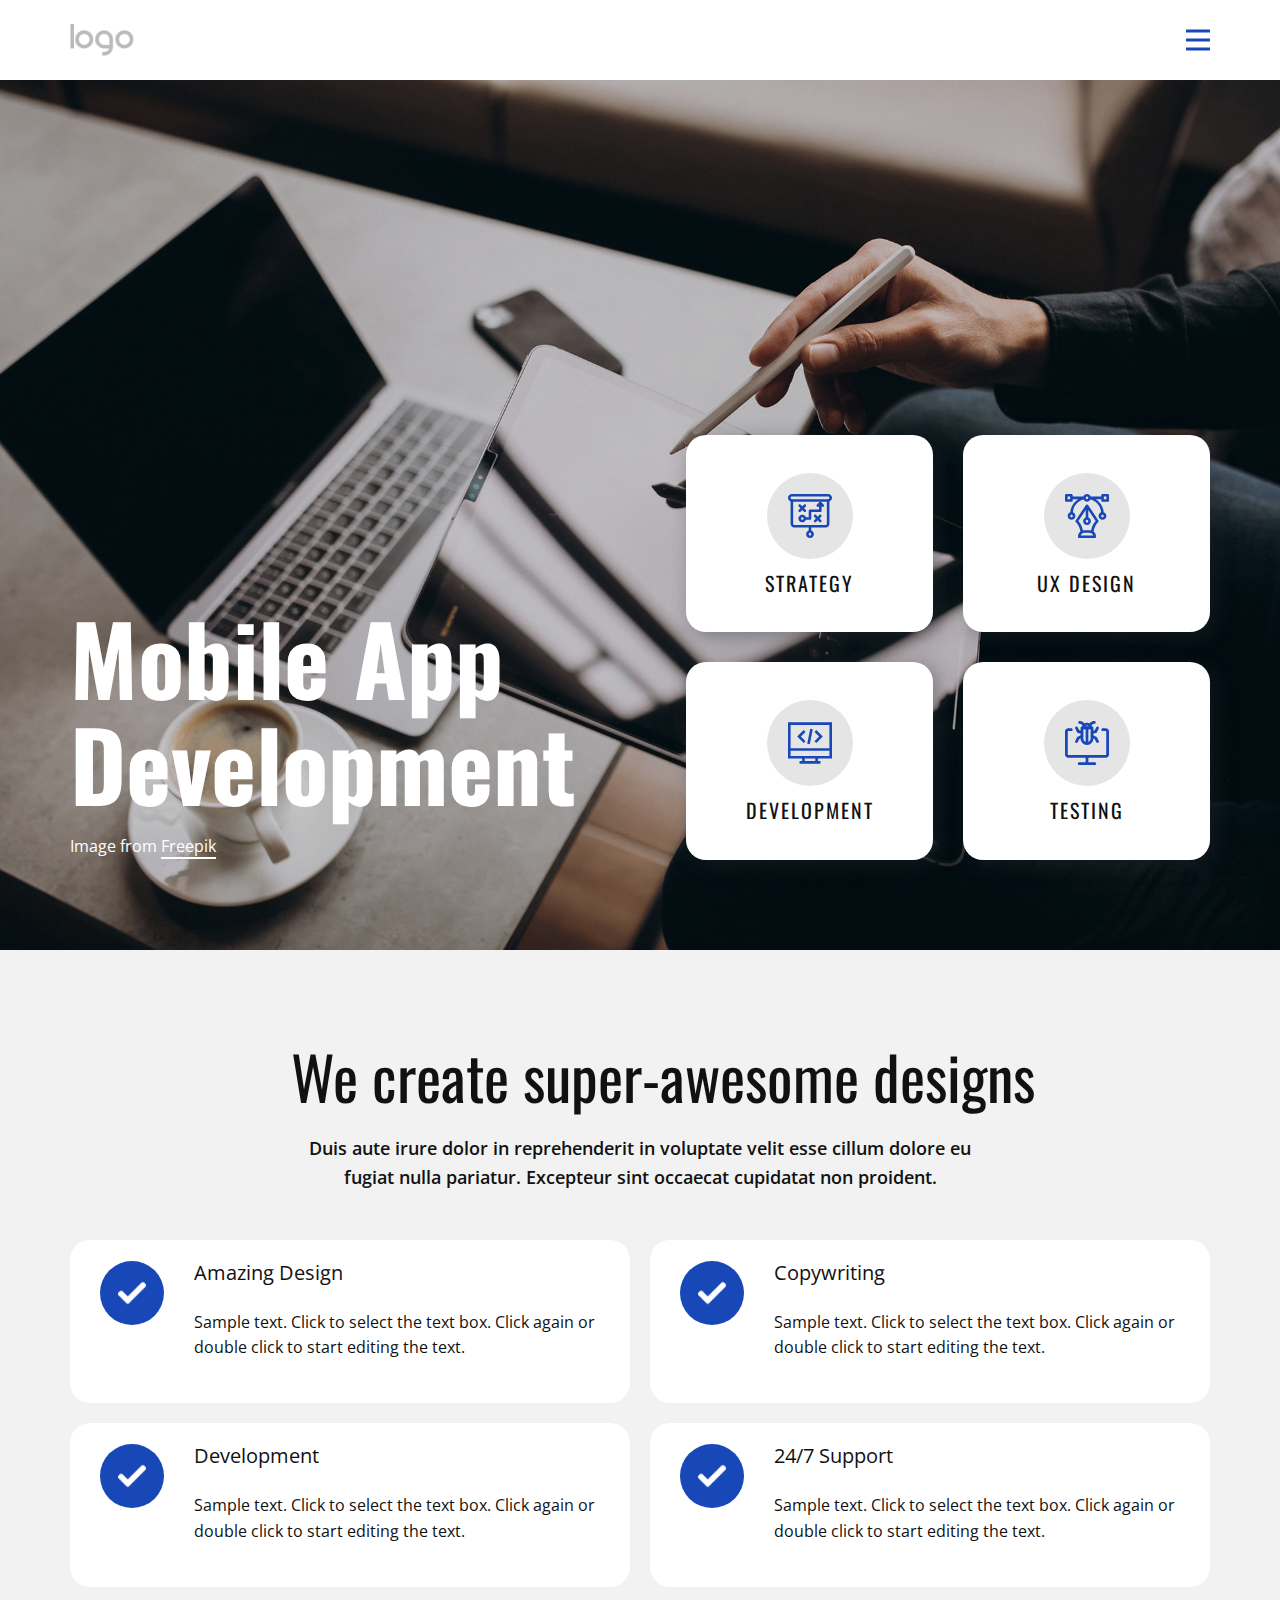
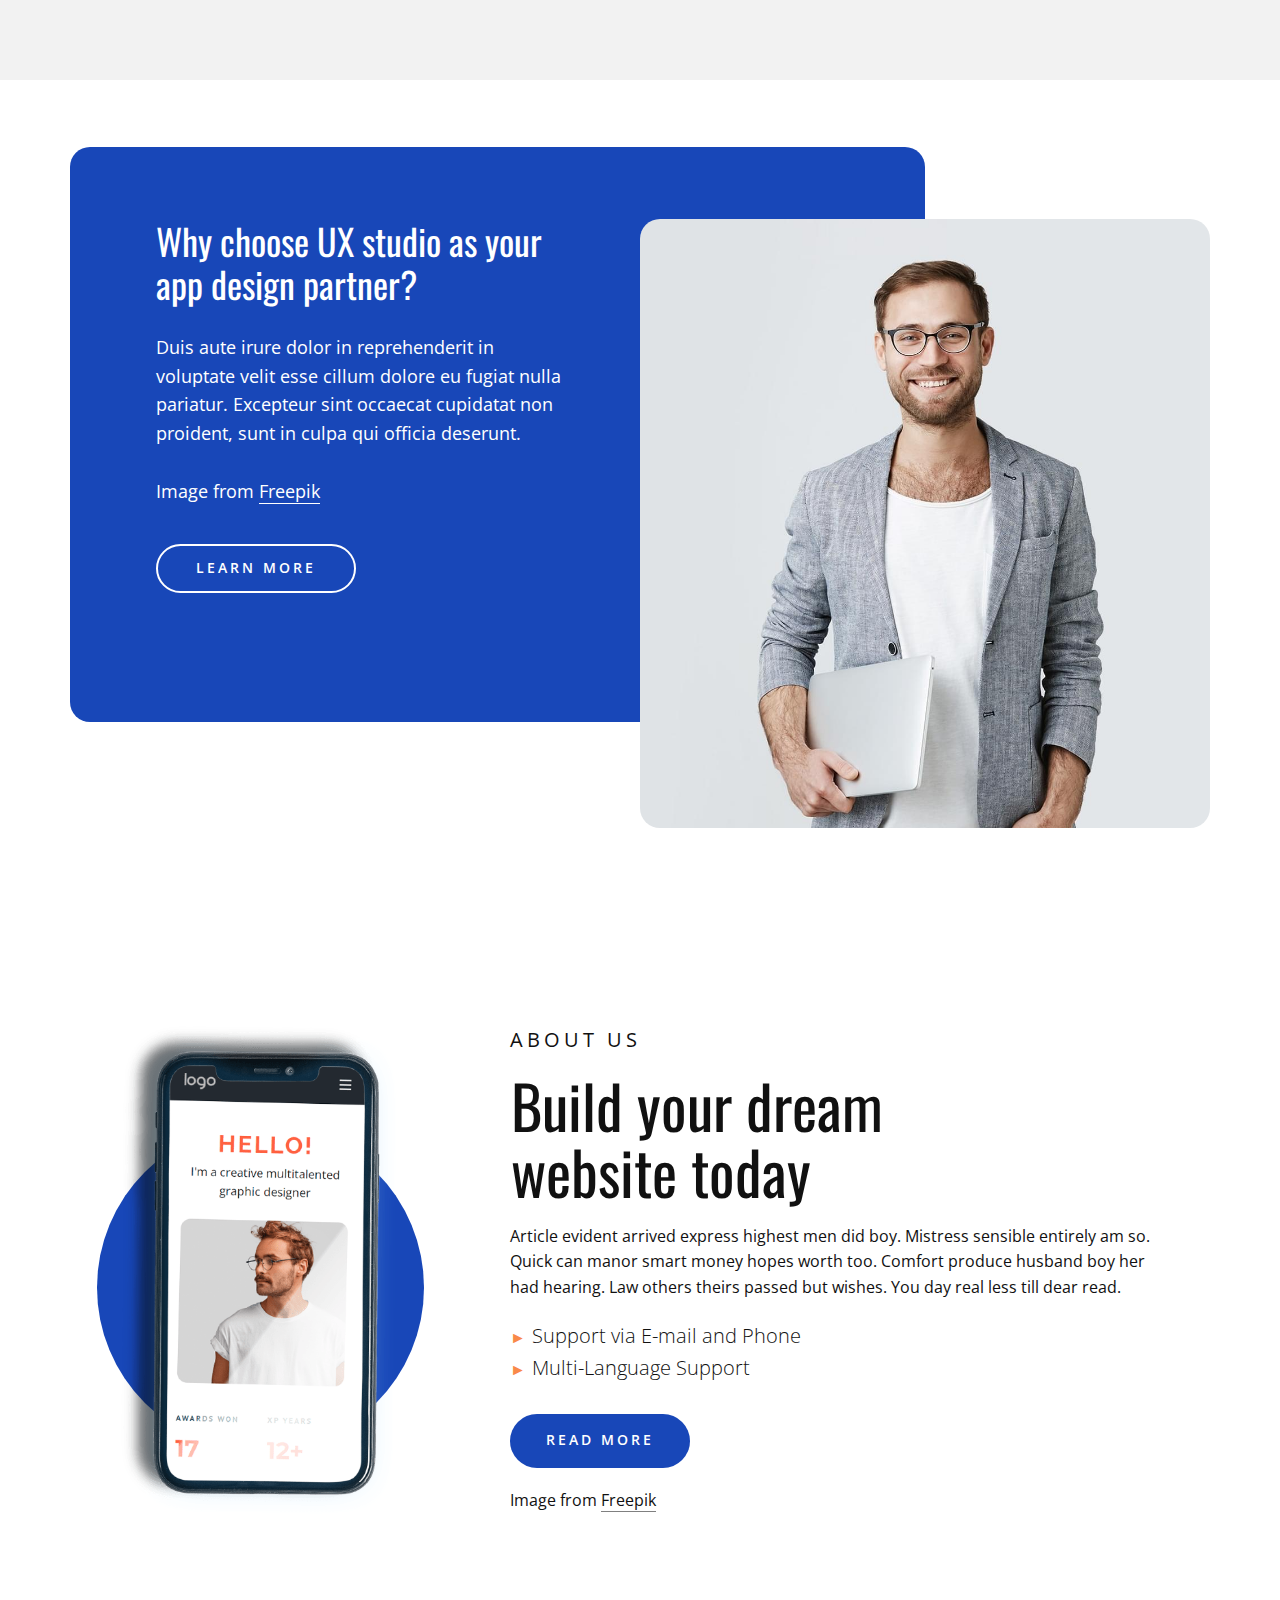
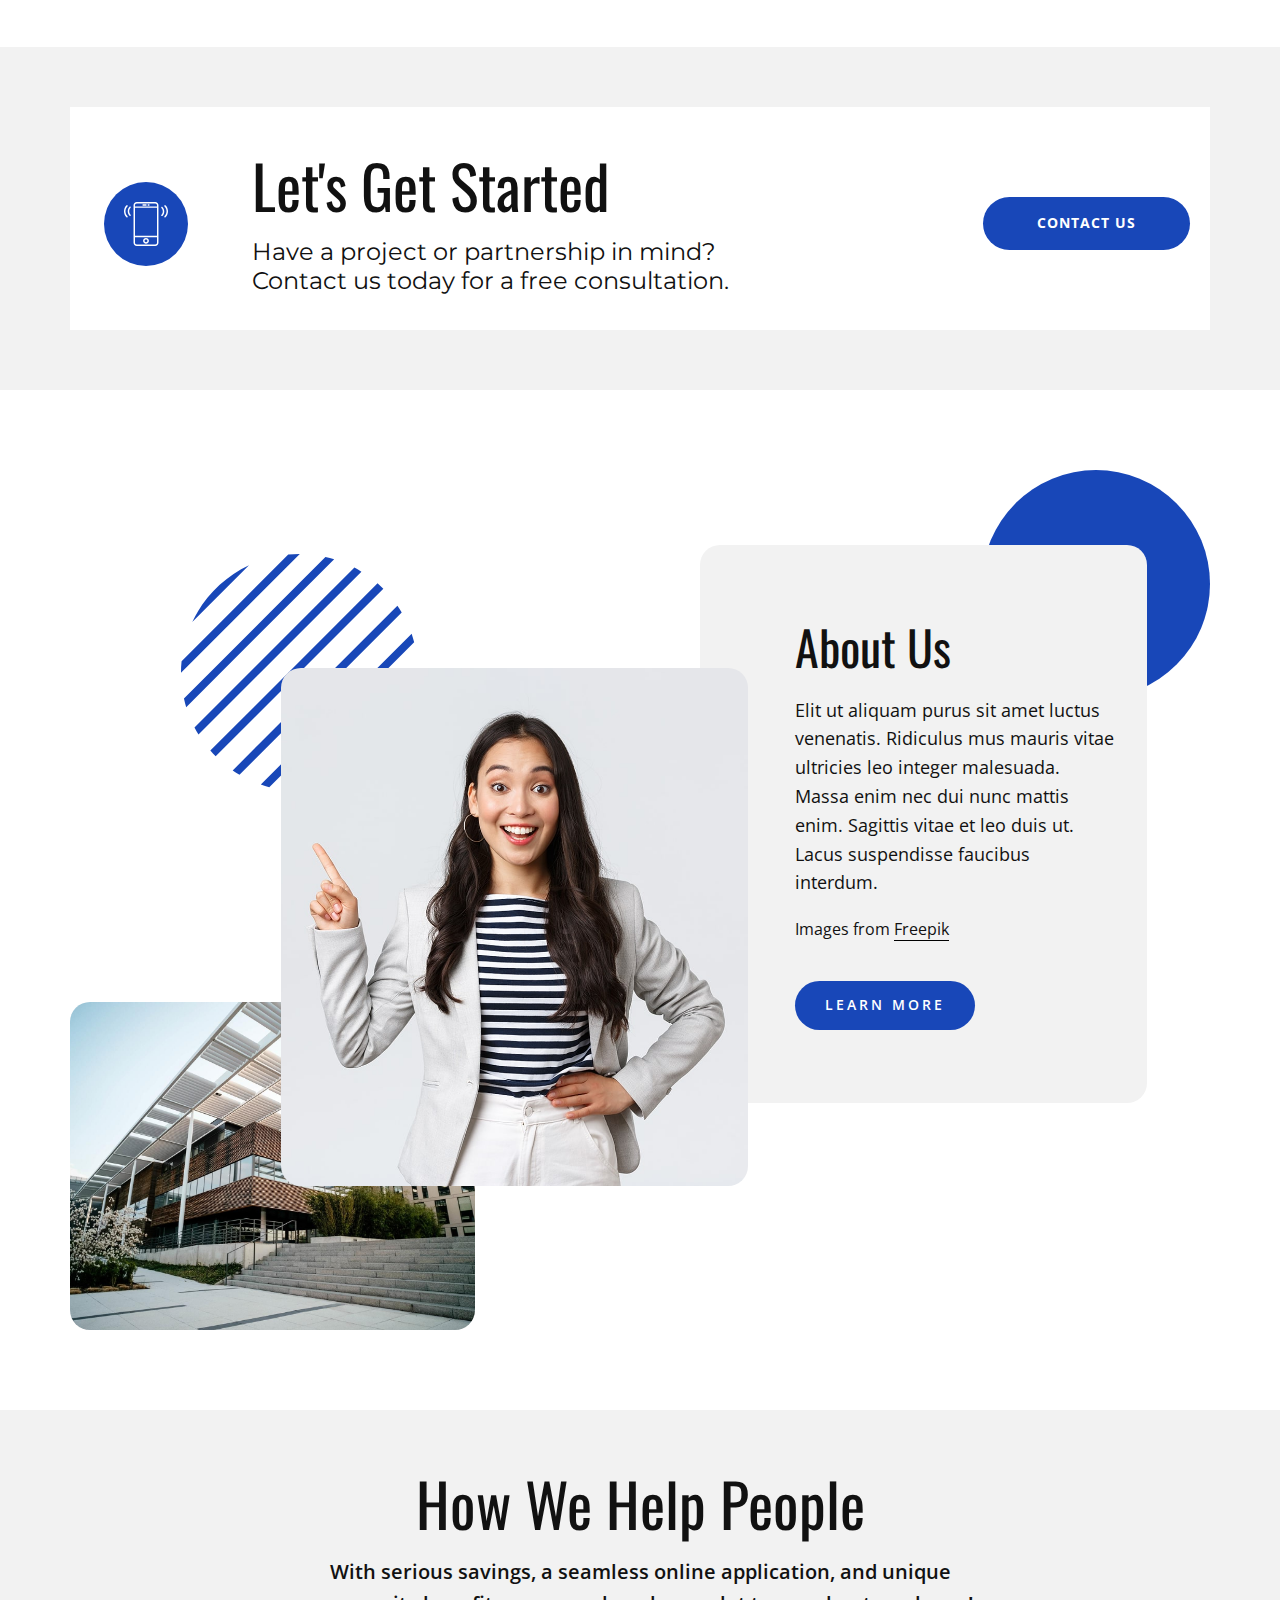
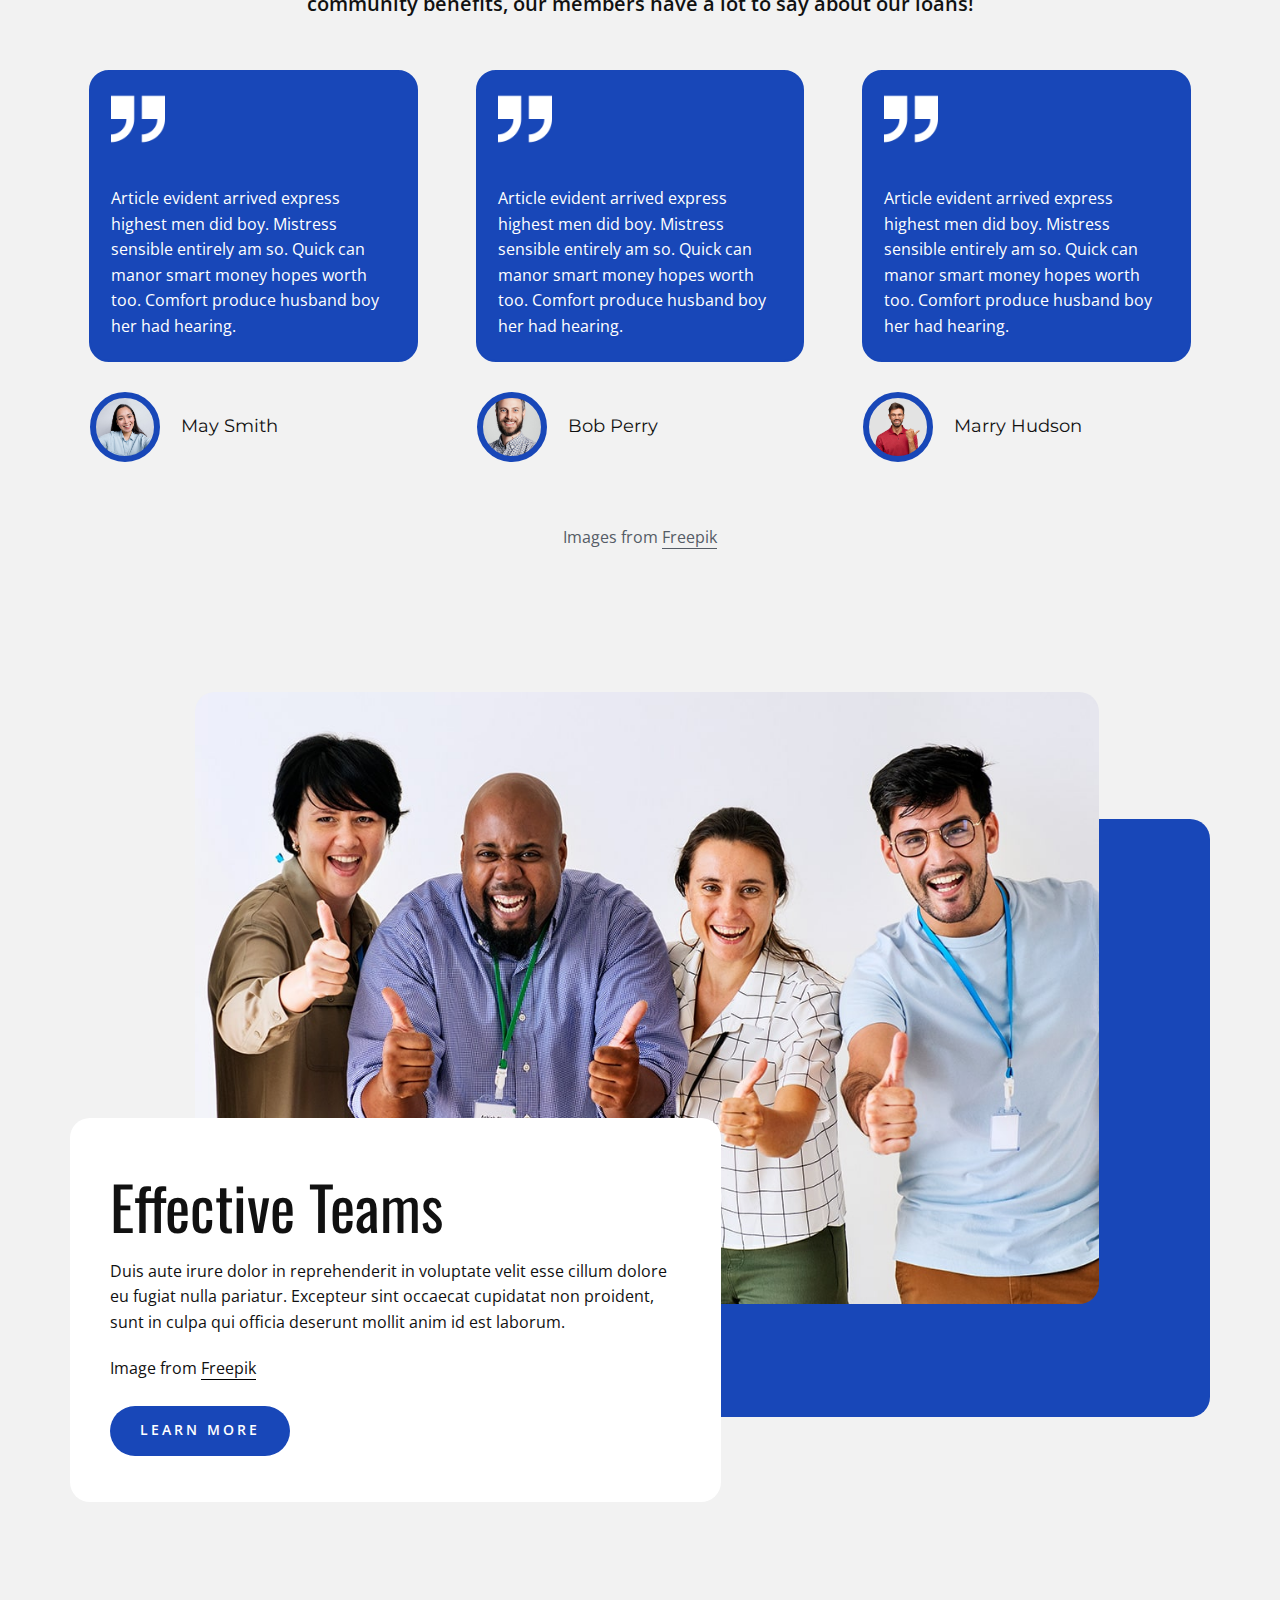
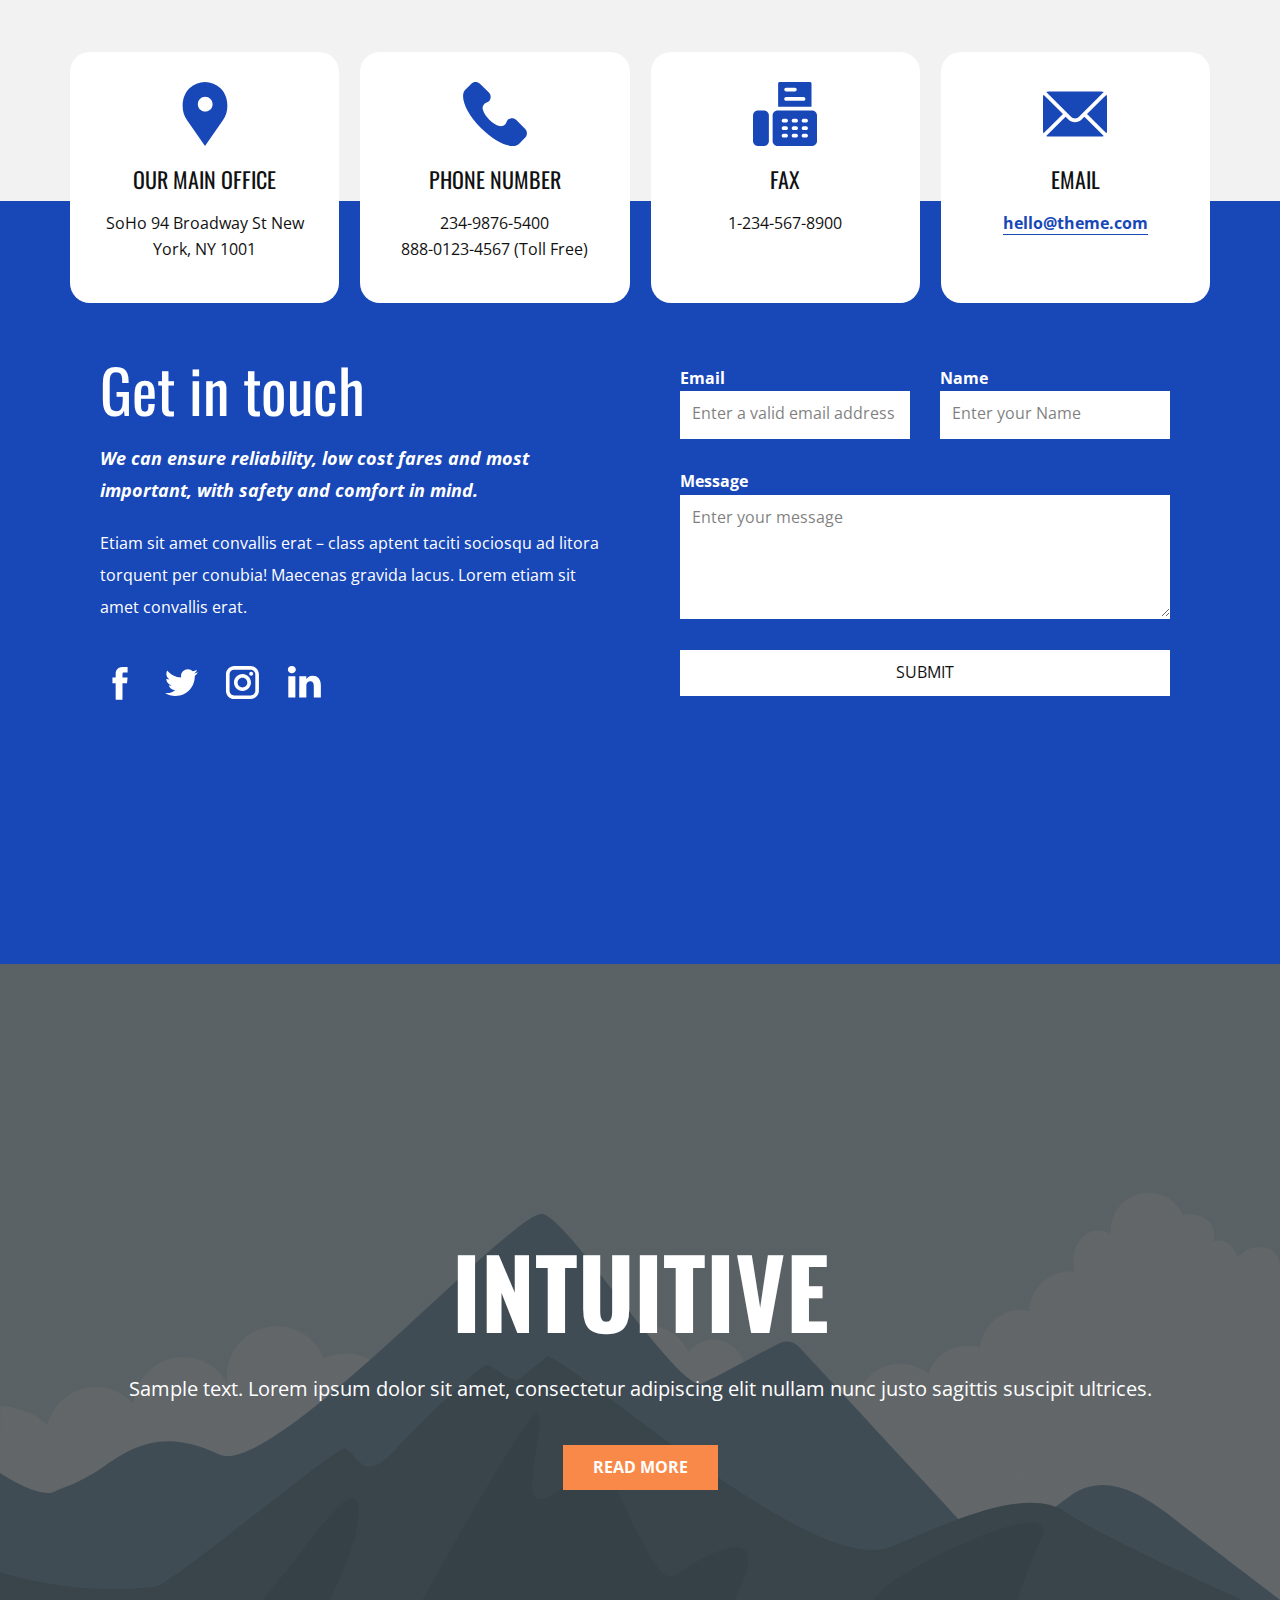
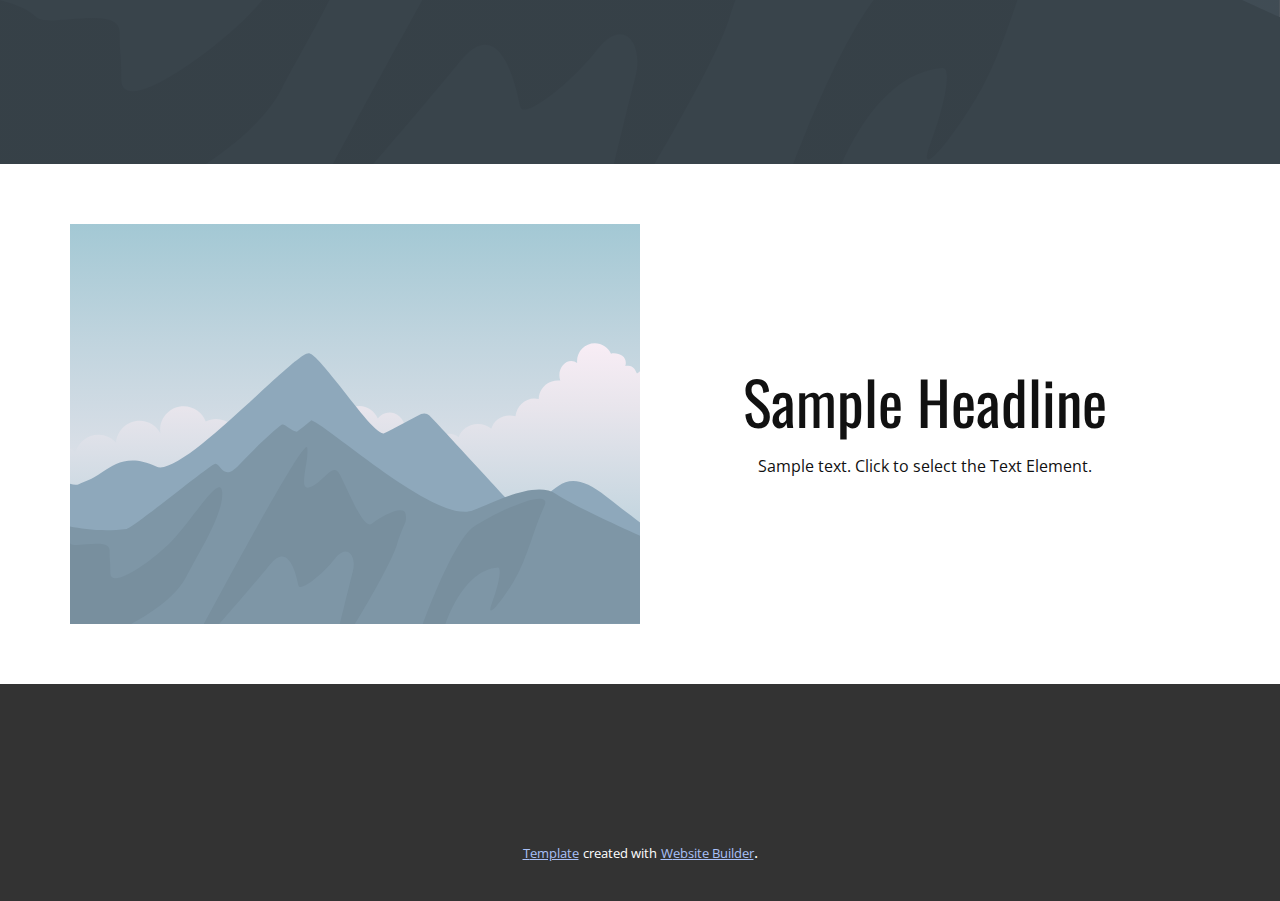
<file: frontend/html/WebSite5271632/index.html>
<!DOCTYPE html>
<html style="font-size: 16px;" lang="en"><head>
    <meta name="viewport" content="width=device-width, initial-scale=1.0">
    <meta charset="utf-8">
    <meta name="keywords" content="Mobile App Development">
    <meta name="description" content="">
    <title>home 1</title>
    <link rel="stylesheet" href="nicepage.css" media="screen">
<link rel="stylesheet" href="home-1.css" media="screen">
    <script class="u-script" type="text/javascript" src="jquery-1.9.1.min.js" defer=""></script>
    <script class="u-script" type="text/javascript" src="nicepage.js" defer=""></script>
    <meta name="generator" content="Nicepage 5.12.9, nicepage.com">
    <meta name="referrer" content="origin">
    <link id="u-theme-google-font" rel="stylesheet" href="https://fonts.googleapis.com/css?family=Oswald:200,300,400,500,600,700|Open+Sans:300,300i,400,400i,500,500i,600,600i,700,700i,800,800i">
    <link id="u-page-google-font" rel="stylesheet" href="https://fonts.googleapis.com/css?family=Oswald:200,300,400,500,600,700|Montserrat:100,100i,200,200i,300,300i,400,400i,500,500i,600,600i,700,700i,800,800i,900,900i">
    
    
    
    
    
    
    
    
    
    
    
    
    <script type="application/ld+json">{
		"@context": "http://schema.org",
		"@type": "Organization",
		"name": "",
		"url": "/",
		"logo": "images/default-logo.png"
}</script>
    <meta name="theme-color" content="#1847b8">
    <meta property="og:title" content="home 1">
    <meta property="og:type" content="website">
    <link rel="canonical" href="/">
  <meta data-intl-tel-input-cdn-path="intlTelInput/"></head>
  <body data-home-page="https://website5271632.nicepage.io/home-1.html?version=c1f52ab0-ce0e-4ed8-a999-59a5ec759a90" data-home-page-title="home 1" class="u-body u-xl-mode" data-lang="en"><header class="u-clearfix u-header u-header" id="sec-8ac9"><div class="u-clearfix u-sheet u-valign-middle u-sheet-1">
        <a href="https://nicepage.com" class="u-image u-logo u-image-1">
          <img src="images/default-logo.png" class="u-logo-image u-logo-image-1">
        </a>
        <nav class="u-menu u-menu-hamburger u-offcanvas u-menu-1" data-responsive-from="XL">
          <div class="menu-collapse" style="font-size: 1rem; letter-spacing: 0px; font-weight: 700; text-transform: uppercase;">
            <a class="u-button-style u-custom-border u-custom-border-color u-custom-borders u-custom-left-right-menu-spacing u-custom-padding-bottom u-custom-text-active-color u-custom-text-color u-custom-text-hover-color u-custom-top-bottom-menu-spacing u-nav-link u-text-active-palette-1-base u-text-hover-palette-2-base u-text-palette-1-base" href="#">
              <svg class="u-svg-link" viewBox="0 0 24 24"><use xlink:href="#menu-hamburger"></use></svg>
              <svg class="u-svg-content" version="1.1" id="menu-hamburger" viewBox="0 0 16 16" x="0px" y="0px" xmlns:xlink="http://www.w3.org/1999/xlink" xmlns="http://www.w3.org/2000/svg"><g><rect y="1" width="16" height="2"></rect><rect y="7" width="16" height="2"></rect><rect y="13" width="16" height="2"></rect>
</g></svg>
            </a>
          </div>
          <div class="u-custom-menu u-nav-container">
            <ul class="u-nav u-spacing-20 u-unstyled u-nav-1"><li class="u-nav-item"><a class="u-button-style u-nav-link u-text-active-palette-1-base u-text-grey-90 u-text-hover-palette-1-base" href="#" style="padding: 10px;">home</a>
</li></ul>
          </div>
          <div class="u-custom-menu u-nav-container-collapse">
            <div class="u-black u-container-style u-inner-container-layout u-opacity u-opacity-95 u-sidenav">
              <div class="u-inner-container-layout u-sidenav-overflow">
                <div class="u-menu-close"></div>
                <ul class="u-align-center u-nav u-popupmenu-items u-unstyled u-nav-2"><li class="u-nav-item"><a class="u-button-style u-nav-link" href="#">home</a>
</li></ul>
              </div>
            </div>
            <div class="u-black u-menu-overlay u-opacity u-opacity-70"></div>
          </div>
        </nav>
      </div></header> 
    <section class="u-align-right u-clearfix u-image u-shading u-section-1" id="sec-2e45">
      <div class="u-clearfix u-sheet u-sheet-1">
        <h1 class="u-align-left u-custom-font u-font-oswald u-text u-text-body-alt-color u-text-1">Mobile App Development</h1>
        <p class="u-align-left u-text u-text-body-alt-color u-text-2">Image from <a href="https://www.freepik.com/photos/business" class="u-border-2 u-border-no-left u-border-no-right u-border-no-top u-border-white u-btn u-button-link u-button-style u-none u-text-body-alt-color u-btn-1">Freepik</a>
        </p>
        <div class="u-list u-list-1">
          <div class="u-repeater u-repeater-1">
            <div class="u-align-center u-container-style u-list-item u-radius-20 u-repeater-item u-shape-round u-video-cover u-white u-list-item-1">
              <div class="u-container-layout u-similar-container u-valign-middle u-container-layout-1"><span class="u-grey-10 u-icon u-icon-circle u-text-palette-1-base u-icon-1"><svg class="u-svg-link" preserveAspectRatio="xMidYMin slice" viewBox="0 0 512 512" style=""><use xlink:href="#svg-d293"></use></svg><svg class="u-svg-content" viewBox="0 0 512 512" x="0px" y="0px" id="svg-d293" style="enable-background:new 0 0 512 512;"><g><g><path d="M386.607,304.394L367.213,285l19.393-19.393c5.859-5.858,5.859-15.356,0-21.214c-5.857-5.858-15.355-5.858-21.213,0    L346,263.787l-19.394-19.394c-5.857-5.858-15.355-5.858-21.213,0c-5.858,5.858-5.858,15.355,0,21.213L324.787,285l-19.393,19.393    c-5.858,5.858-5.858,15.355,0,21.213c5.857,5.857,15.355,5.858,21.213,0L346,306.213l19.394,19.394    c5.857,5.857,15.355,5.858,21.213,0C392.465,319.749,392.465,310.252,386.607,304.394z"></path>
</g>
</g><g><g><path d="M206.607,184.394L187.213,165l19.393-19.393c5.858-5.858,5.858-15.355,0-21.213c-5.857-5.858-15.355-5.858-21.213,0    L166,143.787l-19.394-19.394c-5.857-5.858-15.355-5.858-21.213,0c-5.858,5.858-5.858,15.355,0,21.213L144.787,165l-19.393,19.393    c-5.859,5.858-5.859,15.356,0,21.214c5.857,5.857,15.355,5.858,21.213,0L166,186.213l19.394,19.394    c5.857,5.857,15.355,5.858,21.213,0C212.465,199.749,212.465,190.252,206.607,184.394z"></path>
</g>
</g><g><g><path d="M416.606,124.394l-30-30c-0.029-0.029-0.06-0.052-0.089-0.081c-5.916-5.822-15.373-5.668-21.124,0.081l-30,30    c-5.858,5.858-5.858,15.355,0,21.213c5.857,5.858,15.355,5.858,21.213,0l4.394-4.394V180H256c-8.284,0-15,6.716-15,15v75h-32.58    c-6.192-17.459-22.865-30-42.42-30c-24.813,0-45,20.187-45,45s20.187,45,45,45c19.555,0,36.228-12.541,42.42-30H256    c8.284,0,15-6.716,15-15v-75h105c8.284,0,15-6.716,15-15v-53.787l4.394,4.394C398.322,148.535,402.161,150,406,150    s7.678-1.465,10.606-4.393C422.464,139.749,422.464,130.252,416.606,124.394z M166,300c-8.271,0-15-6.729-15-15s6.729-15,15-15    s15,6.729,15,15S174.271,300,166,300z"></path>
</g>
</g><g><g><path d="M467,0H45C20.187,0,0,20.187,0,45c0,19.555,12.541,36.228,30,42.42V345c0,24.813,20.187,45,45,45h166v34.58    c-17.459,6.192-30,22.865-30,42.42c0,24.813,20.187,45,45,45s45-20.187,45-45c0-19.555-12.541-36.228-30-42.42V390h166    c24.813,0,45-20.187,45-45V87.42c17.459-6.192,30-22.865,30-42.42C512,20.187,491.813,0,467,0z M256,482c-8.271,0-15-6.729-15-15    s6.729-15,15-15s15,6.729,15,15S264.271,482,256,482z M452,345c0,8.271-6.729,15-15,15H75c-8.271,0-15-6.729-15-15V90h392V345z     M467,60H45c-8.271,0-15-6.729-15-15s6.729-15,15-15h422c8.271,0,15,6.729,15,15S475.271,60,467,60z"></path>
</g>
</g></svg></span>
                <h4 class="u-text u-text-3">strategy</h4>
              </div>
            </div>
            <div class="u-align-center u-container-style u-list-item u-radius-20 u-repeater-item u-shape-round u-video-cover u-white u-list-item-2">
              <div class="u-container-layout u-similar-container u-valign-middle u-container-layout-2"><span class="u-grey-10 u-icon u-icon-circle u-text-palette-1-base u-icon-2"><svg class="u-svg-link" preserveAspectRatio="xMidYMin slice" viewBox="0 0 512 512" style=""><use xlink:href="#svg-ddc0"></use></svg><svg class="u-svg-content" viewBox="0 0 512 512" x="0px" y="0px" id="svg-ddc0" style="enable-background:new 0 0 512 512;"><g><g><path d="M497,0h-60c-8.284,0-15,6.716-15,15v15H298.42C292.228,12.542,275.555,0,256,0s-36.228,12.542-42.42,30H90V15    c0-8.284-6.716-15-15-15H15C6.716,0,0,6.716,0,15v60c0,8.284,6.716,15,15,15h60c8.284,0,15-6.716,15-15V59.8h62.377    c-54.116,34.274-87.012,92.175-90.969,153.642C43.738,219.518,31,236.294,31,256c0,24.813,20.187,45,45,45s45-20.187,45-45    c0-19.38-12.315-35.938-29.53-42.26c5.326-70.647,56.198-131.494,124.226-148.758C223.07,79.794,238.361,90,256,90    c17.639,0,32.93-10.206,40.304-25.017c68.029,17.264,118.9,78.111,124.226,148.758C403.315,220.062,391,236.62,391,256    c0,24.813,20.187,45,45,45s45-20.187,45-45c0-19.706-12.738-36.482-30.408-42.558C446.627,151.852,413.633,94.207,359.623,60H422    v15c0,8.284,6.716,15,15,15h60c8.284,0,15-6.716,15-15V15C512,6.716,505.284,0,497,0z M60,60H30V30h30V60z M76,271    c-8.271,0-15-6.729-15-15s6.729-15,15-15s15,6.729,15,15S84.271,271,76,271z M256,60c-8.271,0-15-6.729-15-15s6.729-15,15-15    s15,6.729,15,15S264.271,60,256,60z M436,241c8.271,0,15,6.729,15,15s-6.729,15-15,15s-15-6.729-15-15S427.729,241,436,241z     M482,60h-30V30h30V60z"></path>
</g>
</g><g><g><path d="M388.48,307.679l-120-179.999c-0.004-0.006-0.009-0.012-0.013-0.019c-0.043-0.064-0.09-0.125-0.134-0.188    c-0.206-0.299-0.423-0.587-0.649-0.868c-6.321-7.854-18.357-7.324-24.017,0.868c-0.044,0.063-0.091,0.124-0.134,0.188    c-0.004,0.007-0.009,0.012-0.013,0.019l-120,180c-3.967,5.949-3.182,13.871,1.874,18.927    c29.927,29.927,48.975,69.047,54.164,110.901c-2.329,1.883-4.578,3.899-6.71,6.081C158.759,458.001,151,476.97,151,497    c0,8.284,6.716,15,15,15h180c8.284,0,15-6.716,15-15c0-20.03-7.759-38.999-21.847-53.412c-2.133-2.182-4.381-4.198-6.711-6.081    c5.188-41.856,24.236-80.976,54.163-110.9C391.662,321.551,392.447,313.628,388.48,307.679z M256,301c8.271,0,15,6.729,15,15    s-6.729,15-15,15s-15-6.729-15-15S247.729,301,256,301z M183.558,482c6.241-17.833,23.159-31,42.442-31h60    c19.283,0,36.201,13.167,42.442,31H183.558z M304.245,423.283C298.345,421.777,292.229,421,286,421h-60    c-6.229,0-12.345,0.777-18.245,2.284c-7.02-40.429-25.251-78.221-52.65-108.899L241,185.542v88.039    c-17.459,6.192-30,22.865-30,42.42c0,24.813,20.187,45,45,45s45-20.187,45-45c0-19.555-12.541-36.228-30-42.42v-88.039    l85.896,128.843C329.496,345.06,311.264,382.853,304.245,423.283z"></path>
</g>
</g></svg></span>
                <h4 class="u-text u-text-4">ux Design</h4>
              </div>
            </div>
            <div class="u-align-center u-container-style u-list-item u-radius-20 u-repeater-item u-shape-round u-video-cover u-white u-list-item-3">
              <div class="u-container-layout u-similar-container u-valign-middle u-container-layout-3"><span class="u-grey-10 u-icon u-icon-circle u-text-palette-1-base u-icon-3"><svg class="u-svg-link" preserveAspectRatio="xMidYMin slice" viewBox="0 0 512 512" style=""><use xlink:href="#svg-ce99"></use></svg><svg class="u-svg-content" viewBox="0 0 512 512" x="0px" y="0px" id="svg-ce99" style="enable-background:new 0 0 512 512;"><g><g><path d="M0,15.845v420.259h164.332v30.049h-30.036v30.001h243.407v-30.001h-30.036v-30.049H512V15.845H0z M317.665,466.153    H194.334v-30.049h123.332V466.153z M481.999,406.103H30.001v-60.075h451.997V406.103z M481.999,316.027H30.001V45.847h451.997    V316.027z"></path>
</g>
</g><g><g><polygon points="203.943,126.712 182.729,105.498 107.29,180.937 182.729,256.375 203.943,235.161 149.718,180.937   "></polygon>
</g>
</g><g><g><polygon points="329.271,105.498 308.057,126.712 362.282,180.937 308.057,235.161 329.271,256.375 404.709,180.937   "></polygon>
</g>
</g><g><g><rect x="166.742" y="165.947" transform="matrix(0.1951 -0.9808 0.9808 0.1951 28.5815 396.7237)" width="178.511" height="30.002"></rect>
</g>
</g></svg></span>
                <h4 class="u-text u-text-5">development</h4>
              </div>
            </div>
            <div class="u-align-center u-container-style u-list-item u-radius-20 u-repeater-item u-shape-round u-video-cover u-white u-list-item-4">
              <div class="u-container-layout u-similar-container u-valign-middle u-container-layout-4"><span class="u-grey-10 u-icon u-icon-circle u-text-palette-1-base u-icon-4"><svg class="u-svg-link" preserveAspectRatio="xMidYMin slice" viewBox="0 0 24 24" style=""><use xlink:href="#svg-4417"></use></svg><svg class="u-svg-content" viewBox="0 0 24 24" id="svg-4417"><path d="m22.25 20h-20.5c-.965 0-1.75-.785-1.75-1.75v-12.5c0-.965.785-1.75 1.75-1.75h1.68c.414 0 .75.336.75.75s-.336.75-.75.75h-1.68c-.136 0-.25.114-.25.25v12.5c0 .136.114.25.25.25h20.5c.136 0 .25-.114.25-.25v-12.5c0-.136-.114-.25-.25-.25h-1.68c-.414 0-.75-.336-.75-.75s.336-.75.75-.75h1.68c.965 0 1.75.785 1.75 1.75v12.5c0 .965-.785 1.75-1.75 1.75z"></path><path d="m16.25 24h-8.5c-.414 0-.75-.336-.75-.75s.336-.75.75-.75h8.5c.414 0 .75.336.75.75s-.336.75-.75.75z"></path><path d="m12 24c-.414 0-.75-.336-.75-.75v-4c0-.414.336-.75.75-.75s.75.336.75.75v4c0 .414-.336.75-.75.75z"></path><path d="m14 4.5h-4c-.414 0-.75-.336-.75-.75 0-1.517 1.233-2.75 2.75-2.75s2.75 1.233 2.75 2.75c0 .414-.336.75-.75.75zm-3-1.5h2c-.229-.304-.591-.5-1-.5s-.771.196-1 .5z"></path><path d="m13.601 3.3c-.069 0-.139-.01-.208-.029-.398-.115-.628-.53-.513-.929.397-1.379 1.68-2.342 3.12-2.342.414 0 .75.336.75.75s-.336.75-.75.75c-.775 0-1.466.518-1.679 1.258-.095.328-.395.542-.72.542z"></path><path d="m10.399 3.3c-.326 0-.625-.214-.72-.542-.213-.74-.904-1.258-1.679-1.258-.414 0-.75-.336-.75-.75s.336-.75.75-.75c1.44 0 2.723.963 3.121 2.342.115.398-.115.813-.513.929-.07.019-.14.029-.209.029z"></path><path d="m14.75 7c-.336 0-.642-.228-.727-.568-.101-.401.144-.809.545-.909l1.666-.416.846-1.691c.186-.371.636-.521 1.006-.336.371.186.521.636.335 1.006l-1 2c-.098.196-.276.34-.489.393l-2 .5c-.061.014-.122.021-.182.021z"></path><path d="m17.75 12c-.275 0-.54-.151-.671-.415l-.886-1.771-1.771-.858c-.373-.181-.528-.629-.348-1.002s.629-.527 1.002-.348l2 .97c.149.072.27.191.344.34l1 2c.185.37.035.82-.335 1.006-.107.053-.222.078-.335.078z"></path><path d="m9.25 7c-.06 0-.121-.007-.182-.022l-2-.5c-.213-.053-.391-.197-.489-.393l-1-2c-.185-.37-.035-.82.335-1.006.372-.185.821-.035 1.006.336l.846 1.691 1.666.416c.402.101.646.508.545.909-.084.341-.391.569-.727.569z"></path><path d="m6.25 12c-.113 0-.227-.025-.335-.079-.371-.186-.521-.636-.335-1.006l1-2c.074-.148.195-.268.344-.34l2-.97c.372-.178.821-.025 1.001.348.181.373.025.821-.348 1.002l-1.77.858-.886 1.771c-.131.265-.397.416-.671.416z"></path><path d="m12 13c-1.93 0-3.5-1.57-3.5-3.5v-5.75c0-.414.336-.75.75-.75h5.5c.414 0 .75.336.75.75v5.75c0 1.93-1.57 3.5-3.5 3.5zm-2-8.5v5c0 1.103.897 2 2 2s2-.897 2-2v-5z"></path><path d="m12 13c-.414 0-.75-.336-.75-.75v-8.5c0-.414.336-.75.75-.75s.75.336.75.75v8.5c0 .414-.336.75-.75.75z"></path></svg></span>
                <h4 class="u-text u-text-6">testing</h4>
              </div>
            </div>
          </div>
        </div>
      </div>
    </section>
    <section class="u-align-center-lg u-align-center-md u-align-center-xl u-align-left-sm u-align-left-xs u-clearfix u-grey-5 u-section-2" id="carousel_e8ef">
      <div class="u-clearfix u-sheet u-valign-middle u-sheet-1">
        <h2 class="u-text u-text-1"> We create super-awesome designs</h2>
        <p class="u-text u-text-2"> Duis aute irure dolor in reprehenderit in voluptate velit esse cillum dolore eu fugiat nulla pariatur. Excepteur sint occaecat cupidatat non proident. </p>
        <div class="u-expanded-width u-list u-list-1">
          <div class="u-repeater u-repeater-1">
            <div class="u-align-left u-container-style u-list-item u-radius-20 u-repeater-item u-shape-round u-white u-list-item-1">
              <div class="u-container-layout u-similar-container u-container-layout-1"><span class="u-file-icon u-icon u-icon-circle u-palette-1-base u-text-white u-icon-1"><img src="images/1828743-b773816f.png" alt=""></span>
                <h5 class="u-custom-font u-text u-text-font u-text-3">Amazing Design</h5>
                <p class="u-text u-text-4">Sample text. Click to select the text box. Click again or double click to start editing the text.</p>
              </div>
            </div>
            <div class="u-align-left u-container-style u-list-item u-radius-20 u-repeater-item u-shape-round u-white u-list-item-2">
              <div class="u-container-layout u-similar-container u-container-layout-2"><span class="u-file-icon u-icon u-icon-circle u-palette-1-base u-text-white u-icon-2"><img src="images/1828743-b773816f.png" alt=""></span>
                <h5 class="u-custom-font u-text u-text-font u-text-5">Copywriting</h5>
                <p class="u-text u-text-6">Sample text. Click to select the text box. Click again or double click to start editing the text.</p>
              </div>
            </div>
            <div class="u-align-left u-container-style u-list-item u-radius-20 u-repeater-item u-shape-round u-white u-list-item-3">
              <div class="u-container-layout u-similar-container u-container-layout-3"><span class="u-file-icon u-icon u-icon-circle u-palette-1-base u-text-white u-icon-3"><img src="images/1828743-b773816f.png" alt=""></span>
                <h5 class="u-custom-font u-text u-text-font u-text-7">Development</h5>
                <p class="u-text u-text-8">Sample text. Click to select the text box. Click again or double click to start editing the text.</p>
              </div>
            </div>
            <div class="u-align-left u-container-style u-list-item u-radius-20 u-repeater-item u-shape-round u-white u-list-item-4">
              <div class="u-container-layout u-similar-container u-container-layout-4"><span class="u-file-icon u-icon u-icon-circle u-palette-1-base u-text-white u-icon-4"><img src="images/1828743-b773816f.png" alt=""></span>
                <h5 class="u-custom-font u-text u-text-font u-text-9">24/7 Support</h5>
                <p class="u-text u-text-10">Sample text. Click to select the text box. Click again or double click to start editing the text.</p>
              </div>
            </div>
          </div>
        </div>
      </div>
    </section>
    <section class="u-clearfix u-section-3" id="carousel_e34a">
      <div class="u-clearfix u-sheet u-valign-middle-md u-valign-middle-sm u-valign-middle-xl u-valign-middle-xs u-sheet-1">
        <div class="u-expanded-width-md u-expanded-width-sm u-expanded-width-xs u-palette-1-base u-radius-20 u-shape u-shape-round u-shape-1"></div>
        <img class="u-image u-image-round u-radius-20 u-image-1" src="images/vvv.jpg" data-image-width="1139" data-image-height="1080">
        <div class="u-container-style u-group u-group-1">
          <div class="u-container-layout u-valign-top u-container-layout-1">
            <h3 class="u-text u-text-body-alt-color u-text-default u-text-1"> Why choose UX studio as your app design partner?&nbsp;<br>
            </h3>
            <p class="u-text u-text-body-alt-color u-text-2">Duis aute irure dolor in reprehenderit in voluptate velit esse cillum dolore eu fugiat nulla pariatur. Excepteur sint occaecat cupidatat non proident, sunt in culpa qui officia deserunt.<br>
              <br>Image from <a href="https://www.freepik.com/photos/woman" class="u-border-1 u-border-no-left u-border-no-right u-border-no-top u-border-white u-btn u-button-link u-button-style u-none u-text-body-alt-color u-btn-1">Freepik</a>
            </p>
            <a href="https://nicepage.com/c/team-html-templates" class="u-active-white u-border-2 u-border-white u-btn u-btn-round u-button-style u-hover-white u-none u-radius-50 u-btn-2">learn more</a>
          </div>
        </div>
      </div>
    </section>
    <section class="u-clearfix u-section-4" id="carousel_fd61">
      <div class="u-clearfix u-sheet u-valign-middle u-sheet-1">
        <div class="u-clearfix u-expanded-width u-layout-wrap u-layout-wrap-1">
          <div class="u-layout">
            <div class="u-layout-row">
              <div class="u-align-center u-container-style u-layout-cell u-size-20-lg u-size-20-xl u-size-28-md u-size-28-sm u-size-28-xs u-layout-cell-1">
                <div class="u-container-layout u-valign-middle-lg u-valign-middle-md u-valign-middle-sm u-valign-middle-xl u-container-layout-1">
                  <div class="u-expanded-width-xs u-palette-1-base u-preserve-proportions u-shape u-shape-circle u-shape-1">
                    <div class="u-preserve-proportions-child" style="padding-top: 100%;"></div>
                  </div>
                  <img class="u-image u-image-contain u-image-round u-radius-30 u-image-1" src="images/phone-2-min.png" alt="" data-image-width="406" data-image-height="718">
                </div>
              </div>
              <div class="u-align-left u-container-style u-layout-cell u-size-32-md u-size-32-sm u-size-32-xs u-size-40-lg u-size-40-xl u-layout-cell-2">
                <div class="u-container-layout u-valign-middle u-container-layout-2">
                  <h5 class="u-custom-font u-text u-text-font u-text-1">about us</h5>
                  <h2 class="u-text u-text-2"> Build your dream website today</h2>
                  <p class="u-text u-text-3"> Article evident arrived express highest men did boy. Mistress sensible entirely am so. Quick can manor smart money hopes worth too. Comfort produce husband boy her had hearing. Law others theirs passed but wishes. You day real less till dear read. </p>
                  <ul class="u-custom-list u-text u-text-default u-text-4">
                    <li>
                      <div class="u-list-icon u-text-palette-2-base">
                        <div xmlns="http://www.w3.org/2000/svg" xmlns:xlink="http://www.w3.org/1999/xlink" version="1.1" xml:space="preserve" class="u-svg-content">►</div>
                      </div> Support via E-mail and Phone
                    </li>
                    <li>
                      <div class="u-list-icon u-text-palette-2-base">
                        <div xmlns="http://www.w3.org/2000/svg" xmlns:xlink="http://www.w3.org/1999/xlink" version="1.1" xml:space="preserve" class="u-svg-content">►</div>
                      </div>Multi-Language Support
                    </li>
                  </ul>
                  <a href="https://nicepage.studio" class="u-active-black u-btn u-btn-round u-button-style u-hover-black u-palette-1-base u-radius-50 u-btn-1">read more</a>
                  <p class="u-text u-text-5">Image from <a href="https://www.freepik.com/psd/mockup" class="u-active-none u-border-1 u-border-active-grey-75 u-border-grey-50 u-border-hover-grey-75 u-border-no-left u-border-no-right u-border-no-top u-btn u-button-link u-button-style u-hover-none u-none u-text-body-color u-btn-2" target="_blank">Freepik</a>
                  </p>
                </div>
              </div>
            </div>
          </div>
        </div>
      </div>
    </section>
    <section class="u-clearfix u-grey-5 u-section-5" id="carousel_b522">
      <div class="u-clearfix u-sheet u-valign-middle u-sheet-1">
        <div class="u-clearfix u-expanded-width u-layout-wrap u-layout-wrap-1">
          <div class="u-layout">
            <div class="u-layout-row">
              <div class="u-align-center-sm u-align-center-xs u-align-left-md u-container-style u-layout-cell u-size-14-md u-size-14-sm u-size-14-xs u-size-8-lg u-size-8-xl u-white u-layout-cell-1">
                <div class="u-container-layout u-valign-middle u-container-layout-1"><span class="u-icon u-icon-circle u-palette-1-base u-text-white u-icon-1"><svg class="u-svg-link" preserveAspectRatio="xMidYMin slice" viewBox="0 0 60 60" style=""><use xlink:href="#svg-97b5"></use></svg><svg class="u-svg-content" viewBox="0 0 60 60" x="0px" y="0px" id="svg-97b5" style="enable-background:new 0 0 60 60;"><g><path d="M42.595,0H17.405C14.977,0,13,1.977,13,4.405v51.189C13,58.023,14.977,60,17.405,60h25.189C45.023,60,47,58.023,47,55.595
		V4.405C47,1.977,45.023,0,42.595,0z M15,8h30v38H15V8z M17.405,2h25.189C43.921,2,45,3.079,45,4.405V6H15V4.405
		C15,3.079,16.079,2,17.405,2z M42.595,58H17.405C16.079,58,15,56.921,15,55.595V48h30v7.595C45,56.921,43.921,58,42.595,58z"></path><path d="M30,49c-2.206,0-4,1.794-4,4s1.794,4,4,4s4-1.794,4-4S32.206,49,30,49z M30,55c-1.103,0-2-0.897-2-2s0.897-2,2-2
		s2,0.897,2,2S31.103,55,30,55z"></path><path d="M26,5h4c0.553,0,1-0.447,1-1s-0.447-1-1-1h-4c-0.553,0-1,0.447-1,1S25.447,5,26,5z"></path><path d="M33,5h1c0.553,0,1-0.447,1-1s-0.447-1-1-1h-1c-0.553,0-1,0.447-1,1S32.447,5,33,5z"></path><path d="M56.612,4.569c-0.391-0.391-1.023-0.391-1.414,0s-0.391,1.023,0,1.414c3.736,3.736,3.736,9.815,0,13.552
		c-0.391,0.391-0.391,1.023,0,1.414c0.195,0.195,0.451,0.293,0.707,0.293s0.512-0.098,0.707-0.293
		C61.128,16.434,61.128,9.085,56.612,4.569z"></path><path d="M52.401,6.845c-0.391-0.391-1.023-0.391-1.414,0s-0.391,1.023,0,1.414c1.237,1.237,1.918,2.885,1.918,4.639
		s-0.681,3.401-1.918,4.638c-0.391,0.391-0.391,1.023,0,1.414c0.195,0.195,0.451,0.293,0.707,0.293s0.512-0.098,0.707-0.293
		c1.615-1.614,2.504-3.764,2.504-6.052S54.017,8.459,52.401,6.845z"></path><path d="M4.802,5.983c0.391-0.391,0.391-1.023,0-1.414s-1.023-0.391-1.414,0c-4.516,4.516-4.516,11.864,0,16.38
		c0.195,0.195,0.451,0.293,0.707,0.293s0.512-0.098,0.707-0.293c0.391-0.391,0.391-1.023,0-1.414
		C1.065,15.799,1.065,9.72,4.802,5.983z"></path><path d="M9.013,6.569c-0.391-0.391-1.023-0.391-1.414,0c-1.615,1.614-2.504,3.764-2.504,6.052s0.889,4.438,2.504,6.053
		c0.195,0.195,0.451,0.293,0.707,0.293s0.512-0.098,0.707-0.293c0.391-0.391,0.391-1.023,0-1.414
		c-1.237-1.237-1.918-2.885-1.918-4.639S7.775,9.22,9.013,7.983C9.403,7.593,9.403,6.96,9.013,6.569z"></path>
</g></svg></span>
                </div>
              </div>
              <div class="u-align-center-sm u-align-center-xs u-container-style u-layout-cell u-size-35-lg u-size-39-xl u-size-46-md u-size-46-sm u-size-46-xs u-white u-layout-cell-2">
                <div class="u-container-layout u-valign-middle u-container-layout-2">
                  <h2 class="u-text u-text-default u-text-1"> Let's Get Started</h2>
                  <h6 class="u-custom-font u-font-montserrat u-text u-text-2"> Have a project or partnership in mind?<br>Contact us today for a free consultation.
                  </h6>
                </div>
              </div>
              <div class="u-align-center-lg u-align-center-sm u-align-center-xl u-align-center-xs u-align-left-md u-container-style u-layout-cell u-size-13-xl u-size-17-lg u-size-60-md u-size-60-sm u-size-60-xs u-white u-layout-cell-3">
                <div class="u-container-layout u-valign-middle u-container-layout-3">
                  <a href="https://nicepage.review" class="u-btn u-btn-round u-button-style u-hover-palette-1-light-1 u-palette-1-base u-radius-50 u-btn-1">Contact Us</a>
                </div>
              </div>
            </div>
          </div>
        </div>
      </div>
    </section>
    <section class="u-align-center-lg u-align-center-md u-align-center-sm u-align-center-xs u-clearfix u-section-6" id="sec-9e59">
      <div class="u-clearfix u-sheet u-valign-middle u-sheet-1">
        <img class="u-image u-image-round u-radius-20 u-image-1" src="images/ret-min.jpg" data-image-width="1600" data-image-height="1067">
        <div class="u-shape u-shape-svg u-text-palette-1-base u-shape-1">
          <svg class="u-svg-link" preserveAspectRatio="none" viewBox="0 0 160 160" style=""><use xlink:href="#svg-db78"></use></svg>
          <svg class="u-svg-content" viewBox="0 0 160 160" x="0px" y="0px" id="svg-db78"><path d="M114.3,152.3l38-38C144.4,130.9,130.9,144.4,114.3,152.3z M117.1,9.1l-108,108c0.8,1.6,1.7,3.2,2.7,4.8l110-110
	C120.3,10.9,118.7,10,117.1,9.1z M97.5,2L2,97.5c0.4,2,1,4,1.5,5.9l99.9-99.9C101.5,2.9,99.5,2.4,97.5,2z M80,160c2,0,4-0.1,5.9-0.2
	l73.9-73.9c0.1-2,0.2-3.9,0.2-5.9c0-0.6,0-1.2,0-1.9L78.1,160C78.8,160,79.4,160,80,160z M34.9,146.1c1.5,1,3,2,4.6,2.9L149,39.5
	c-0.9-1.6-1.9-3.1-2.9-4.6L34.9,146.1z M132.7,19.8L19.8,132.7c1.2,1.3,2.3,2.6,3.6,3.9L136.6,23.4C135.3,22.2,134,21,132.7,19.8z
	 M59.6,157.4l97.8-97.8c-0.5-1.9-1.1-3.8-1.7-5.7L53.9,155.6C55.8,156.3,57.7,156.9,59.6,157.4z M7.6,45.9L45.9,7.6
	C29.1,15.5,15.5,29.1,7.6,45.9z M80,0c-2.6,0-5.1,0.1-7.6,0.4l-72,72C0.1,74.9,0,77.4,0,80c0,0.1,0,0.2,0,0.2L80.2,0
	C80.2,0,80.1,0,80,0z"></path></svg>
        </div>
        <div class="u-palette-1-base u-shape u-shape-circle u-shape-2"></div>
        <div class="u-align-left u-container-style u-grey-5 u-group u-radius-20 u-shape-round u-group-1">
          <div class="u-container-layout u-valign-middle u-container-layout-1">
            <h3 class="u-text u-text-1">About Us</h3>
            <p class="u-text u-text-2">Elit ut aliquam purus sit amet luctus venenatis. Ridiculus mus mauris vitae ultricies leo integer malesuada. Massa enim nec dui nunc mattis enim. Sagittis vitae et leo duis ut. Lacus suspendisse faucibus interdum.</p>
            <p class="u-text u-text-3">Images from <a href="https://www.freepik.com/photos/business" class="u-active-none u-border-1 u-border-active-palette-1-base u-border-black u-border-hover-palette-1-base u-border-no-left u-border-no-right u-border-no-top u-bottom-left-radius-0 u-bottom-right-radius-0 u-btn u-button-link u-button-style u-hover-none u-none u-radius-0 u-text-body-color u-top-left-radius-0 u-top-right-radius-0 u-btn-1">Freepik</a>
            </p>
            <a href="#" class="u-active-black u-border-none u-btn u-btn-round u-button-style u-hover-black u-palette-1-base u-radius-50 u-btn-2">learn more</a>
          </div>
        </div>
        <img class="u-image u-image-round u-radius-20 u-image-2" src="images/fdffffff-min.jpg" data-image-width="1100" data-image-height="999">
      </div>
    </section>
    <section class="u-align-center u-clearfix u-grey-5 u-section-7" id="carousel_2c98">
      <div class="u-clearfix u-sheet u-valign-middle u-sheet-1">
        <h2 class="u-text u-text-default u-text-1"> How We Help People</h2>
        <p class="u-text u-text-2"> With serious savings, a seamless online application, and unique community benefits, our members have a lot to say about our loans!</p>
        <div class="u-expanded-width u-list u-list-1">
          <div class="u-repeater u-repeater-1">
            <div class="u-container-style u-list-item u-repeater-item">
              <div class="u-container-layout u-similar-container u-valign-top-sm u-valign-top-xs u-container-layout-1">
                <div class="u-border-2 u-border-palette-1-base u-container-style u-expanded-width u-group u-palette-1-base u-radius-20 u-shape-round u-group-1">
                  <div class="u-container-layout u-valign-top u-container-layout-2"><span class="u-file-icon u-icon u-text-white u-icon-1"><img src="images/2087858-7c19edfa.png" alt=""></span>
                    <p class="u-text u-text-3"> Article evident arrived express highest men did boy. Mistress sensible entirely am so. Quick can manor smart money hopes worth too. Comfort produce husband boy her had hearing.</p>
                  </div>
                </div>
                <div class="u-border-6 u-border-palette-1-base u-image u-image-circle u-image-1" alt="" data-image-width="1000" data-image-height="876"></div>
                <h6 class="u-custom-font u-font-montserrat u-text u-text-4">May Smith</h6>
              </div>
            </div>
            <div class="u-container-style u-list-item u-repeater-item">
              <div class="u-container-layout u-similar-container u-valign-top-sm u-valign-top-xs u-container-layout-3">
                <div class="u-border-2 u-border-palette-1-base u-container-style u-expanded-width u-group u-palette-1-base u-radius-20 u-shape-round u-group-2">
                  <div class="u-container-layout u-valign-top u-container-layout-4"><span class="u-file-icon u-icon u-text-white u-icon-2"><img src="images/2087858-7c19edfa.png" alt=""></span>
                    <p class="u-text u-text-default u-text-5"> Article evident arrived express highest men did boy. Mistress sensible entirely am so. Quick can manor smart money hopes worth too. Comfort produce husband boy her had hearing.</p>
                  </div>
                </div>
                <div class="u-border-6 u-border-palette-1-base u-image u-image-circle u-image-2" alt="" data-image-width="720" data-image-height="1080"></div>
                <h6 class="u-custom-font u-font-montserrat u-text u-text-6">Bob Perry</h6>
              </div>
            </div>
            <div class="u-container-style u-list-item u-repeater-item">
              <div class="u-container-layout u-similar-container u-valign-top-sm u-valign-top-xs u-container-layout-5">
                <div class="u-border-2 u-border-palette-1-base u-container-style u-expanded-width u-group u-palette-1-base u-radius-20 u-shape-round u-group-3">
                  <div class="u-container-layout u-valign-top u-container-layout-6"><span class="u-file-icon u-icon u-text-white u-icon-3"><img src="images/2087858-7c19edfa.png" alt=""></span>
                    <p class="u-text u-text-default u-text-7"> Article evident arrived express highest men did boy. Mistress sensible entirely am so. Quick can manor smart money hopes worth too. Comfort produce husband boy her had hearing.</p>
                  </div>
                </div>
                <div class="u-border-6 u-border-palette-1-base u-image u-image-circle u-image-3" alt="" data-image-width="800" data-image-height="766"></div>
                <h6 class="u-custom-font u-font-montserrat u-text u-text-8">Marry Hudson</h6>
              </div>
            </div>
          </div>
        </div>
        <p class="u-text u-text-palette-5-dark-2 u-text-9">Images from <a href="https://freepik.com/photos/p" class="u-active-none u-border-1 u-border-no-left u-border-no-right u-border-no-top u-border-palette-5-dark-2 u-btn u-button-link u-button-style u-hover-none u-none u-radius-0 u-text-palette-5-dark-2 u-btn-1">Freepik</a>
        </p>
      </div>
    </section>
    <section class="u-clearfix u-grey-5 u-section-8" id="sec-6caf">
      <div class="u-clearfix u-sheet u-valign-middle u-sheet-1">
        <div class="u-palette-1-dark-1 u-radius-20 u-shape u-shape-round u-shape-1"></div>
        <img src="images/sdag-min.jpg" alt="" class="u-image u-image-round u-radius-20 u-image-1">
        <div class="u-container-style u-group u-radius-20 u-shape-round u-white u-group-1">
          <div class="u-container-layout u-container-layout-1">
            <h2 class="u-text u-text-1">Effective Teams </h2>
            <p class="u-text u-text-2">Duis aute irure dolor in reprehenderit in voluptate velit esse cillum dolore eu fugiat nulla pariatur. Excepteur sint occaecat cupidatat non proident, sunt in culpa qui officia deserunt mollit anim id est laborum.</p>
            <p class="u-text u-text-3">Image from <a href="https://freepik.com/photos/business" class="u-active-none u-border-1 u-border-black u-border-no-left u-border-no-right u-border-no-top u-btn u-button-link u-button-style u-hover-none u-none u-text-body-color u-btn-1">Freepik</a>
            </p>
            <a href="#" class="u-active-black u-border-none u-btn u-btn-round u-button-style u-hover-black u-palette-1-base u-radius-50 u-btn-2">learn more</a>
          </div>
        </div>
      </div>
    </section>
    <section class="u-clearfix u-palette-1-base u-section-9" id="carousel_7650">
      <div class="u-expanded-width u-grey-5 u-shape u-shape-rectangle u-shape-1"></div>
      <div class="u-list u-list-1">
        <div class="u-repeater u-repeater-1">
          <div class="u-align-center u-container-style u-list-item u-radius-20 u-repeater-item u-shape-round u-white u-list-item-1">
            <div class="u-container-layout u-similar-container u-valign-top u-container-layout-1"><span class="u-icon u-icon-circle u-text-palette-1-base u-icon-1"><svg class="u-svg-link" preserveAspectRatio="xMidYMin slice" viewBox="0 0 52 52" style=""><use xlink:href="#svg-077e"></use></svg><svg class="u-svg-content" viewBox="0 0 52 52" x="0px" y="0px" id="svg-077e" style="enable-background:new 0 0 52 52;"><path style="fill:currentColor;" d="M38.853,5.324L38.853,5.324c-7.098-7.098-18.607-7.098-25.706,0h0
	C6.751,11.72,6.031,23.763,11.459,31L26,52l14.541-21C45.969,23.763,45.249,11.72,38.853,5.324z M26.177,24c-3.314,0-6-2.686-6-6
	s2.686-6,6-6s6,2.686,6,6S29.491,24,26.177,24z"></path></svg></span>
              <h4 class="u-text u-text-1">our main office</h4>
              <p class="u-text u-text-2">SoHo 94 Broadway St New York, NY 1001</p>
            </div>
          </div>
          <div class="u-align-center u-container-style u-list-item u-radius-20 u-repeater-item u-shape-round u-white u-list-item-2">
            <div class="u-container-layout u-similar-container u-valign-top u-container-layout-2"><span class="u-icon u-icon-circle u-text-palette-1-base u-icon-2"><svg class="u-svg-link" preserveAspectRatio="xMidYMin slice" viewBox="0 0 513.64 513.64" style=""><use xlink:href="#svg-9786"></use></svg><svg class="u-svg-content" viewBox="0 0 513.64 513.64" x="0px" y="0px" id="svg-9786" style="enable-background:new 0 0 513.64 513.64;"><g><g><path d="M499.66,376.96l-71.68-71.68c-25.6-25.6-69.12-15.359-79.36,17.92c-7.68,23.041-33.28,35.841-56.32,30.72    c-51.2-12.8-120.32-79.36-133.12-133.12c-7.68-23.041,7.68-48.641,30.72-56.32c33.28-10.24,43.52-53.76,17.92-79.36l-71.68-71.68    c-20.48-17.92-51.2-17.92-69.12,0l-48.64,48.64c-48.64,51.2,5.12,186.88,125.44,307.2c120.32,120.32,256,176.641,307.2,125.44    l48.64-48.64C517.581,425.6,517.581,394.88,499.66,376.96z"></path>
</g>
</g></svg></span>
              <h4 class="u-text u-text-3">phone number</h4>
              <p class="u-text u-text-4">234-9876-5400 <br>888-0123-4567 (Toll Free)
              </p>
            </div>
          </div>
          <div class="u-align-center u-container-style u-list-item u-radius-20 u-repeater-item u-shape-round u-white u-list-item-3">
            <div class="u-container-layout u-similar-container u-valign-top u-container-layout-3"><span class="u-icon u-icon-circle u-text-palette-1-base u-icon-3"><svg class="u-svg-link" preserveAspectRatio="xMidYMin slice" viewBox="0 0 512 512" style=""><use xlink:href="#svg-d01e"></use></svg><svg class="u-svg-content" viewBox="0 0 512 512" id="svg-d01e"><path d="m201 12.714v184.286h267v-184.286c0-7.022-5.692-12.714-12.714-12.714h-241.572c-7.022 0-12.714 5.692-12.714 12.714zm63.89 33.131h70.271c8.284 0 15 6.716 15 15s-6.716 15-15 15h-70.271c-8.284 0-15-6.716-15-15s6.715-15 15-15zm0 75.142h139.22c8.284 0 15 6.716 15 15s-6.716 15-15 15h-139.22c-8.284 0-15-6.716-15-15s6.715-15 15-15z"></path><path d="m472 227h-275c-22.091 0-40 17.909-40 40v205c0 22.091 17.909 40 40 40h275c22.091 0 40-17.909 40-40v-205c0-22.091-17.909-40-40-40zm-207.5 217.5h-20c-8.284 0-15-6.716-15-15s6.716-15 15-15h20c8.284 0 15 6.716 15 15s-6.716 15-15 15zm0-60h-20c-8.284 0-15-6.716-15-15s6.716-15 15-15h20c8.284 0 15 6.716 15 15s-6.716 15-15 15zm0-60h-20c-8.284 0-15-6.716-15-15s6.716-15 15-15h20c8.284 0 15 6.716 15 15s-6.716 15-15 15zm80 120h-20c-8.284 0-15-6.716-15-15s6.716-15 15-15h20c8.284 0 15 6.716 15 15s-6.716 15-15 15zm0-60h-20c-8.284 0-15-6.716-15-15s6.716-15 15-15h20c8.284 0 15 6.716 15 15s-6.716 15-15 15zm0-60h-20c-8.284 0-15-6.716-15-15s6.716-15 15-15h20c8.284 0 15 6.716 15 15s-6.716 15-15 15zm80 120h-20c-8.284 0-15-6.716-15-15s6.716-15 15-15h20c8.284 0 15 6.716 15 15s-6.716 15-15 15zm0-60h-20c-8.284 0-15-6.716-15-15s6.716-15 15-15h20c8.284 0 15 6.716 15 15s-6.716 15-15 15zm0-60h-20c-8.284 0-15-6.716-15-15s6.716-15 15-15h20c8.284 0 15 6.716 15 15s-6.716 15-15 15z"></path><path d="m87 227h-47c-22.091 0-40 17.909-40 40v205c0 22.091 17.909 40 40 40h47c22.091 0 40-17.909 40-40v-205c0-22.091-17.909-40-40-40z"></path></svg></span>
              <h4 class="u-text u-text-5">Fax</h4>
              <p class="u-text u-text-6">1-234-567-8900</p>
            </div>
          </div>
          <div class="u-align-center u-container-style u-list-item u-radius-20 u-repeater-item u-shape-round u-white u-list-item-4">
            <div class="u-container-layout u-similar-container u-valign-top u-container-layout-4"><span class="u-icon u-icon-circle u-text-palette-1-base u-icon-4"><svg class="u-svg-link" preserveAspectRatio="xMidYMin slice" viewBox="0 0 512 512" style=""><use xlink:href="#svg-9f82"></use></svg><svg class="u-svg-content" viewBox="0 0 512 512" x="0px" y="0px" id="svg-9f82" style="enable-background:new 0 0 512 512;"><g><g><path d="M507.49,101.721L352.211,256L507.49,410.279c2.807-5.867,4.51-12.353,4.51-19.279V121    C512,114.073,510.297,107.588,507.49,101.721z"></path>
</g>
</g><g><g><path d="M467,76H45c-6.927,0-13.412,1.703-19.279,4.51l198.463,197.463c17.548,17.548,46.084,17.548,63.632,0L486.279,80.51    C480.412,77.703,473.927,76,467,76z"></path>
</g>
</g><g><g><path d="M4.51,101.721C1.703,107.588,0,114.073,0,121v270c0,6.927,1.703,13.413,4.51,19.279L159.789,256L4.51,101.721z"></path>
</g>
</g><g><g><path d="M331,277.211l-21.973,21.973c-29.239,29.239-76.816,29.239-106.055,0L181,277.211L25.721,431.49    C31.588,434.297,38.073,436,45,436h422c6.927,0,13.412-1.703,19.279-4.51L331,277.211z"></path>
</g>
</g></svg></span>
              <h4 class="u-text u-text-7">Email</h4>
              <p class="u-text u-text-8">
                <a href="mailto:hello@theme.com" class="u-active-none u-border-1 u-border-hover-palette-1-base u-border-no-left u-border-no-right u-border-no-top u-border-palette-1-base u-bottom-left-radius-0 u-bottom-right-radius-0 u-btn u-button-link u-button-style u-hover-none u-none u-radius-0 u-text-palette-1-base u-top-left-radius-0 u-top-right-radius-0 u-btn-1">hello@theme.com</a>
              </p>
            </div>
          </div>
        </div>
      </div>
      <div class="u-clearfix u-layout-wrap u-layout-wrap-1">
        <div class="u-layout">
          <div class="u-layout-row">
            <div class="u-align-left u-container-style u-layout-cell u-left-cell u-size-30 u-layout-cell-1">
              <div class="u-container-layout u-container-layout-5">
                <h2 class="u-text u-text-default u-text-9">Get in touch</h2>
                <h6 class="u-custom-font u-text u-text-font u-text-10">We can ensure reliability, low cost fares and most important, with safety and comfort in mind.</h6>
                <p class="u-text u-text-11">Etiam sit amet convallis erat – class aptent taciti sociosqu ad litora torquent per conubia! Maecenas gravida lacus. Lorem etiam sit amet convallis erat.</p>
                <div class="u-social-icons u-spacing-20 u-social-icons-1">
                  <a class="u-social-url" target="_blank" href=""><span class="u-icon u-icon-circle u-social-facebook u-social-icon u-icon-5">
          <svg class="u-svg-link" preserveAspectRatio="xMidYMin slice" viewBox="0 0 112 112" style=""><use xlink:href="#svg-f107"></use></svg>
          <svg x="0px" y="0px" viewBox="0 0 112 112" id="svg-f107" class="u-svg-content"><path d="M75.5,28.8H65.4c-1.5,0-4,0.9-4,4.3v9.4h13.9l-1.5,15.8H61.4v45.1H42.8V58.3h-8.8V42.4h8.8V32.2 c0-7.4,3.4-18.8,18.8-18.8h13.8v15.4H75.5z"></path></svg>
        </span>
                  </a>
                  <a class="u-social-url" target="_blank" href=""><span class="u-icon u-icon-circle u-social-icon u-social-twitter u-icon-6">
          <svg class="u-svg-link" preserveAspectRatio="xMidYMin slice" viewBox="0 0 112 112" style=""><use xlink:href="#svg-e140"></use></svg>
          <svg x="0px" y="0px" viewBox="0 0 112 112" id="svg-e140" class="u-svg-content"><path d="M92.2,38.2c0,0.8,0,1.6,0,2.3c0,24.3-18.6,52.4-52.6,52.4c-10.6,0.1-20.2-2.9-28.5-8.2 c1.4,0.2,2.9,0.2,4.4,0.2c8.7,0,16.7-2.9,23-7.9c-8.1-0.2-14.9-5.5-17.3-12.8c1.1,0.2,2.4,0.2,3.4,0.2c1.6,0,3.3-0.2,4.8-0.7 c-8.4-1.6-14.9-9.2-14.9-18c0-0.2,0-0.2,0-0.2c2.5,1.4,5.4,2.2,8.4,2.3c-5-3.3-8.3-8.9-8.3-15.4c0-3.4,1-6.5,2.5-9.2 c9.1,11.1,22.7,18.5,38,19.2c-0.2-1.4-0.4-2.8-0.4-4.3c0.1-10,8.3-18.2,18.5-18.2c5.4,0,10.1,2.2,13.5,5.7c4.3-0.8,8.1-2.3,11.7-4.5 c-1.4,4.3-4.3,7.9-8.1,10.1c3.7-0.4,7.3-1.4,10.6-2.9C98.9,32.3,95.7,35.5,92.2,38.2z"></path></svg>
        </span>
                  </a>
                  <a class="u-social-url" target="_blank" href=""><span class="u-icon u-icon-circle u-social-icon u-social-instagram u-icon-7">
          <svg class="u-svg-link" preserveAspectRatio="xMidYMin slice" viewBox="0 0 112 112" style=""><use xlink:href="#svg-4718"></use></svg>
          <svg x="0px" y="0px" viewBox="0 0 112 112" id="svg-4718" class="u-svg-content"><path d="M55.9,32.9c-12.8,0-23.2,10.4-23.2,23.2s10.4,23.2,23.2,23.2s23.2-10.4,23.2-23.2S68.7,32.9,55.9,32.9z M55.9,69.4c-7.4,0-13.3-6-13.3-13.3c-0.1-7.4,6-13.3,13.3-13.3s13.3,6,13.3,13.3C69.3,63.5,63.3,69.4,55.9,69.4z"></path><path d="M79.7,26.8c-3,0-5.4,2.5-5.4,5.4s2.5,5.4,5.4,5.4c3,0,5.4-2.5,5.4-5.4S82.7,26.8,79.7,26.8z"></path><path d="M78.2,11H33.5C21,11,10.8,21.3,10.8,33.7v44.7c0,12.6,10.2,22.8,22.7,22.8h44.7c12.6,0,22.7-10.2,22.7-22.7 V33.7C100.8,21.1,90.6,11,78.2,11z M91,78.4c0,7.1-5.8,12.8-12.8,12.8H33.5c-7.1,0-12.8-5.8-12.8-12.8V33.7 c0-7.1,5.8-12.8,12.8-12.8h44.7c7.1,0,12.8,5.8,12.8,12.8V78.4z"></path></svg>
        </span>
                  </a>
                  <a class="u-social-url" target="_blank" href="#"><span class="u-icon u-icon-circle u-social-icon u-social-linkedin u-icon-8">
          <svg class="u-svg-link" preserveAspectRatio="xMidYMin slice" viewBox="0 0 112 112" style=""><use xlink:href="#svg-438b"></use></svg>
          <svg x="0px" y="0px" viewBox="0 0 112 112" id="svg-438b" class="u-svg-content"><path d="M33.8,96.8H14.5v-58h19.3V96.8z M24.1,30.9L24.1,30.9c-6.6,0-10.8-4.5-10.8-10.1c0-5.8,4.3-10.1,10.9-10.1 S34.9,15,35.1,20.8C35.1,26.4,30.8,30.9,24.1,30.9z M103.3,96.8H84.1v-31c0-7.8-2.7-13.1-9.8-13.1c-5.3,0-8.5,3.6-9.9,7.1 c-0.6,1.3-0.6,3-0.6,4.8V97H44.5c0,0,0.3-52.6,0-58h19.3v8.2c2.6-3.9,7.2-9.6,17.4-9.6c12.7,0,22.2,8.4,22.2,26.1V96.8z"></path></svg>
        </span>
                  </a>
                </div>
              </div>
            </div>
            <div class="u-container-style u-layout-cell u-right-cell u-size-30 u-layout-cell-2">
              <div class="u-container-layout u-valign-top u-container-layout-6">
                <div class="u-form u-form-1">
                  <form action="https://forms.nicepagesrv.com/v2/form/process" class="u-clearfix u-form-spacing-30 u-form-vertical u-inner-form" style="padding: 10px" source="email" name="form">
                    <div class="u-form-email u-form-group u-form-partition-factor-2">
                      <label for="email-319a" class="u-label u-text-body-alt-color u-label-1">Email</label>
                      <input type="email" placeholder="Enter a valid email address" id="email-319a" name="email" class="u-border-2 u-border-no-left u-border-no-right u-border-no-top u-border-white u-input u-input-rectangle" required="">
                    </div>
                    <div class="u-form-group u-form-name u-form-partition-factor-2">
                      <label for="name-319a" class="u-label u-text-body-alt-color u-label-2">Name</label>
                      <input type="text" placeholder="Enter your Name" id="name-319a" name="name" class="u-border-2 u-border-no-left u-border-no-right u-border-no-top u-border-white u-input u-input-rectangle" required="">
                    </div>
                    <div class="u-form-group u-form-message">
                      <label for="message-319a" class="u-label u-text-body-alt-color u-label-3">Message</label>
                      <textarea placeholder="Enter your message" rows="4" cols="50" id="message-319a" name="message" class="u-border-2 u-border-no-left u-border-no-right u-border-no-top u-border-white u-input u-input-rectangle" required=""></textarea>
                    </div>
                    <div class="u-align-left u-form-group u-form-submit">
                      <a href="#" class="u-btn u-btn-submit u-button-style u-white u-btn-2">Submit</a>
                      <input type="submit" value="submit" class="u-form-control-hidden">
                    </div>
                    <div class="u-form-send-message u-form-send-success"> Thank you! Your message has been sent. </div>
                    <div class="u-form-send-error u-form-send-message"> Unable to send your message. Please fix errors then try again. </div>
                    <input type="hidden" value="" name="recaptchaResponse">
                    <input type="hidden" name="formServices" value="8f10dc8a3abfe7a88bce250ab13e3fe8">
                  </form>
                </div>
              </div>
            </div>
          </div>
        </div>
      </div>
    </section>
    <section class="u-align-center u-clearfix u-image u-shading u-section-10" src="" data-image-width="256" data-image-height="256" id="sec-e18a">
      <div class="u-clearfix u-sheet u-valign-middle u-sheet-1">
        <h1 class="u-text u-text-default u-title u-text-1">INTUITIVE</h1>
        <p class="u-large-text u-text u-text-default u-text-variant u-text-2">Sample text. Lorem ipsum dolor sit amet, consectetur adipiscing elit nullam nunc justo sagittis suscipit ultrices.</p>
        <a href="#" class="u-btn u-button-style u-palette-2-base u-btn-1">Read More</a>
      </div>
    </section>
    <section class="u-clearfix u-section-11" id="sec-062f">
      <div class="u-clearfix u-sheet u-sheet-1">
        <div class="u-clearfix u-expanded-width u-layout-wrap u-layout-wrap-1">
          <div class="u-layout">
            <div class="u-layout-row">
              <div class="u-container-align-center u-container-style u-image u-layout-cell u-size-30 u-image-1" data-image-width="400" data-image-height="265">
                <div class="u-container-layout u-container-layout-1"></div>
              </div>
              <div class="u-container-align-center u-container-style u-layout-cell u-size-30 u-layout-cell-2">
                <div class="u-container-layout u-valign-middle u-container-layout-2">
                  <h2 class="u-align-center u-text u-text-default u-text-1">Sample Headline</h2>
                  <p class="u-align-center u-text u-text-default u-text-2">Sample text. Click to select the Text Element.</p>
                </div>
              </div>
            </div>
          </div>
        </div>
      </div>
    </section>
    
    
    <footer class="u-align-center u-clearfix u-footer u-grey-80 u-footer" id="sec-60e0"><div class="u-clearfix u-sheet u-sheet-1"></div></footer>
    <section class="u-backlink u-clearfix u-grey-80">
      <a class="u-link" href="templates" target="_blank">
        <span>Template</span>
      </a>
      <p class="u-text">
        <span>created with</span>
      </p>
      <a class="u-link" href="website-builder" target="_blank">
        <span>Website Builder</span>
      </a>. 
    </section>
  
</body></html>
</file>
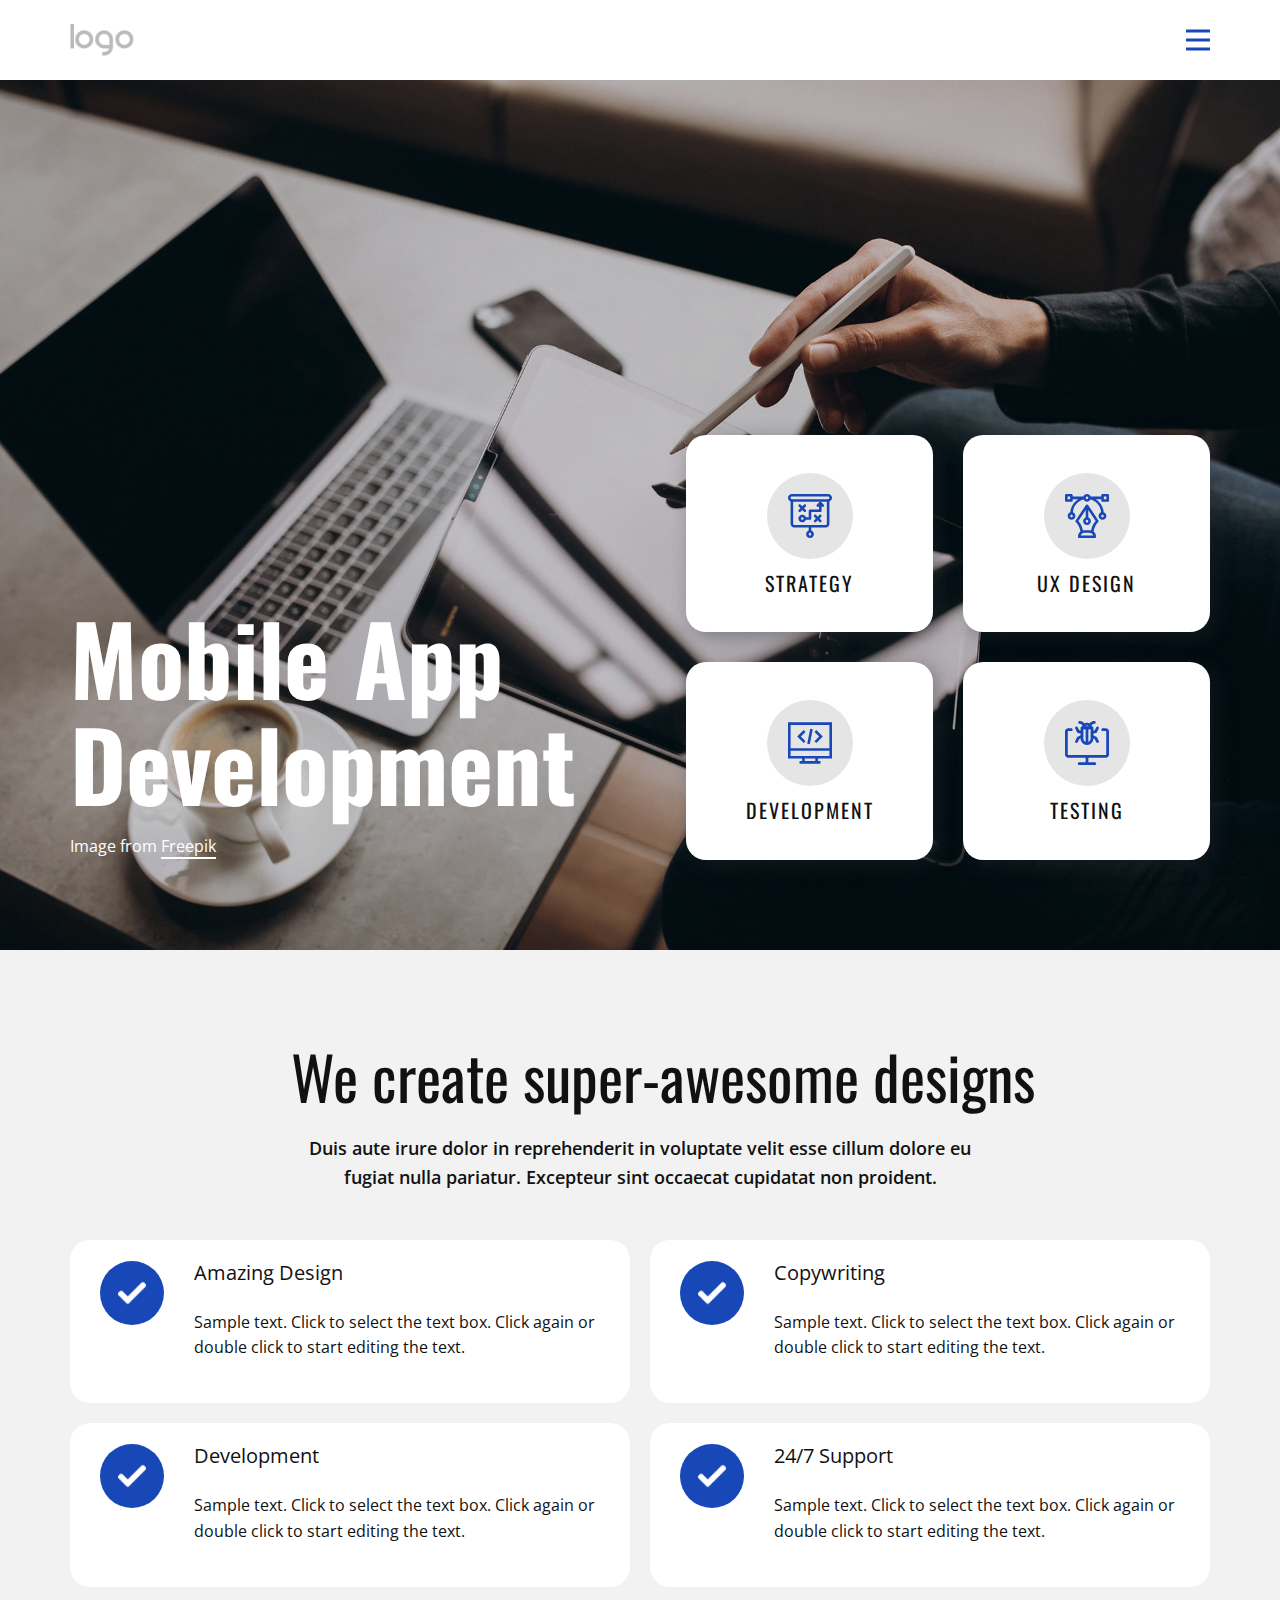
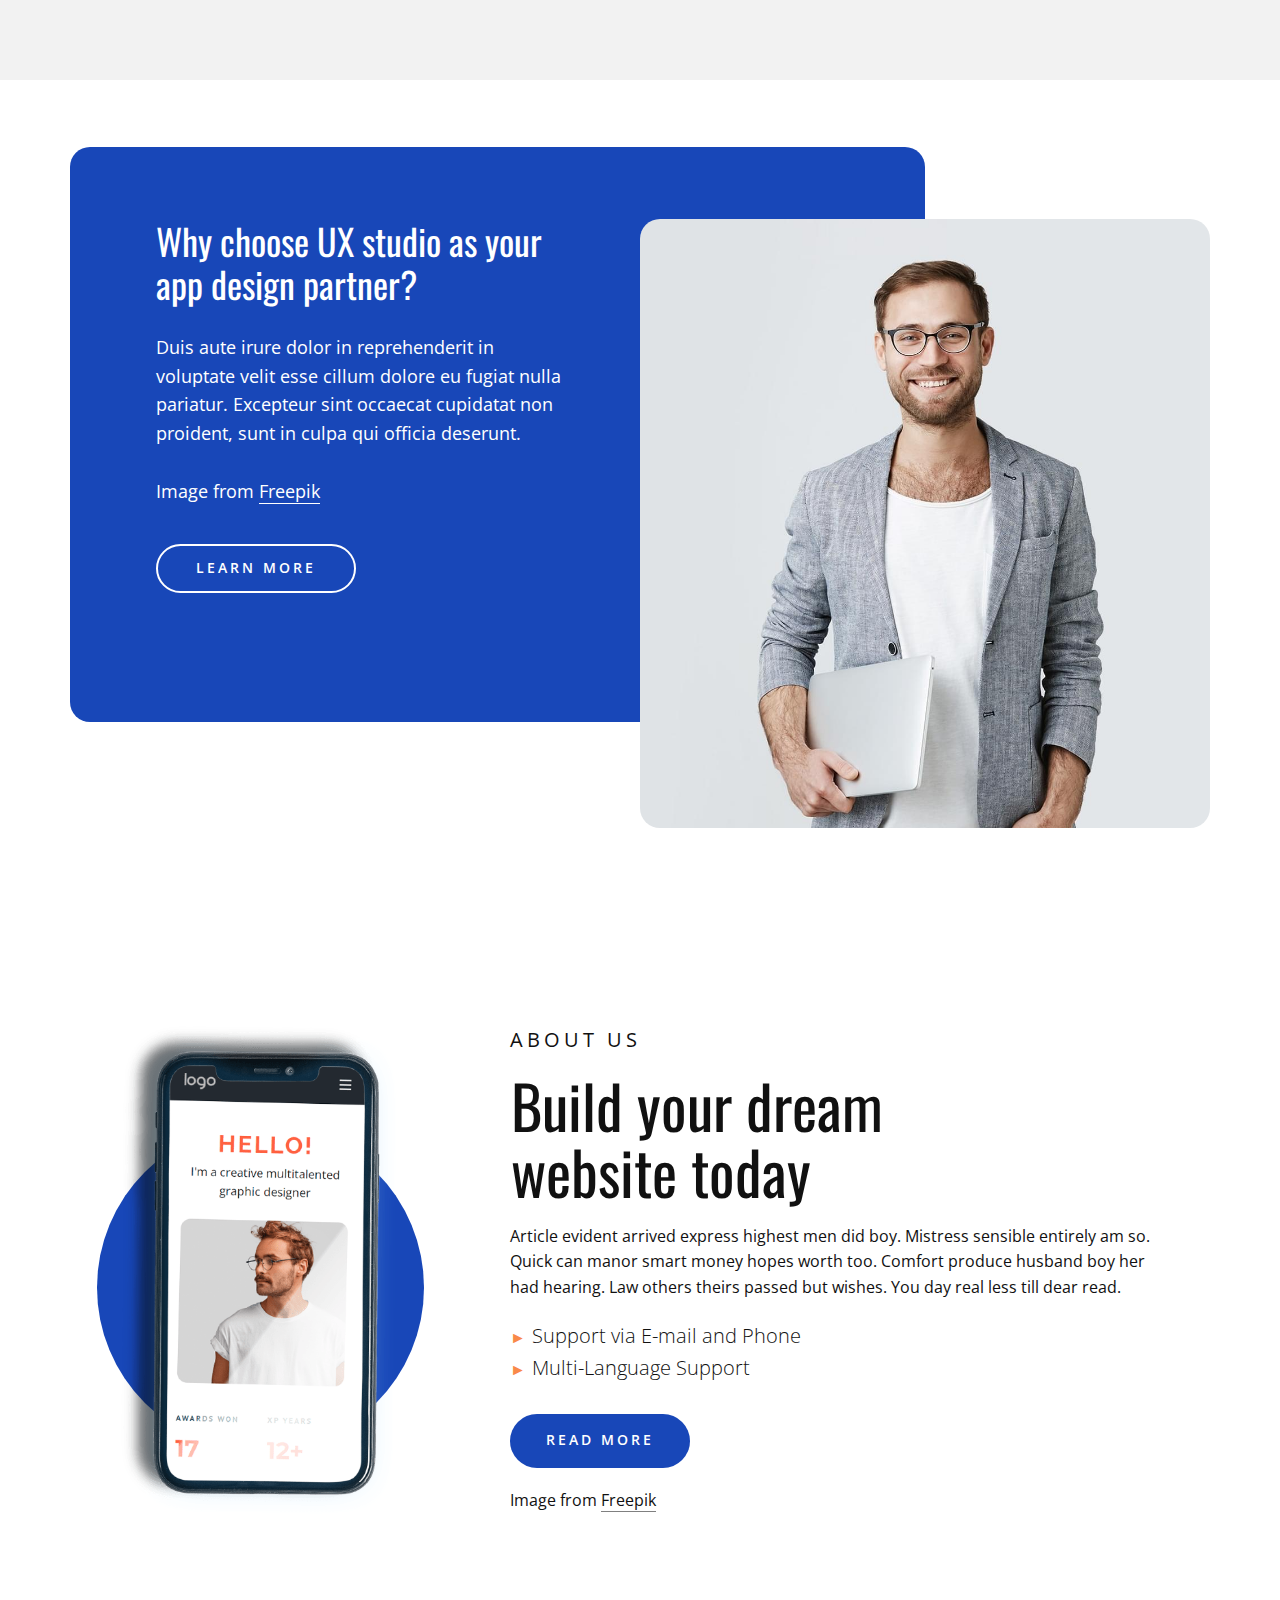
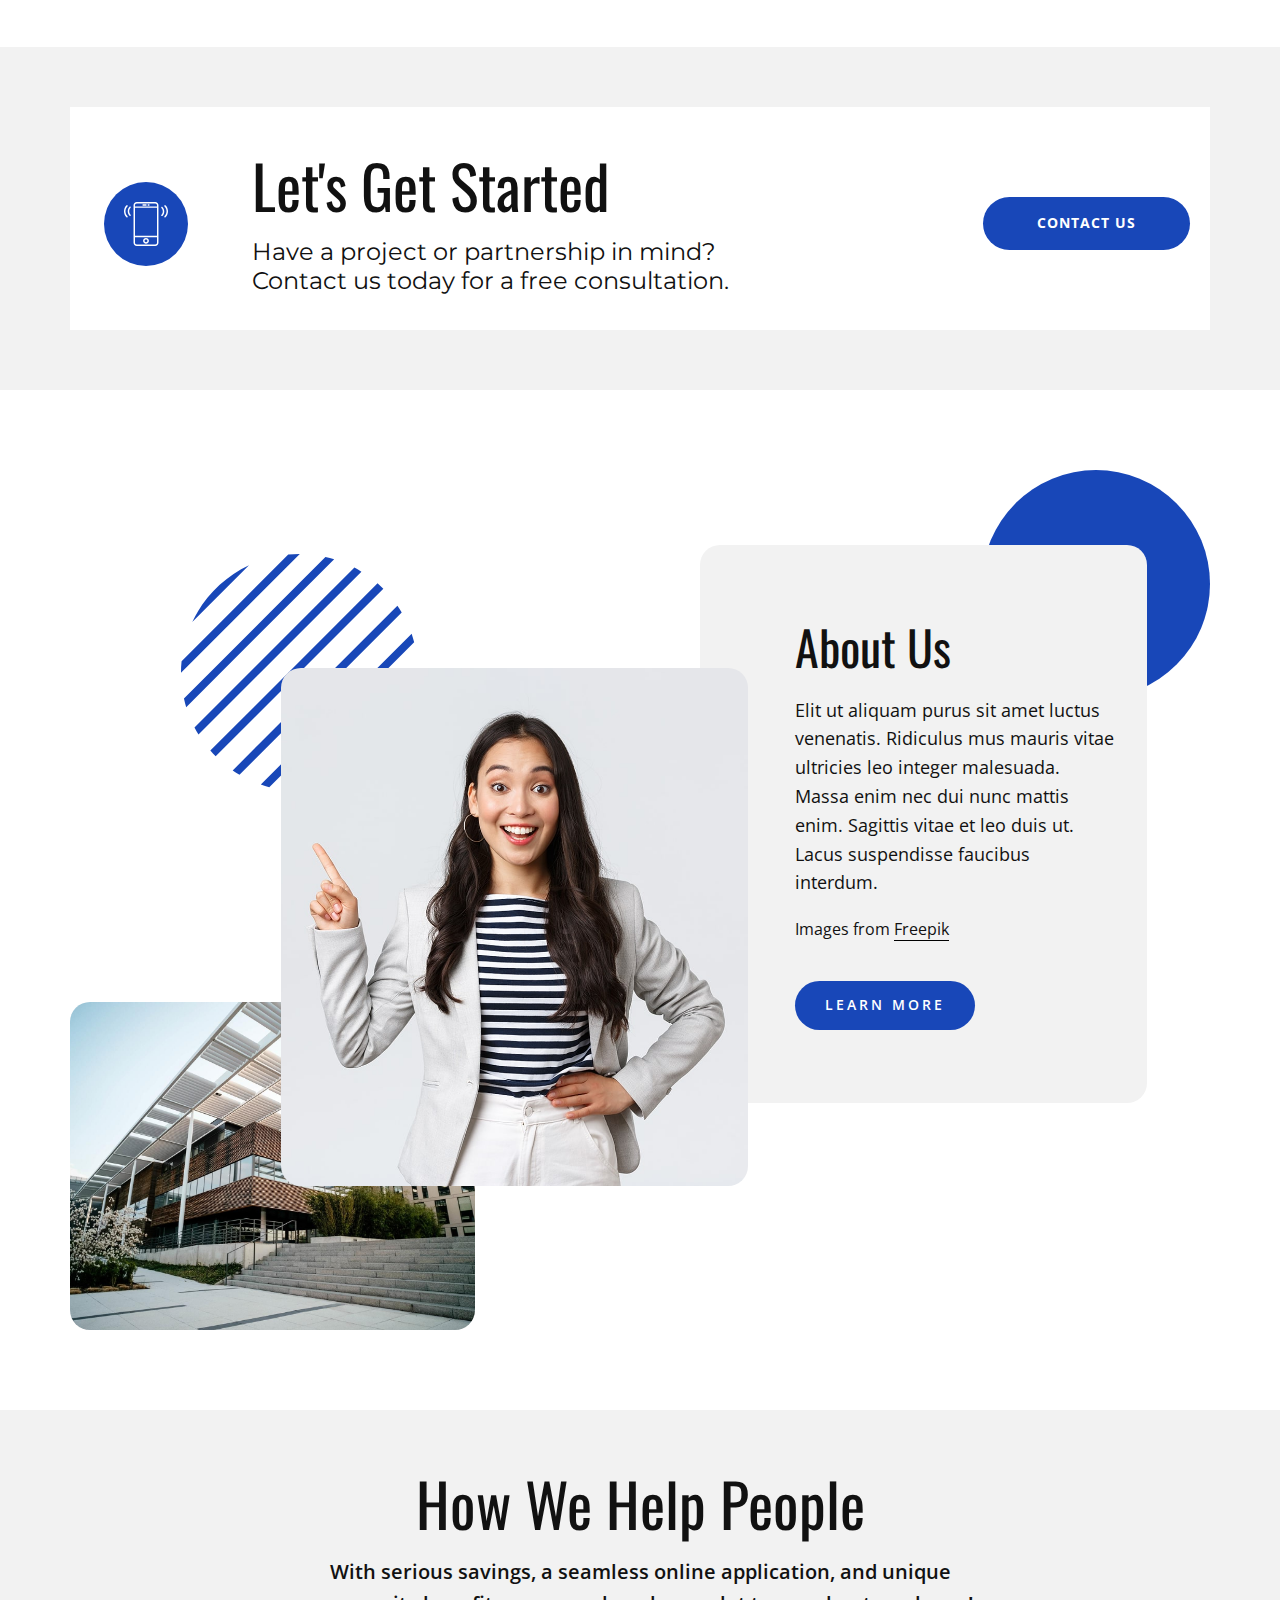
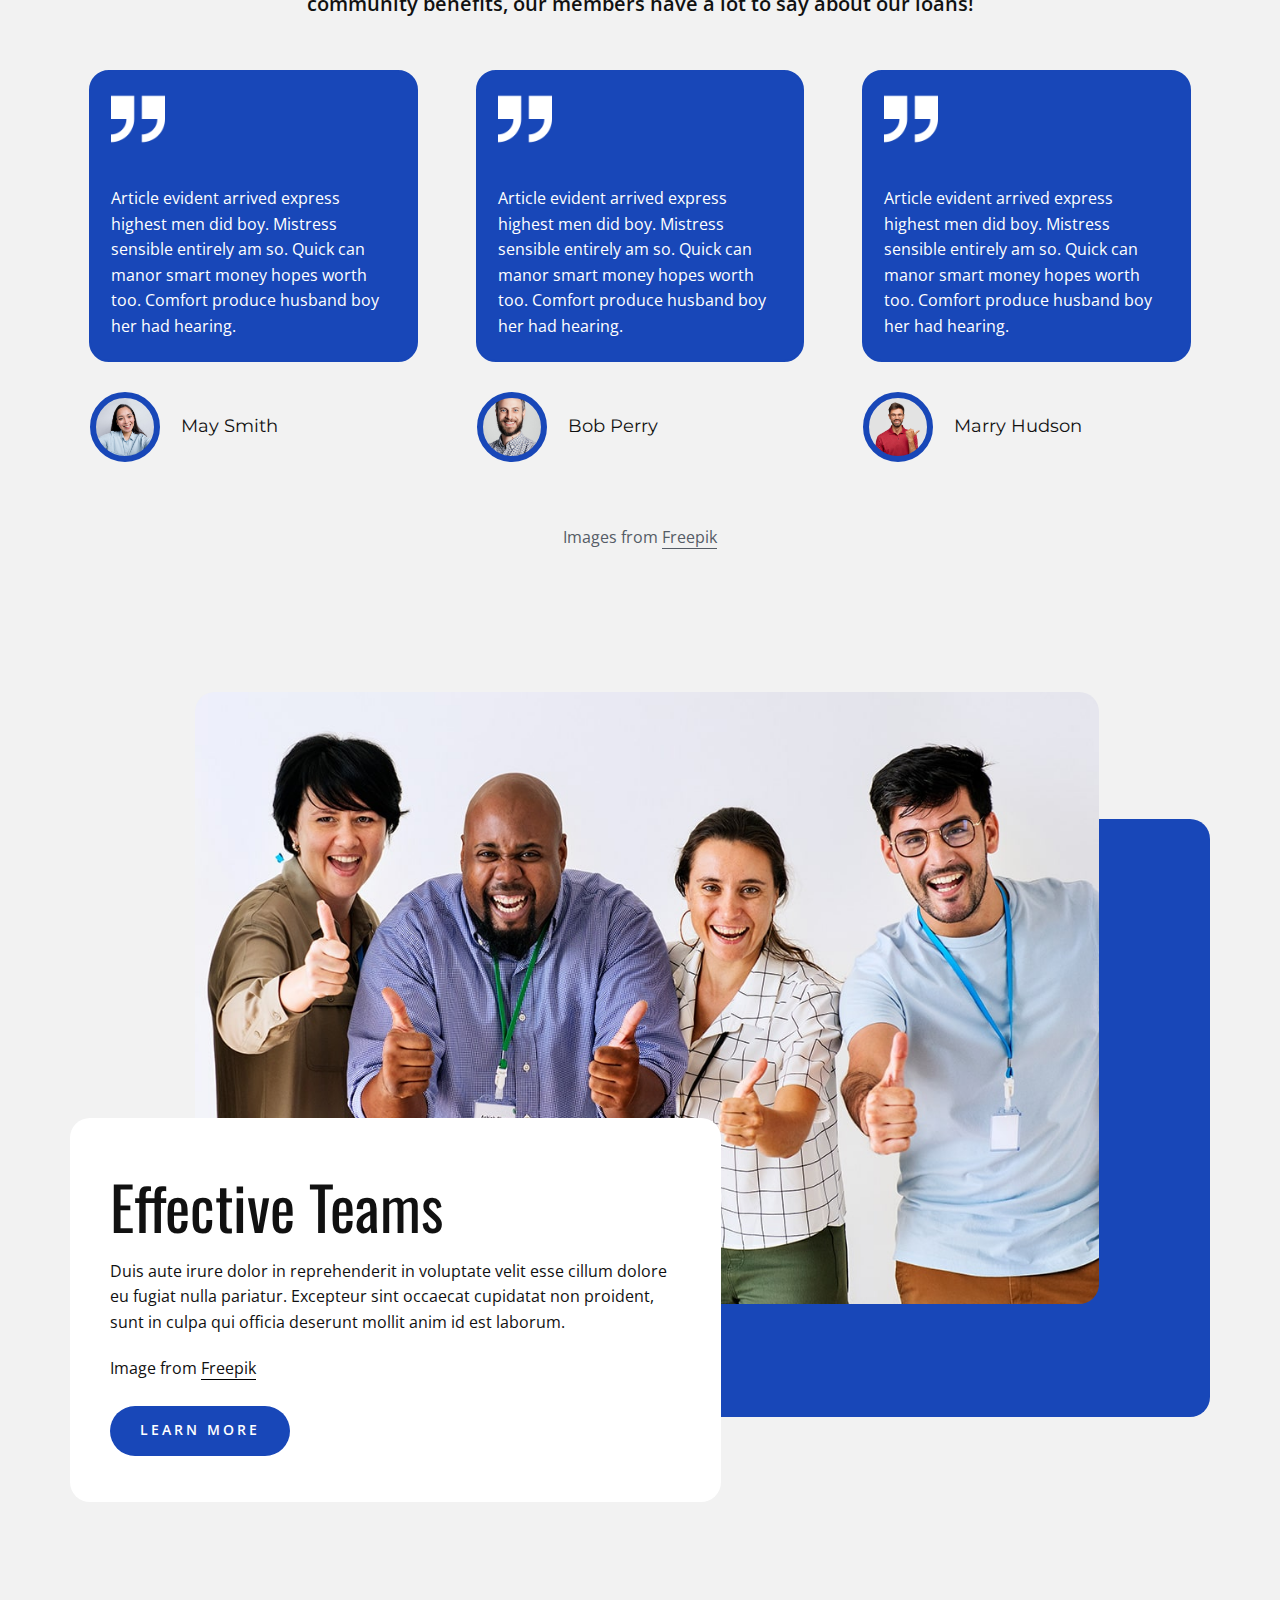
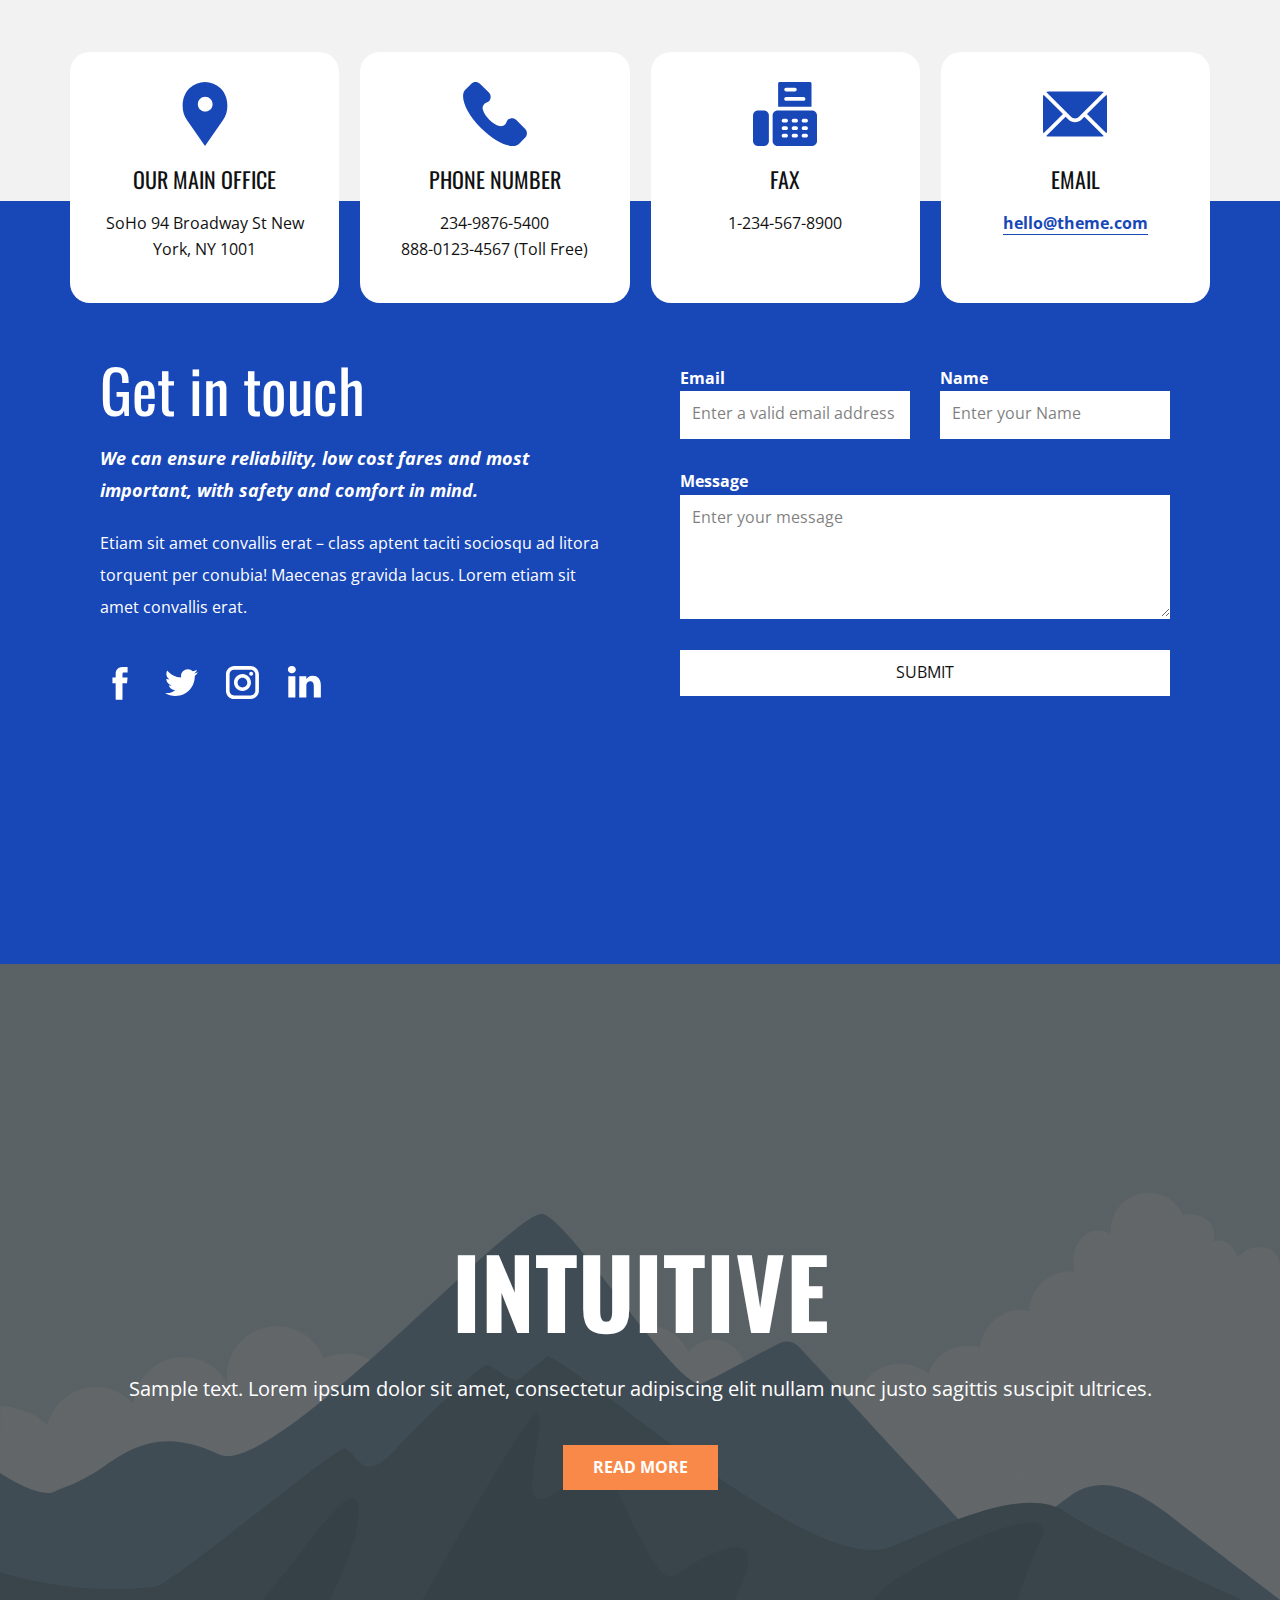
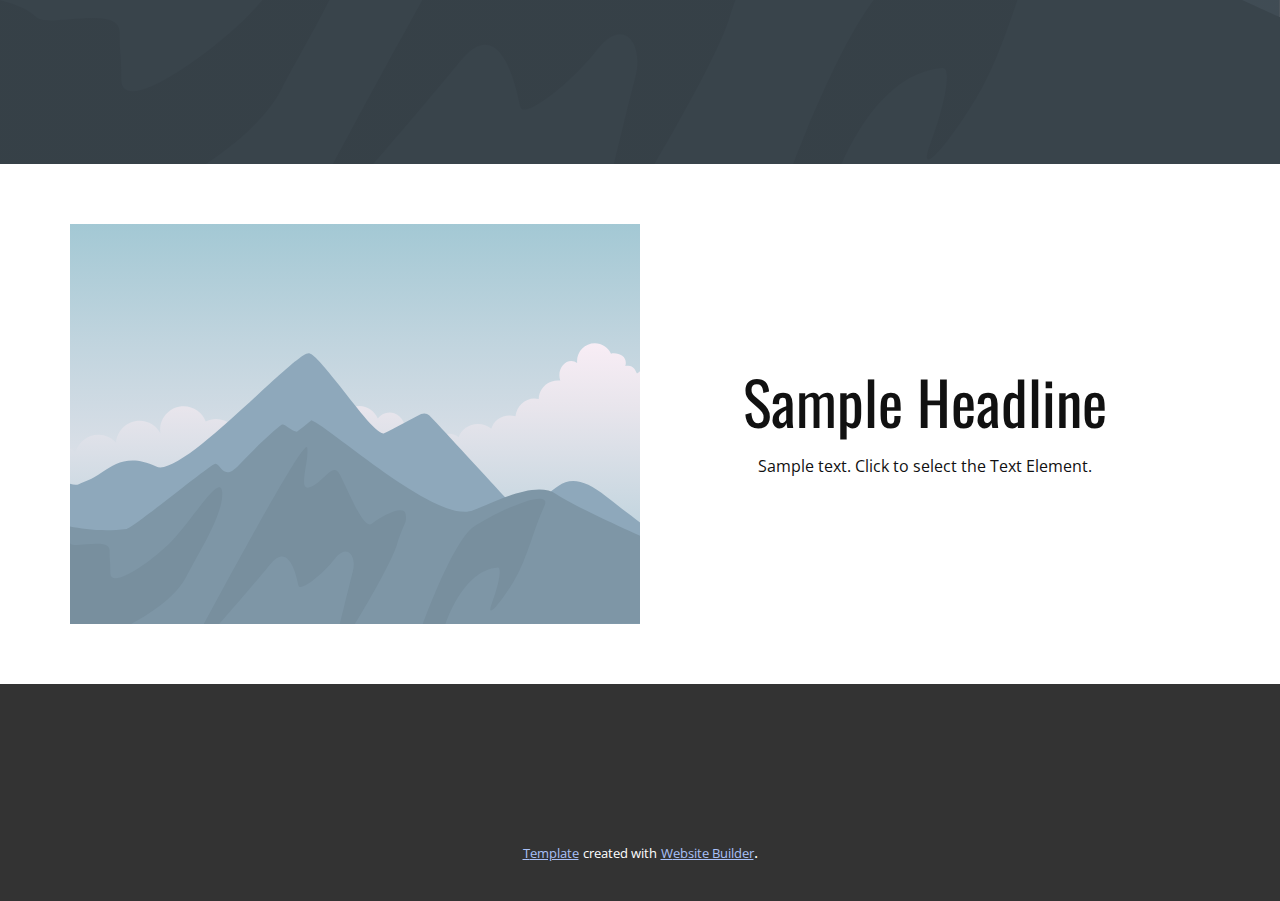
<file: frontend/html/WebSite5271632/home-1.html>
<!DOCTYPE html>
<html style="font-size: 16px;" lang="en"><head>
    <meta name="viewport" content="width=device-width, initial-scale=1.0">
    <meta charset="utf-8">
    <meta name="keywords" content="Mobile App Development">
    <meta name="description" content="">
    <title>home 1</title>
    <link rel="stylesheet" href="nicepage.css" media="screen">
<link rel="stylesheet" href="home-1.css" media="screen">
    <script class="u-script" type="text/javascript" src="jquery-1.9.1.min.js" defer=""></script>
    <script class="u-script" type="text/javascript" src="nicepage.js" defer=""></script>
    <meta name="generator" content="Nicepage 5.12.9, nicepage.com">
    <meta name="referrer" content="origin">
    <link id="u-theme-google-font" rel="stylesheet" href="https://fonts.googleapis.com/css?family=Oswald:200,300,400,500,600,700|Open+Sans:300,300i,400,400i,500,500i,600,600i,700,700i,800,800i">
    <link id="u-page-google-font" rel="stylesheet" href="https://fonts.googleapis.com/css?family=Oswald:200,300,400,500,600,700|Montserrat:100,100i,200,200i,300,300i,400,400i,500,500i,600,600i,700,700i,800,800i,900,900i">
    
    
    
    
    
    
    
    
    
    
    
    
    <script type="application/ld+json">{
		"@context": "http://schema.org",
		"@type": "Organization",
		"name": "",
		"url": "/",
		"logo": "images/default-logo.png"
}</script>
    <meta name="theme-color" content="#1847b8">
    <meta property="og:title" content="home 1">
    <meta property="og:type" content="website">
    <link rel="canonical" href="/">
  <meta data-intl-tel-input-cdn-path="intlTelInput/"></head>
  <body class="u-body u-xl-mode" data-lang="en"><header class="u-clearfix u-header u-header" id="sec-8ac9"><div class="u-clearfix u-sheet u-valign-middle u-sheet-1">
        <a href="https://nicepage.com" class="u-image u-logo u-image-1">
          <img src="images/default-logo.png" class="u-logo-image u-logo-image-1">
        </a>
        <nav class="u-menu u-menu-hamburger u-offcanvas u-menu-1" data-responsive-from="XL">
          <div class="menu-collapse" style="font-size: 1rem; letter-spacing: 0px; font-weight: 700; text-transform: uppercase;">
            <a class="u-button-style u-custom-border u-custom-border-color u-custom-borders u-custom-left-right-menu-spacing u-custom-padding-bottom u-custom-text-active-color u-custom-text-color u-custom-text-hover-color u-custom-top-bottom-menu-spacing u-nav-link u-text-active-palette-1-base u-text-hover-palette-2-base u-text-palette-1-base" href="#">
              <svg class="u-svg-link" viewBox="0 0 24 24"><use xlink:href="#menu-hamburger"></use></svg>
              <svg class="u-svg-content" version="1.1" id="menu-hamburger" viewBox="0 0 16 16" x="0px" y="0px" xmlns:xlink="http://www.w3.org/1999/xlink" xmlns="http://www.w3.org/2000/svg"><g><rect y="1" width="16" height="2"></rect><rect y="7" width="16" height="2"></rect><rect y="13" width="16" height="2"></rect>
</g></svg>
            </a>
          </div>
          <div class="u-custom-menu u-nav-container">
            <ul class="u-nav u-spacing-20 u-unstyled u-nav-1"><li class="u-nav-item"><a class="u-button-style u-nav-link u-text-active-palette-1-base u-text-grey-90 u-text-hover-palette-1-base" href="#" style="padding: 10px;">home</a>
</li></ul>
          </div>
          <div class="u-custom-menu u-nav-container-collapse">
            <div class="u-black u-container-style u-inner-container-layout u-opacity u-opacity-95 u-sidenav">
              <div class="u-inner-container-layout u-sidenav-overflow">
                <div class="u-menu-close"></div>
                <ul class="u-align-center u-nav u-popupmenu-items u-unstyled u-nav-2"><li class="u-nav-item"><a class="u-button-style u-nav-link" href="#">home</a>
</li></ul>
              </div>
            </div>
            <div class="u-black u-menu-overlay u-opacity u-opacity-70"></div>
          </div>
        </nav>
      </div></header> 
    <section class="u-align-right u-clearfix u-image u-shading u-section-1" id="sec-2e45">
      <div class="u-clearfix u-sheet u-sheet-1">
        <h1 class="u-align-left u-custom-font u-font-oswald u-text u-text-body-alt-color u-text-1">Mobile App Development</h1>
        <p class="u-align-left u-text u-text-body-alt-color u-text-2">Image from <a href="https://www.freepik.com/photos/business" class="u-border-2 u-border-no-left u-border-no-right u-border-no-top u-border-white u-btn u-button-link u-button-style u-none u-text-body-alt-color u-btn-1">Freepik</a>
        </p>
        <div class="u-list u-list-1">
          <div class="u-repeater u-repeater-1">
            <div class="u-align-center u-container-style u-list-item u-radius-20 u-repeater-item u-shape-round u-video-cover u-white u-list-item-1">
              <div class="u-container-layout u-similar-container u-valign-middle u-container-layout-1"><span class="u-grey-10 u-icon u-icon-circle u-text-palette-1-base u-icon-1"><svg class="u-svg-link" preserveAspectRatio="xMidYMin slice" viewBox="0 0 512 512" style=""><use xlink:href="#svg-d293"></use></svg><svg class="u-svg-content" viewBox="0 0 512 512" x="0px" y="0px" id="svg-d293" style="enable-background:new 0 0 512 512;"><g><g><path d="M386.607,304.394L367.213,285l19.393-19.393c5.859-5.858,5.859-15.356,0-21.214c-5.857-5.858-15.355-5.858-21.213,0    L346,263.787l-19.394-19.394c-5.857-5.858-15.355-5.858-21.213,0c-5.858,5.858-5.858,15.355,0,21.213L324.787,285l-19.393,19.393    c-5.858,5.858-5.858,15.355,0,21.213c5.857,5.857,15.355,5.858,21.213,0L346,306.213l19.394,19.394    c5.857,5.857,15.355,5.858,21.213,0C392.465,319.749,392.465,310.252,386.607,304.394z"></path>
</g>
</g><g><g><path d="M206.607,184.394L187.213,165l19.393-19.393c5.858-5.858,5.858-15.355,0-21.213c-5.857-5.858-15.355-5.858-21.213,0    L166,143.787l-19.394-19.394c-5.857-5.858-15.355-5.858-21.213,0c-5.858,5.858-5.858,15.355,0,21.213L144.787,165l-19.393,19.393    c-5.859,5.858-5.859,15.356,0,21.214c5.857,5.857,15.355,5.858,21.213,0L166,186.213l19.394,19.394    c5.857,5.857,15.355,5.858,21.213,0C212.465,199.749,212.465,190.252,206.607,184.394z"></path>
</g>
</g><g><g><path d="M416.606,124.394l-30-30c-0.029-0.029-0.06-0.052-0.089-0.081c-5.916-5.822-15.373-5.668-21.124,0.081l-30,30    c-5.858,5.858-5.858,15.355,0,21.213c5.857,5.858,15.355,5.858,21.213,0l4.394-4.394V180H256c-8.284,0-15,6.716-15,15v75h-32.58    c-6.192-17.459-22.865-30-42.42-30c-24.813,0-45,20.187-45,45s20.187,45,45,45c19.555,0,36.228-12.541,42.42-30H256    c8.284,0,15-6.716,15-15v-75h105c8.284,0,15-6.716,15-15v-53.787l4.394,4.394C398.322,148.535,402.161,150,406,150    s7.678-1.465,10.606-4.393C422.464,139.749,422.464,130.252,416.606,124.394z M166,300c-8.271,0-15-6.729-15-15s6.729-15,15-15    s15,6.729,15,15S174.271,300,166,300z"></path>
</g>
</g><g><g><path d="M467,0H45C20.187,0,0,20.187,0,45c0,19.555,12.541,36.228,30,42.42V345c0,24.813,20.187,45,45,45h166v34.58    c-17.459,6.192-30,22.865-30,42.42c0,24.813,20.187,45,45,45s45-20.187,45-45c0-19.555-12.541-36.228-30-42.42V390h166    c24.813,0,45-20.187,45-45V87.42c17.459-6.192,30-22.865,30-42.42C512,20.187,491.813,0,467,0z M256,482c-8.271,0-15-6.729-15-15    s6.729-15,15-15s15,6.729,15,15S264.271,482,256,482z M452,345c0,8.271-6.729,15-15,15H75c-8.271,0-15-6.729-15-15V90h392V345z     M467,60H45c-8.271,0-15-6.729-15-15s6.729-15,15-15h422c8.271,0,15,6.729,15,15S475.271,60,467,60z"></path>
</g>
</g></svg></span>
                <h4 class="u-text u-text-3">strategy</h4>
              </div>
            </div>
            <div class="u-align-center u-container-style u-list-item u-radius-20 u-repeater-item u-shape-round u-video-cover u-white u-list-item-2">
              <div class="u-container-layout u-similar-container u-valign-middle u-container-layout-2"><span class="u-grey-10 u-icon u-icon-circle u-text-palette-1-base u-icon-2"><svg class="u-svg-link" preserveAspectRatio="xMidYMin slice" viewBox="0 0 512 512" style=""><use xlink:href="#svg-ddc0"></use></svg><svg class="u-svg-content" viewBox="0 0 512 512" x="0px" y="0px" id="svg-ddc0" style="enable-background:new 0 0 512 512;"><g><g><path d="M497,0h-60c-8.284,0-15,6.716-15,15v15H298.42C292.228,12.542,275.555,0,256,0s-36.228,12.542-42.42,30H90V15    c0-8.284-6.716-15-15-15H15C6.716,0,0,6.716,0,15v60c0,8.284,6.716,15,15,15h60c8.284,0,15-6.716,15-15V59.8h62.377    c-54.116,34.274-87.012,92.175-90.969,153.642C43.738,219.518,31,236.294,31,256c0,24.813,20.187,45,45,45s45-20.187,45-45    c0-19.38-12.315-35.938-29.53-42.26c5.326-70.647,56.198-131.494,124.226-148.758C223.07,79.794,238.361,90,256,90    c17.639,0,32.93-10.206,40.304-25.017c68.029,17.264,118.9,78.111,124.226,148.758C403.315,220.062,391,236.62,391,256    c0,24.813,20.187,45,45,45s45-20.187,45-45c0-19.706-12.738-36.482-30.408-42.558C446.627,151.852,413.633,94.207,359.623,60H422    v15c0,8.284,6.716,15,15,15h60c8.284,0,15-6.716,15-15V15C512,6.716,505.284,0,497,0z M60,60H30V30h30V60z M76,271    c-8.271,0-15-6.729-15-15s6.729-15,15-15s15,6.729,15,15S84.271,271,76,271z M256,60c-8.271,0-15-6.729-15-15s6.729-15,15-15    s15,6.729,15,15S264.271,60,256,60z M436,241c8.271,0,15,6.729,15,15s-6.729,15-15,15s-15-6.729-15-15S427.729,241,436,241z     M482,60h-30V30h30V60z"></path>
</g>
</g><g><g><path d="M388.48,307.679l-120-179.999c-0.004-0.006-0.009-0.012-0.013-0.019c-0.043-0.064-0.09-0.125-0.134-0.188    c-0.206-0.299-0.423-0.587-0.649-0.868c-6.321-7.854-18.357-7.324-24.017,0.868c-0.044,0.063-0.091,0.124-0.134,0.188    c-0.004,0.007-0.009,0.012-0.013,0.019l-120,180c-3.967,5.949-3.182,13.871,1.874,18.927    c29.927,29.927,48.975,69.047,54.164,110.901c-2.329,1.883-4.578,3.899-6.71,6.081C158.759,458.001,151,476.97,151,497    c0,8.284,6.716,15,15,15h180c8.284,0,15-6.716,15-15c0-20.03-7.759-38.999-21.847-53.412c-2.133-2.182-4.381-4.198-6.711-6.081    c5.188-41.856,24.236-80.976,54.163-110.9C391.662,321.551,392.447,313.628,388.48,307.679z M256,301c8.271,0,15,6.729,15,15    s-6.729,15-15,15s-15-6.729-15-15S247.729,301,256,301z M183.558,482c6.241-17.833,23.159-31,42.442-31h60    c19.283,0,36.201,13.167,42.442,31H183.558z M304.245,423.283C298.345,421.777,292.229,421,286,421h-60    c-6.229,0-12.345,0.777-18.245,2.284c-7.02-40.429-25.251-78.221-52.65-108.899L241,185.542v88.039    c-17.459,6.192-30,22.865-30,42.42c0,24.813,20.187,45,45,45s45-20.187,45-45c0-19.555-12.541-36.228-30-42.42v-88.039    l85.896,128.843C329.496,345.06,311.264,382.853,304.245,423.283z"></path>
</g>
</g></svg></span>
                <h4 class="u-text u-text-4">ux Design</h4>
              </div>
            </div>
            <div class="u-align-center u-container-style u-list-item u-radius-20 u-repeater-item u-shape-round u-video-cover u-white u-list-item-3">
              <div class="u-container-layout u-similar-container u-valign-middle u-container-layout-3"><span class="u-grey-10 u-icon u-icon-circle u-text-palette-1-base u-icon-3"><svg class="u-svg-link" preserveAspectRatio="xMidYMin slice" viewBox="0 0 512 512" style=""><use xlink:href="#svg-ce99"></use></svg><svg class="u-svg-content" viewBox="0 0 512 512" x="0px" y="0px" id="svg-ce99" style="enable-background:new 0 0 512 512;"><g><g><path d="M0,15.845v420.259h164.332v30.049h-30.036v30.001h243.407v-30.001h-30.036v-30.049H512V15.845H0z M317.665,466.153    H194.334v-30.049h123.332V466.153z M481.999,406.103H30.001v-60.075h451.997V406.103z M481.999,316.027H30.001V45.847h451.997    V316.027z"></path>
</g>
</g><g><g><polygon points="203.943,126.712 182.729,105.498 107.29,180.937 182.729,256.375 203.943,235.161 149.718,180.937   "></polygon>
</g>
</g><g><g><polygon points="329.271,105.498 308.057,126.712 362.282,180.937 308.057,235.161 329.271,256.375 404.709,180.937   "></polygon>
</g>
</g><g><g><rect x="166.742" y="165.947" transform="matrix(0.1951 -0.9808 0.9808 0.1951 28.5815 396.7237)" width="178.511" height="30.002"></rect>
</g>
</g></svg></span>
                <h4 class="u-text u-text-5">development</h4>
              </div>
            </div>
            <div class="u-align-center u-container-style u-list-item u-radius-20 u-repeater-item u-shape-round u-video-cover u-white u-list-item-4">
              <div class="u-container-layout u-similar-container u-valign-middle u-container-layout-4"><span class="u-grey-10 u-icon u-icon-circle u-text-palette-1-base u-icon-4"><svg class="u-svg-link" preserveAspectRatio="xMidYMin slice" viewBox="0 0 24 24" style=""><use xlink:href="#svg-4417"></use></svg><svg class="u-svg-content" viewBox="0 0 24 24" id="svg-4417"><path d="m22.25 20h-20.5c-.965 0-1.75-.785-1.75-1.75v-12.5c0-.965.785-1.75 1.75-1.75h1.68c.414 0 .75.336.75.75s-.336.75-.75.75h-1.68c-.136 0-.25.114-.25.25v12.5c0 .136.114.25.25.25h20.5c.136 0 .25-.114.25-.25v-12.5c0-.136-.114-.25-.25-.25h-1.68c-.414 0-.75-.336-.75-.75s.336-.75.75-.75h1.68c.965 0 1.75.785 1.75 1.75v12.5c0 .965-.785 1.75-1.75 1.75z"></path><path d="m16.25 24h-8.5c-.414 0-.75-.336-.75-.75s.336-.75.75-.75h8.5c.414 0 .75.336.75.75s-.336.75-.75.75z"></path><path d="m12 24c-.414 0-.75-.336-.75-.75v-4c0-.414.336-.75.75-.75s.75.336.75.75v4c0 .414-.336.75-.75.75z"></path><path d="m14 4.5h-4c-.414 0-.75-.336-.75-.75 0-1.517 1.233-2.75 2.75-2.75s2.75 1.233 2.75 2.75c0 .414-.336.75-.75.75zm-3-1.5h2c-.229-.304-.591-.5-1-.5s-.771.196-1 .5z"></path><path d="m13.601 3.3c-.069 0-.139-.01-.208-.029-.398-.115-.628-.53-.513-.929.397-1.379 1.68-2.342 3.12-2.342.414 0 .75.336.75.75s-.336.75-.75.75c-.775 0-1.466.518-1.679 1.258-.095.328-.395.542-.72.542z"></path><path d="m10.399 3.3c-.326 0-.625-.214-.72-.542-.213-.74-.904-1.258-1.679-1.258-.414 0-.75-.336-.75-.75s.336-.75.75-.75c1.44 0 2.723.963 3.121 2.342.115.398-.115.813-.513.929-.07.019-.14.029-.209.029z"></path><path d="m14.75 7c-.336 0-.642-.228-.727-.568-.101-.401.144-.809.545-.909l1.666-.416.846-1.691c.186-.371.636-.521 1.006-.336.371.186.521.636.335 1.006l-1 2c-.098.196-.276.34-.489.393l-2 .5c-.061.014-.122.021-.182.021z"></path><path d="m17.75 12c-.275 0-.54-.151-.671-.415l-.886-1.771-1.771-.858c-.373-.181-.528-.629-.348-1.002s.629-.527 1.002-.348l2 .97c.149.072.27.191.344.34l1 2c.185.37.035.82-.335 1.006-.107.053-.222.078-.335.078z"></path><path d="m9.25 7c-.06 0-.121-.007-.182-.022l-2-.5c-.213-.053-.391-.197-.489-.393l-1-2c-.185-.37-.035-.82.335-1.006.372-.185.821-.035 1.006.336l.846 1.691 1.666.416c.402.101.646.508.545.909-.084.341-.391.569-.727.569z"></path><path d="m6.25 12c-.113 0-.227-.025-.335-.079-.371-.186-.521-.636-.335-1.006l1-2c.074-.148.195-.268.344-.34l2-.97c.372-.178.821-.025 1.001.348.181.373.025.821-.348 1.002l-1.77.858-.886 1.771c-.131.265-.397.416-.671.416z"></path><path d="m12 13c-1.93 0-3.5-1.57-3.5-3.5v-5.75c0-.414.336-.75.75-.75h5.5c.414 0 .75.336.75.75v5.75c0 1.93-1.57 3.5-3.5 3.5zm-2-8.5v5c0 1.103.897 2 2 2s2-.897 2-2v-5z"></path><path d="m12 13c-.414 0-.75-.336-.75-.75v-8.5c0-.414.336-.75.75-.75s.75.336.75.75v8.5c0 .414-.336.75-.75.75z"></path></svg></span>
                <h4 class="u-text u-text-6">testing</h4>
              </div>
            </div>
          </div>
        </div>
      </div>
    </section>
    <section class="u-align-center-lg u-align-center-md u-align-center-xl u-align-left-sm u-align-left-xs u-clearfix u-grey-5 u-section-2" id="carousel_e8ef">
      <div class="u-clearfix u-sheet u-valign-middle u-sheet-1">
        <h2 class="u-text u-text-1"> We create super-awesome designs</h2>
        <p class="u-text u-text-2"> Duis aute irure dolor in reprehenderit in voluptate velit esse cillum dolore eu fugiat nulla pariatur. Excepteur sint occaecat cupidatat non proident. </p>
        <div class="u-expanded-width u-list u-list-1">
          <div class="u-repeater u-repeater-1">
            <div class="u-align-left u-container-style u-list-item u-radius-20 u-repeater-item u-shape-round u-white u-list-item-1">
              <div class="u-container-layout u-similar-container u-container-layout-1"><span class="u-file-icon u-icon u-icon-circle u-palette-1-base u-text-white u-icon-1"><img src="images/1828743-b773816f.png" alt=""></span>
                <h5 class="u-custom-font u-text u-text-font u-text-3">Amazing Design</h5>
                <p class="u-text u-text-4">Sample text. Click to select the text box. Click again or double click to start editing the text.</p>
              </div>
            </div>
            <div class="u-align-left u-container-style u-list-item u-radius-20 u-repeater-item u-shape-round u-white u-list-item-2">
              <div class="u-container-layout u-similar-container u-container-layout-2"><span class="u-file-icon u-icon u-icon-circle u-palette-1-base u-text-white u-icon-2"><img src="images/1828743-b773816f.png" alt=""></span>
                <h5 class="u-custom-font u-text u-text-font u-text-5">Copywriting</h5>
                <p class="u-text u-text-6">Sample text. Click to select the text box. Click again or double click to start editing the text.</p>
              </div>
            </div>
            <div class="u-align-left u-container-style u-list-item u-radius-20 u-repeater-item u-shape-round u-white u-list-item-3">
              <div class="u-container-layout u-similar-container u-container-layout-3"><span class="u-file-icon u-icon u-icon-circle u-palette-1-base u-text-white u-icon-3"><img src="images/1828743-b773816f.png" alt=""></span>
                <h5 class="u-custom-font u-text u-text-font u-text-7">Development</h5>
                <p class="u-text u-text-8">Sample text. Click to select the text box. Click again or double click to start editing the text.</p>
              </div>
            </div>
            <div class="u-align-left u-container-style u-list-item u-radius-20 u-repeater-item u-shape-round u-white u-list-item-4">
              <div class="u-container-layout u-similar-container u-container-layout-4"><span class="u-file-icon u-icon u-icon-circle u-palette-1-base u-text-white u-icon-4"><img src="images/1828743-b773816f.png" alt=""></span>
                <h5 class="u-custom-font u-text u-text-font u-text-9">24/7 Support</h5>
                <p class="u-text u-text-10">Sample text. Click to select the text box. Click again or double click to start editing the text.</p>
              </div>
            </div>
          </div>
        </div>
      </div>
    </section>
    <section class="u-clearfix u-section-3" id="carousel_e34a">
      <div class="u-clearfix u-sheet u-valign-middle-md u-valign-middle-sm u-valign-middle-xl u-valign-middle-xs u-sheet-1">
        <div class="u-expanded-width-md u-expanded-width-sm u-expanded-width-xs u-palette-1-base u-radius-20 u-shape u-shape-round u-shape-1"></div>
        <img class="u-image u-image-round u-radius-20 u-image-1" src="images/vvv.jpg" data-image-width="1139" data-image-height="1080">
        <div class="u-container-style u-group u-group-1">
          <div class="u-container-layout u-valign-top u-container-layout-1">
            <h3 class="u-text u-text-body-alt-color u-text-default u-text-1"> Why choose UX studio as your app design partner?&nbsp;<br>
            </h3>
            <p class="u-text u-text-body-alt-color u-text-2">Duis aute irure dolor in reprehenderit in voluptate velit esse cillum dolore eu fugiat nulla pariatur. Excepteur sint occaecat cupidatat non proident, sunt in culpa qui officia deserunt.<br>
              <br>Image from <a href="https://www.freepik.com/photos/woman" class="u-border-1 u-border-no-left u-border-no-right u-border-no-top u-border-white u-btn u-button-link u-button-style u-none u-text-body-alt-color u-btn-1">Freepik</a>
            </p>
            <a href="https://nicepage.com/c/team-html-templates" class="u-active-white u-border-2 u-border-white u-btn u-btn-round u-button-style u-hover-white u-none u-radius-50 u-btn-2">learn more</a>
          </div>
        </div>
      </div>
    </section>
    <section class="u-clearfix u-section-4" id="carousel_fd61">
      <div class="u-clearfix u-sheet u-valign-middle u-sheet-1">
        <div class="u-clearfix u-expanded-width u-layout-wrap u-layout-wrap-1">
          <div class="u-layout">
            <div class="u-layout-row">
              <div class="u-align-center u-container-style u-layout-cell u-size-20-lg u-size-20-xl u-size-28-md u-size-28-sm u-size-28-xs u-layout-cell-1">
                <div class="u-container-layout u-valign-middle-lg u-valign-middle-md u-valign-middle-sm u-valign-middle-xl u-container-layout-1">
                  <div class="u-expanded-width-xs u-palette-1-base u-preserve-proportions u-shape u-shape-circle u-shape-1">
                    <div class="u-preserve-proportions-child" style="padding-top: 100%;"></div>
                  </div>
                  <img class="u-image u-image-contain u-image-round u-radius-30 u-image-1" src="images/phone-2-min.png" alt="" data-image-width="406" data-image-height="718">
                </div>
              </div>
              <div class="u-align-left u-container-style u-layout-cell u-size-32-md u-size-32-sm u-size-32-xs u-size-40-lg u-size-40-xl u-layout-cell-2">
                <div class="u-container-layout u-valign-middle u-container-layout-2">
                  <h5 class="u-custom-font u-text u-text-font u-text-1">about us</h5>
                  <h2 class="u-text u-text-2"> Build your dream website today</h2>
                  <p class="u-text u-text-3"> Article evident arrived express highest men did boy. Mistress sensible entirely am so. Quick can manor smart money hopes worth too. Comfort produce husband boy her had hearing. Law others theirs passed but wishes. You day real less till dear read. </p>
                  <ul class="u-custom-list u-text u-text-default u-text-4">
                    <li>
                      <div class="u-list-icon u-text-palette-2-base">
                        <div xmlns="http://www.w3.org/2000/svg" xmlns:xlink="http://www.w3.org/1999/xlink" version="1.1" xml:space="preserve" class="u-svg-content">►</div>
                      </div> Support via E-mail and Phone
                    </li>
                    <li>
                      <div class="u-list-icon u-text-palette-2-base">
                        <div xmlns="http://www.w3.org/2000/svg" xmlns:xlink="http://www.w3.org/1999/xlink" version="1.1" xml:space="preserve" class="u-svg-content">►</div>
                      </div>Multi-Language Support
                    </li>
                  </ul>
                  <a href="https://nicepage.studio" class="u-active-black u-btn u-btn-round u-button-style u-hover-black u-palette-1-base u-radius-50 u-btn-1">read more</a>
                  <p class="u-text u-text-5">Image from <a href="https://www.freepik.com/psd/mockup" class="u-active-none u-border-1 u-border-active-grey-75 u-border-grey-50 u-border-hover-grey-75 u-border-no-left u-border-no-right u-border-no-top u-btn u-button-link u-button-style u-hover-none u-none u-text-body-color u-btn-2" target="_blank">Freepik</a>
                  </p>
                </div>
              </div>
            </div>
          </div>
        </div>
      </div>
    </section>
    <section class="u-clearfix u-grey-5 u-section-5" id="carousel_b522">
      <div class="u-clearfix u-sheet u-valign-middle u-sheet-1">
        <div class="u-clearfix u-expanded-width u-layout-wrap u-layout-wrap-1">
          <div class="u-layout">
            <div class="u-layout-row">
              <div class="u-align-center-sm u-align-center-xs u-align-left-md u-container-style u-layout-cell u-size-14-md u-size-14-sm u-size-14-xs u-size-8-lg u-size-8-xl u-white u-layout-cell-1">
                <div class="u-container-layout u-valign-middle u-container-layout-1"><span class="u-icon u-icon-circle u-palette-1-base u-text-white u-icon-1"><svg class="u-svg-link" preserveAspectRatio="xMidYMin slice" viewBox="0 0 60 60" style=""><use xlink:href="#svg-97b5"></use></svg><svg class="u-svg-content" viewBox="0 0 60 60" x="0px" y="0px" id="svg-97b5" style="enable-background:new 0 0 60 60;"><g><path d="M42.595,0H17.405C14.977,0,13,1.977,13,4.405v51.189C13,58.023,14.977,60,17.405,60h25.189C45.023,60,47,58.023,47,55.595
		V4.405C47,1.977,45.023,0,42.595,0z M15,8h30v38H15V8z M17.405,2h25.189C43.921,2,45,3.079,45,4.405V6H15V4.405
		C15,3.079,16.079,2,17.405,2z M42.595,58H17.405C16.079,58,15,56.921,15,55.595V48h30v7.595C45,56.921,43.921,58,42.595,58z"></path><path d="M30,49c-2.206,0-4,1.794-4,4s1.794,4,4,4s4-1.794,4-4S32.206,49,30,49z M30,55c-1.103,0-2-0.897-2-2s0.897-2,2-2
		s2,0.897,2,2S31.103,55,30,55z"></path><path d="M26,5h4c0.553,0,1-0.447,1-1s-0.447-1-1-1h-4c-0.553,0-1,0.447-1,1S25.447,5,26,5z"></path><path d="M33,5h1c0.553,0,1-0.447,1-1s-0.447-1-1-1h-1c-0.553,0-1,0.447-1,1S32.447,5,33,5z"></path><path d="M56.612,4.569c-0.391-0.391-1.023-0.391-1.414,0s-0.391,1.023,0,1.414c3.736,3.736,3.736,9.815,0,13.552
		c-0.391,0.391-0.391,1.023,0,1.414c0.195,0.195,0.451,0.293,0.707,0.293s0.512-0.098,0.707-0.293
		C61.128,16.434,61.128,9.085,56.612,4.569z"></path><path d="M52.401,6.845c-0.391-0.391-1.023-0.391-1.414,0s-0.391,1.023,0,1.414c1.237,1.237,1.918,2.885,1.918,4.639
		s-0.681,3.401-1.918,4.638c-0.391,0.391-0.391,1.023,0,1.414c0.195,0.195,0.451,0.293,0.707,0.293s0.512-0.098,0.707-0.293
		c1.615-1.614,2.504-3.764,2.504-6.052S54.017,8.459,52.401,6.845z"></path><path d="M4.802,5.983c0.391-0.391,0.391-1.023,0-1.414s-1.023-0.391-1.414,0c-4.516,4.516-4.516,11.864,0,16.38
		c0.195,0.195,0.451,0.293,0.707,0.293s0.512-0.098,0.707-0.293c0.391-0.391,0.391-1.023,0-1.414
		C1.065,15.799,1.065,9.72,4.802,5.983z"></path><path d="M9.013,6.569c-0.391-0.391-1.023-0.391-1.414,0c-1.615,1.614-2.504,3.764-2.504,6.052s0.889,4.438,2.504,6.053
		c0.195,0.195,0.451,0.293,0.707,0.293s0.512-0.098,0.707-0.293c0.391-0.391,0.391-1.023,0-1.414
		c-1.237-1.237-1.918-2.885-1.918-4.639S7.775,9.22,9.013,7.983C9.403,7.593,9.403,6.96,9.013,6.569z"></path>
</g></svg></span>
                </div>
              </div>
              <div class="u-align-center-sm u-align-center-xs u-container-style u-layout-cell u-size-35-lg u-size-39-xl u-size-46-md u-size-46-sm u-size-46-xs u-white u-layout-cell-2">
                <div class="u-container-layout u-valign-middle u-container-layout-2">
                  <h2 class="u-text u-text-default u-text-1"> Let's Get Started</h2>
                  <h6 class="u-custom-font u-font-montserrat u-text u-text-2"> Have a project or partnership in mind?<br>Contact us today for a free consultation.
                  </h6>
                </div>
              </div>
              <div class="u-align-center-lg u-align-center-sm u-align-center-xl u-align-center-xs u-align-left-md u-container-style u-layout-cell u-size-13-xl u-size-17-lg u-size-60-md u-size-60-sm u-size-60-xs u-white u-layout-cell-3">
                <div class="u-container-layout u-valign-middle u-container-layout-3">
                  <a href="https://nicepage.review" class="u-btn u-btn-round u-button-style u-hover-palette-1-light-1 u-palette-1-base u-radius-50 u-btn-1">Contact Us</a>
                </div>
              </div>
            </div>
          </div>
        </div>
      </div>
    </section>
    <section class="u-align-center-lg u-align-center-md u-align-center-sm u-align-center-xs u-clearfix u-section-6" id="sec-9e59">
      <div class="u-clearfix u-sheet u-valign-middle u-sheet-1">
        <img class="u-image u-image-round u-radius-20 u-image-1" src="images/ret-min.jpg" data-image-width="1600" data-image-height="1067">
        <div class="u-shape u-shape-svg u-text-palette-1-base u-shape-1">
          <svg class="u-svg-link" preserveAspectRatio="none" viewBox="0 0 160 160" style=""><use xlink:href="#svg-db78"></use></svg>
          <svg class="u-svg-content" viewBox="0 0 160 160" x="0px" y="0px" id="svg-db78"><path d="M114.3,152.3l38-38C144.4,130.9,130.9,144.4,114.3,152.3z M117.1,9.1l-108,108c0.8,1.6,1.7,3.2,2.7,4.8l110-110
	C120.3,10.9,118.7,10,117.1,9.1z M97.5,2L2,97.5c0.4,2,1,4,1.5,5.9l99.9-99.9C101.5,2.9,99.5,2.4,97.5,2z M80,160c2,0,4-0.1,5.9-0.2
	l73.9-73.9c0.1-2,0.2-3.9,0.2-5.9c0-0.6,0-1.2,0-1.9L78.1,160C78.8,160,79.4,160,80,160z M34.9,146.1c1.5,1,3,2,4.6,2.9L149,39.5
	c-0.9-1.6-1.9-3.1-2.9-4.6L34.9,146.1z M132.7,19.8L19.8,132.7c1.2,1.3,2.3,2.6,3.6,3.9L136.6,23.4C135.3,22.2,134,21,132.7,19.8z
	 M59.6,157.4l97.8-97.8c-0.5-1.9-1.1-3.8-1.7-5.7L53.9,155.6C55.8,156.3,57.7,156.9,59.6,157.4z M7.6,45.9L45.9,7.6
	C29.1,15.5,15.5,29.1,7.6,45.9z M80,0c-2.6,0-5.1,0.1-7.6,0.4l-72,72C0.1,74.9,0,77.4,0,80c0,0.1,0,0.2,0,0.2L80.2,0
	C80.2,0,80.1,0,80,0z"></path></svg>
        </div>
        <div class="u-palette-1-base u-shape u-shape-circle u-shape-2"></div>
        <div class="u-align-left u-container-style u-grey-5 u-group u-radius-20 u-shape-round u-group-1">
          <div class="u-container-layout u-valign-middle u-container-layout-1">
            <h3 class="u-text u-text-1">About Us</h3>
            <p class="u-text u-text-2">Elit ut aliquam purus sit amet luctus venenatis. Ridiculus mus mauris vitae ultricies leo integer malesuada. Massa enim nec dui nunc mattis enim. Sagittis vitae et leo duis ut. Lacus suspendisse faucibus interdum.</p>
            <p class="u-text u-text-3">Images from <a href="https://www.freepik.com/photos/business" class="u-active-none u-border-1 u-border-active-palette-1-base u-border-black u-border-hover-palette-1-base u-border-no-left u-border-no-right u-border-no-top u-bottom-left-radius-0 u-bottom-right-radius-0 u-btn u-button-link u-button-style u-hover-none u-none u-radius-0 u-text-body-color u-top-left-radius-0 u-top-right-radius-0 u-btn-1">Freepik</a>
            </p>
            <a href="#" class="u-active-black u-border-none u-btn u-btn-round u-button-style u-hover-black u-palette-1-base u-radius-50 u-btn-2">learn more</a>
          </div>
        </div>
        <img class="u-image u-image-round u-radius-20 u-image-2" src="images/fdffffff-min.jpg" data-image-width="1100" data-image-height="999">
      </div>
    </section>
    <section class="u-align-center u-clearfix u-grey-5 u-section-7" id="carousel_2c98">
      <div class="u-clearfix u-sheet u-valign-middle u-sheet-1">
        <h2 class="u-text u-text-default u-text-1"> How We Help People</h2>
        <p class="u-text u-text-2"> With serious savings, a seamless online application, and unique community benefits, our members have a lot to say about our loans!</p>
        <div class="u-expanded-width u-list u-list-1">
          <div class="u-repeater u-repeater-1">
            <div class="u-container-style u-list-item u-repeater-item">
              <div class="u-container-layout u-similar-container u-valign-top-sm u-valign-top-xs u-container-layout-1">
                <div class="u-border-2 u-border-palette-1-base u-container-style u-expanded-width u-group u-palette-1-base u-radius-20 u-shape-round u-group-1">
                  <div class="u-container-layout u-valign-top u-container-layout-2"><span class="u-file-icon u-icon u-text-white u-icon-1"><img src="images/2087858-7c19edfa.png" alt=""></span>
                    <p class="u-text u-text-3"> Article evident arrived express highest men did boy. Mistress sensible entirely am so. Quick can manor smart money hopes worth too. Comfort produce husband boy her had hearing.</p>
                  </div>
                </div>
                <div class="u-border-6 u-border-palette-1-base u-image u-image-circle u-image-1" alt="" data-image-width="1000" data-image-height="876"></div>
                <h6 class="u-custom-font u-font-montserrat u-text u-text-4">May Smith</h6>
              </div>
            </div>
            <div class="u-container-style u-list-item u-repeater-item">
              <div class="u-container-layout u-similar-container u-valign-top-sm u-valign-top-xs u-container-layout-3">
                <div class="u-border-2 u-border-palette-1-base u-container-style u-expanded-width u-group u-palette-1-base u-radius-20 u-shape-round u-group-2">
                  <div class="u-container-layout u-valign-top u-container-layout-4"><span class="u-file-icon u-icon u-text-white u-icon-2"><img src="images/2087858-7c19edfa.png" alt=""></span>
                    <p class="u-text u-text-default u-text-5"> Article evident arrived express highest men did boy. Mistress sensible entirely am so. Quick can manor smart money hopes worth too. Comfort produce husband boy her had hearing.</p>
                  </div>
                </div>
                <div class="u-border-6 u-border-palette-1-base u-image u-image-circle u-image-2" alt="" data-image-width="720" data-image-height="1080"></div>
                <h6 class="u-custom-font u-font-montserrat u-text u-text-6">Bob Perry</h6>
              </div>
            </div>
            <div class="u-container-style u-list-item u-repeater-item">
              <div class="u-container-layout u-similar-container u-valign-top-sm u-valign-top-xs u-container-layout-5">
                <div class="u-border-2 u-border-palette-1-base u-container-style u-expanded-width u-group u-palette-1-base u-radius-20 u-shape-round u-group-3">
                  <div class="u-container-layout u-valign-top u-container-layout-6"><span class="u-file-icon u-icon u-text-white u-icon-3"><img src="images/2087858-7c19edfa.png" alt=""></span>
                    <p class="u-text u-text-default u-text-7"> Article evident arrived express highest men did boy. Mistress sensible entirely am so. Quick can manor smart money hopes worth too. Comfort produce husband boy her had hearing.</p>
                  </div>
                </div>
                <div class="u-border-6 u-border-palette-1-base u-image u-image-circle u-image-3" alt="" data-image-width="800" data-image-height="766"></div>
                <h6 class="u-custom-font u-font-montserrat u-text u-text-8">Marry Hudson</h6>
              </div>
            </div>
          </div>
        </div>
        <p class="u-text u-text-palette-5-dark-2 u-text-9">Images from <a href="https://freepik.com/photos/p" class="u-active-none u-border-1 u-border-no-left u-border-no-right u-border-no-top u-border-palette-5-dark-2 u-btn u-button-link u-button-style u-hover-none u-none u-radius-0 u-text-palette-5-dark-2 u-btn-1">Freepik</a>
        </p>
      </div>
    </section>
    <section class="u-clearfix u-grey-5 u-section-8" id="sec-6caf">
      <div class="u-clearfix u-sheet u-valign-middle u-sheet-1">
        <div class="u-palette-1-dark-1 u-radius-20 u-shape u-shape-round u-shape-1"></div>
        <img src="images/sdag-min.jpg" alt="" class="u-image u-image-round u-radius-20 u-image-1">
        <div class="u-container-style u-group u-radius-20 u-shape-round u-white u-group-1">
          <div class="u-container-layout u-container-layout-1">
            <h2 class="u-text u-text-1">Effective Teams </h2>
            <p class="u-text u-text-2">Duis aute irure dolor in reprehenderit in voluptate velit esse cillum dolore eu fugiat nulla pariatur. Excepteur sint occaecat cupidatat non proident, sunt in culpa qui officia deserunt mollit anim id est laborum.</p>
            <p class="u-text u-text-3">Image from <a href="https://freepik.com/photos/business" class="u-active-none u-border-1 u-border-black u-border-no-left u-border-no-right u-border-no-top u-btn u-button-link u-button-style u-hover-none u-none u-text-body-color u-btn-1">Freepik</a>
            </p>
            <a href="#" class="u-active-black u-border-none u-btn u-btn-round u-button-style u-hover-black u-palette-1-base u-radius-50 u-btn-2">learn more</a>
          </div>
        </div>
      </div>
    </section>
    <section class="u-clearfix u-palette-1-base u-section-9" id="carousel_7650">
      <div class="u-expanded-width u-grey-5 u-shape u-shape-rectangle u-shape-1"></div>
      <div class="u-list u-list-1">
        <div class="u-repeater u-repeater-1">
          <div class="u-align-center u-container-style u-list-item u-radius-20 u-repeater-item u-shape-round u-white u-list-item-1">
            <div class="u-container-layout u-similar-container u-valign-top u-container-layout-1"><span class="u-icon u-icon-circle u-text-palette-1-base u-icon-1"><svg class="u-svg-link" preserveAspectRatio="xMidYMin slice" viewBox="0 0 52 52" style=""><use xlink:href="#svg-077e"></use></svg><svg class="u-svg-content" viewBox="0 0 52 52" x="0px" y="0px" id="svg-077e" style="enable-background:new 0 0 52 52;"><path style="fill:currentColor;" d="M38.853,5.324L38.853,5.324c-7.098-7.098-18.607-7.098-25.706,0h0
	C6.751,11.72,6.031,23.763,11.459,31L26,52l14.541-21C45.969,23.763,45.249,11.72,38.853,5.324z M26.177,24c-3.314,0-6-2.686-6-6
	s2.686-6,6-6s6,2.686,6,6S29.491,24,26.177,24z"></path></svg></span>
              <h4 class="u-text u-text-1">our main office</h4>
              <p class="u-text u-text-2">SoHo 94 Broadway St New York, NY 1001</p>
            </div>
          </div>
          <div class="u-align-center u-container-style u-list-item u-radius-20 u-repeater-item u-shape-round u-white u-list-item-2">
            <div class="u-container-layout u-similar-container u-valign-top u-container-layout-2"><span class="u-icon u-icon-circle u-text-palette-1-base u-icon-2"><svg class="u-svg-link" preserveAspectRatio="xMidYMin slice" viewBox="0 0 513.64 513.64" style=""><use xlink:href="#svg-9786"></use></svg><svg class="u-svg-content" viewBox="0 0 513.64 513.64" x="0px" y="0px" id="svg-9786" style="enable-background:new 0 0 513.64 513.64;"><g><g><path d="M499.66,376.96l-71.68-71.68c-25.6-25.6-69.12-15.359-79.36,17.92c-7.68,23.041-33.28,35.841-56.32,30.72    c-51.2-12.8-120.32-79.36-133.12-133.12c-7.68-23.041,7.68-48.641,30.72-56.32c33.28-10.24,43.52-53.76,17.92-79.36l-71.68-71.68    c-20.48-17.92-51.2-17.92-69.12,0l-48.64,48.64c-48.64,51.2,5.12,186.88,125.44,307.2c120.32,120.32,256,176.641,307.2,125.44    l48.64-48.64C517.581,425.6,517.581,394.88,499.66,376.96z"></path>
</g>
</g></svg></span>
              <h4 class="u-text u-text-3">phone number</h4>
              <p class="u-text u-text-4">234-9876-5400 <br>888-0123-4567 (Toll Free)
              </p>
            </div>
          </div>
          <div class="u-align-center u-container-style u-list-item u-radius-20 u-repeater-item u-shape-round u-white u-list-item-3">
            <div class="u-container-layout u-similar-container u-valign-top u-container-layout-3"><span class="u-icon u-icon-circle u-text-palette-1-base u-icon-3"><svg class="u-svg-link" preserveAspectRatio="xMidYMin slice" viewBox="0 0 512 512" style=""><use xlink:href="#svg-d01e"></use></svg><svg class="u-svg-content" viewBox="0 0 512 512" id="svg-d01e"><path d="m201 12.714v184.286h267v-184.286c0-7.022-5.692-12.714-12.714-12.714h-241.572c-7.022 0-12.714 5.692-12.714 12.714zm63.89 33.131h70.271c8.284 0 15 6.716 15 15s-6.716 15-15 15h-70.271c-8.284 0-15-6.716-15-15s6.715-15 15-15zm0 75.142h139.22c8.284 0 15 6.716 15 15s-6.716 15-15 15h-139.22c-8.284 0-15-6.716-15-15s6.715-15 15-15z"></path><path d="m472 227h-275c-22.091 0-40 17.909-40 40v205c0 22.091 17.909 40 40 40h275c22.091 0 40-17.909 40-40v-205c0-22.091-17.909-40-40-40zm-207.5 217.5h-20c-8.284 0-15-6.716-15-15s6.716-15 15-15h20c8.284 0 15 6.716 15 15s-6.716 15-15 15zm0-60h-20c-8.284 0-15-6.716-15-15s6.716-15 15-15h20c8.284 0 15 6.716 15 15s-6.716 15-15 15zm0-60h-20c-8.284 0-15-6.716-15-15s6.716-15 15-15h20c8.284 0 15 6.716 15 15s-6.716 15-15 15zm80 120h-20c-8.284 0-15-6.716-15-15s6.716-15 15-15h20c8.284 0 15 6.716 15 15s-6.716 15-15 15zm0-60h-20c-8.284 0-15-6.716-15-15s6.716-15 15-15h20c8.284 0 15 6.716 15 15s-6.716 15-15 15zm0-60h-20c-8.284 0-15-6.716-15-15s6.716-15 15-15h20c8.284 0 15 6.716 15 15s-6.716 15-15 15zm80 120h-20c-8.284 0-15-6.716-15-15s6.716-15 15-15h20c8.284 0 15 6.716 15 15s-6.716 15-15 15zm0-60h-20c-8.284 0-15-6.716-15-15s6.716-15 15-15h20c8.284 0 15 6.716 15 15s-6.716 15-15 15zm0-60h-20c-8.284 0-15-6.716-15-15s6.716-15 15-15h20c8.284 0 15 6.716 15 15s-6.716 15-15 15z"></path><path d="m87 227h-47c-22.091 0-40 17.909-40 40v205c0 22.091 17.909 40 40 40h47c22.091 0 40-17.909 40-40v-205c0-22.091-17.909-40-40-40z"></path></svg></span>
              <h4 class="u-text u-text-5">Fax</h4>
              <p class="u-text u-text-6">1-234-567-8900</p>
            </div>
          </div>
          <div class="u-align-center u-container-style u-list-item u-radius-20 u-repeater-item u-shape-round u-white u-list-item-4">
            <div class="u-container-layout u-similar-container u-valign-top u-container-layout-4"><span class="u-icon u-icon-circle u-text-palette-1-base u-icon-4"><svg class="u-svg-link" preserveAspectRatio="xMidYMin slice" viewBox="0 0 512 512" style=""><use xlink:href="#svg-9f82"></use></svg><svg class="u-svg-content" viewBox="0 0 512 512" x="0px" y="0px" id="svg-9f82" style="enable-background:new 0 0 512 512;"><g><g><path d="M507.49,101.721L352.211,256L507.49,410.279c2.807-5.867,4.51-12.353,4.51-19.279V121    C512,114.073,510.297,107.588,507.49,101.721z"></path>
</g>
</g><g><g><path d="M467,76H45c-6.927,0-13.412,1.703-19.279,4.51l198.463,197.463c17.548,17.548,46.084,17.548,63.632,0L486.279,80.51    C480.412,77.703,473.927,76,467,76z"></path>
</g>
</g><g><g><path d="M4.51,101.721C1.703,107.588,0,114.073,0,121v270c0,6.927,1.703,13.413,4.51,19.279L159.789,256L4.51,101.721z"></path>
</g>
</g><g><g><path d="M331,277.211l-21.973,21.973c-29.239,29.239-76.816,29.239-106.055,0L181,277.211L25.721,431.49    C31.588,434.297,38.073,436,45,436h422c6.927,0,13.412-1.703,19.279-4.51L331,277.211z"></path>
</g>
</g></svg></span>
              <h4 class="u-text u-text-7">Email</h4>
              <p class="u-text u-text-8">
                <a href="mailto:hello@theme.com" class="u-active-none u-border-1 u-border-hover-palette-1-base u-border-no-left u-border-no-right u-border-no-top u-border-palette-1-base u-bottom-left-radius-0 u-bottom-right-radius-0 u-btn u-button-link u-button-style u-hover-none u-none u-radius-0 u-text-palette-1-base u-top-left-radius-0 u-top-right-radius-0 u-btn-1">hello@theme.com</a>
              </p>
            </div>
          </div>
        </div>
      </div>
      <div class="u-clearfix u-layout-wrap u-layout-wrap-1">
        <div class="u-layout">
          <div class="u-layout-row">
            <div class="u-align-left u-container-style u-layout-cell u-left-cell u-size-30 u-layout-cell-1">
              <div class="u-container-layout u-container-layout-5">
                <h2 class="u-text u-text-default u-text-9">Get in touch</h2>
                <h6 class="u-custom-font u-text u-text-font u-text-10">We can ensure reliability, low cost fares and most important, with safety and comfort in mind.</h6>
                <p class="u-text u-text-11">Etiam sit amet convallis erat – class aptent taciti sociosqu ad litora torquent per conubia! Maecenas gravida lacus. Lorem etiam sit amet convallis erat.</p>
                <div class="u-social-icons u-spacing-20 u-social-icons-1">
                  <a class="u-social-url" target="_blank" href=""><span class="u-icon u-icon-circle u-social-facebook u-social-icon u-icon-5">
          <svg class="u-svg-link" preserveAspectRatio="xMidYMin slice" viewBox="0 0 112 112" style=""><use xlink:href="#svg-f107"></use></svg>
          <svg x="0px" y="0px" viewBox="0 0 112 112" id="svg-f107" class="u-svg-content"><path d="M75.5,28.8H65.4c-1.5,0-4,0.9-4,4.3v9.4h13.9l-1.5,15.8H61.4v45.1H42.8V58.3h-8.8V42.4h8.8V32.2 c0-7.4,3.4-18.8,18.8-18.8h13.8v15.4H75.5z"></path></svg>
        </span>
                  </a>
                  <a class="u-social-url" target="_blank" href=""><span class="u-icon u-icon-circle u-social-icon u-social-twitter u-icon-6">
          <svg class="u-svg-link" preserveAspectRatio="xMidYMin slice" viewBox="0 0 112 112" style=""><use xlink:href="#svg-e140"></use></svg>
          <svg x="0px" y="0px" viewBox="0 0 112 112" id="svg-e140" class="u-svg-content"><path d="M92.2,38.2c0,0.8,0,1.6,0,2.3c0,24.3-18.6,52.4-52.6,52.4c-10.6,0.1-20.2-2.9-28.5-8.2 c1.4,0.2,2.9,0.2,4.4,0.2c8.7,0,16.7-2.9,23-7.9c-8.1-0.2-14.9-5.5-17.3-12.8c1.1,0.2,2.4,0.2,3.4,0.2c1.6,0,3.3-0.2,4.8-0.7 c-8.4-1.6-14.9-9.2-14.9-18c0-0.2,0-0.2,0-0.2c2.5,1.4,5.4,2.2,8.4,2.3c-5-3.3-8.3-8.9-8.3-15.4c0-3.4,1-6.5,2.5-9.2 c9.1,11.1,22.7,18.5,38,19.2c-0.2-1.4-0.4-2.8-0.4-4.3c0.1-10,8.3-18.2,18.5-18.2c5.4,0,10.1,2.2,13.5,5.7c4.3-0.8,8.1-2.3,11.7-4.5 c-1.4,4.3-4.3,7.9-8.1,10.1c3.7-0.4,7.3-1.4,10.6-2.9C98.9,32.3,95.7,35.5,92.2,38.2z"></path></svg>
        </span>
                  </a>
                  <a class="u-social-url" target="_blank" href=""><span class="u-icon u-icon-circle u-social-icon u-social-instagram u-icon-7">
          <svg class="u-svg-link" preserveAspectRatio="xMidYMin slice" viewBox="0 0 112 112" style=""><use xlink:href="#svg-4718"></use></svg>
          <svg x="0px" y="0px" viewBox="0 0 112 112" id="svg-4718" class="u-svg-content"><path d="M55.9,32.9c-12.8,0-23.2,10.4-23.2,23.2s10.4,23.2,23.2,23.2s23.2-10.4,23.2-23.2S68.7,32.9,55.9,32.9z M55.9,69.4c-7.4,0-13.3-6-13.3-13.3c-0.1-7.4,6-13.3,13.3-13.3s13.3,6,13.3,13.3C69.3,63.5,63.3,69.4,55.9,69.4z"></path><path d="M79.7,26.8c-3,0-5.4,2.5-5.4,5.4s2.5,5.4,5.4,5.4c3,0,5.4-2.5,5.4-5.4S82.7,26.8,79.7,26.8z"></path><path d="M78.2,11H33.5C21,11,10.8,21.3,10.8,33.7v44.7c0,12.6,10.2,22.8,22.7,22.8h44.7c12.6,0,22.7-10.2,22.7-22.7 V33.7C100.8,21.1,90.6,11,78.2,11z M91,78.4c0,7.1-5.8,12.8-12.8,12.8H33.5c-7.1,0-12.8-5.8-12.8-12.8V33.7 c0-7.1,5.8-12.8,12.8-12.8h44.7c7.1,0,12.8,5.8,12.8,12.8V78.4z"></path></svg>
        </span>
                  </a>
                  <a class="u-social-url" target="_blank" href="#"><span class="u-icon u-icon-circle u-social-icon u-social-linkedin u-icon-8">
          <svg class="u-svg-link" preserveAspectRatio="xMidYMin slice" viewBox="0 0 112 112" style=""><use xlink:href="#svg-438b"></use></svg>
          <svg x="0px" y="0px" viewBox="0 0 112 112" id="svg-438b" class="u-svg-content"><path d="M33.8,96.8H14.5v-58h19.3V96.8z M24.1,30.9L24.1,30.9c-6.6,0-10.8-4.5-10.8-10.1c0-5.8,4.3-10.1,10.9-10.1 S34.9,15,35.1,20.8C35.1,26.4,30.8,30.9,24.1,30.9z M103.3,96.8H84.1v-31c0-7.8-2.7-13.1-9.8-13.1c-5.3,0-8.5,3.6-9.9,7.1 c-0.6,1.3-0.6,3-0.6,4.8V97H44.5c0,0,0.3-52.6,0-58h19.3v8.2c2.6-3.9,7.2-9.6,17.4-9.6c12.7,0,22.2,8.4,22.2,26.1V96.8z"></path></svg>
        </span>
                  </a>
                </div>
              </div>
            </div>
            <div class="u-container-style u-layout-cell u-right-cell u-size-30 u-layout-cell-2">
              <div class="u-container-layout u-valign-top u-container-layout-6">
                <div class="u-form u-form-1">
                  <form action="https://forms.nicepagesrv.com/v2/form/process" class="u-clearfix u-form-spacing-30 u-form-vertical u-inner-form" style="padding: 10px" source="email" name="form">
                    <div class="u-form-email u-form-group u-form-partition-factor-2">
                      <label for="email-319a" class="u-label u-text-body-alt-color u-label-1">Email</label>
                      <input type="email" placeholder="Enter a valid email address" id="email-319a" name="email" class="u-border-2 u-border-no-left u-border-no-right u-border-no-top u-border-white u-input u-input-rectangle" required="">
                    </div>
                    <div class="u-form-group u-form-name u-form-partition-factor-2">
                      <label for="name-319a" class="u-label u-text-body-alt-color u-label-2">Name</label>
                      <input type="text" placeholder="Enter your Name" id="name-319a" name="name" class="u-border-2 u-border-no-left u-border-no-right u-border-no-top u-border-white u-input u-input-rectangle" required="">
                    </div>
                    <div class="u-form-group u-form-message">
                      <label for="message-319a" class="u-label u-text-body-alt-color u-label-3">Message</label>
                      <textarea placeholder="Enter your message" rows="4" cols="50" id="message-319a" name="message" class="u-border-2 u-border-no-left u-border-no-right u-border-no-top u-border-white u-input u-input-rectangle" required=""></textarea>
                    </div>
                    <div class="u-align-left u-form-group u-form-submit">
                      <a href="#" class="u-btn u-btn-submit u-button-style u-white u-btn-2">Submit</a>
                      <input type="submit" value="submit" class="u-form-control-hidden">
                    </div>
                    <div class="u-form-send-message u-form-send-success"> Thank you! Your message has been sent. </div>
                    <div class="u-form-send-error u-form-send-message"> Unable to send your message. Please fix errors then try again. </div>
                    <input type="hidden" value="" name="recaptchaResponse">
                    <input type="hidden" name="formServices" value="8f10dc8a3abfe7a88bce250ab13e3fe8">
                  </form>
                </div>
              </div>
            </div>
          </div>
        </div>
      </div>
    </section>
    <section class="u-align-center u-clearfix u-image u-shading u-section-10" src="" data-image-width="256" data-image-height="256" id="sec-e18a">
      <div class="u-clearfix u-sheet u-valign-middle u-sheet-1">
        <h1 class="u-text u-text-default u-title u-text-1">INTUITIVE</h1>
        <p class="u-large-text u-text u-text-default u-text-variant u-text-2">Sample text. Lorem ipsum dolor sit amet, consectetur adipiscing elit nullam nunc justo sagittis suscipit ultrices.</p>
        <a href="#" class="u-btn u-button-style u-palette-2-base u-btn-1">Read More</a>
      </div>
    </section>
    <section class="u-clearfix u-section-11" id="sec-062f">
      <div class="u-clearfix u-sheet u-sheet-1">
        <div class="u-clearfix u-expanded-width u-layout-wrap u-layout-wrap-1">
          <div class="u-layout">
            <div class="u-layout-row">
              <div class="u-container-align-center u-container-style u-image u-layout-cell u-size-30 u-image-1" data-image-width="400" data-image-height="265">
                <div class="u-container-layout u-container-layout-1"></div>
              </div>
              <div class="u-container-align-center u-container-style u-layout-cell u-size-30 u-layout-cell-2">
                <div class="u-container-layout u-valign-middle u-container-layout-2">
                  <h2 class="u-align-center u-text u-text-default u-text-1">Sample Headline</h2>
                  <p class="u-align-center u-text u-text-default u-text-2">Sample text. Click to select the Text Element.</p>
                </div>
              </div>
            </div>
          </div>
        </div>
      </div>
    </section>
    
    
    <footer class="u-align-center u-clearfix u-footer u-grey-80 u-footer" id="sec-60e0"><div class="u-clearfix u-sheet u-sheet-1"></div></footer>
    <section class="u-backlink u-clearfix u-grey-80">
      <a class="u-link" href="templates" target="_blank">
        <span>Template</span>
      </a>
      <p class="u-text">
        <span>created with</span>
      </p>
      <a class="u-link" href="website-builder" target="_blank">
        <span>Website Builder</span>
      </a>. 
    </section>
  
</body></html>
</file>
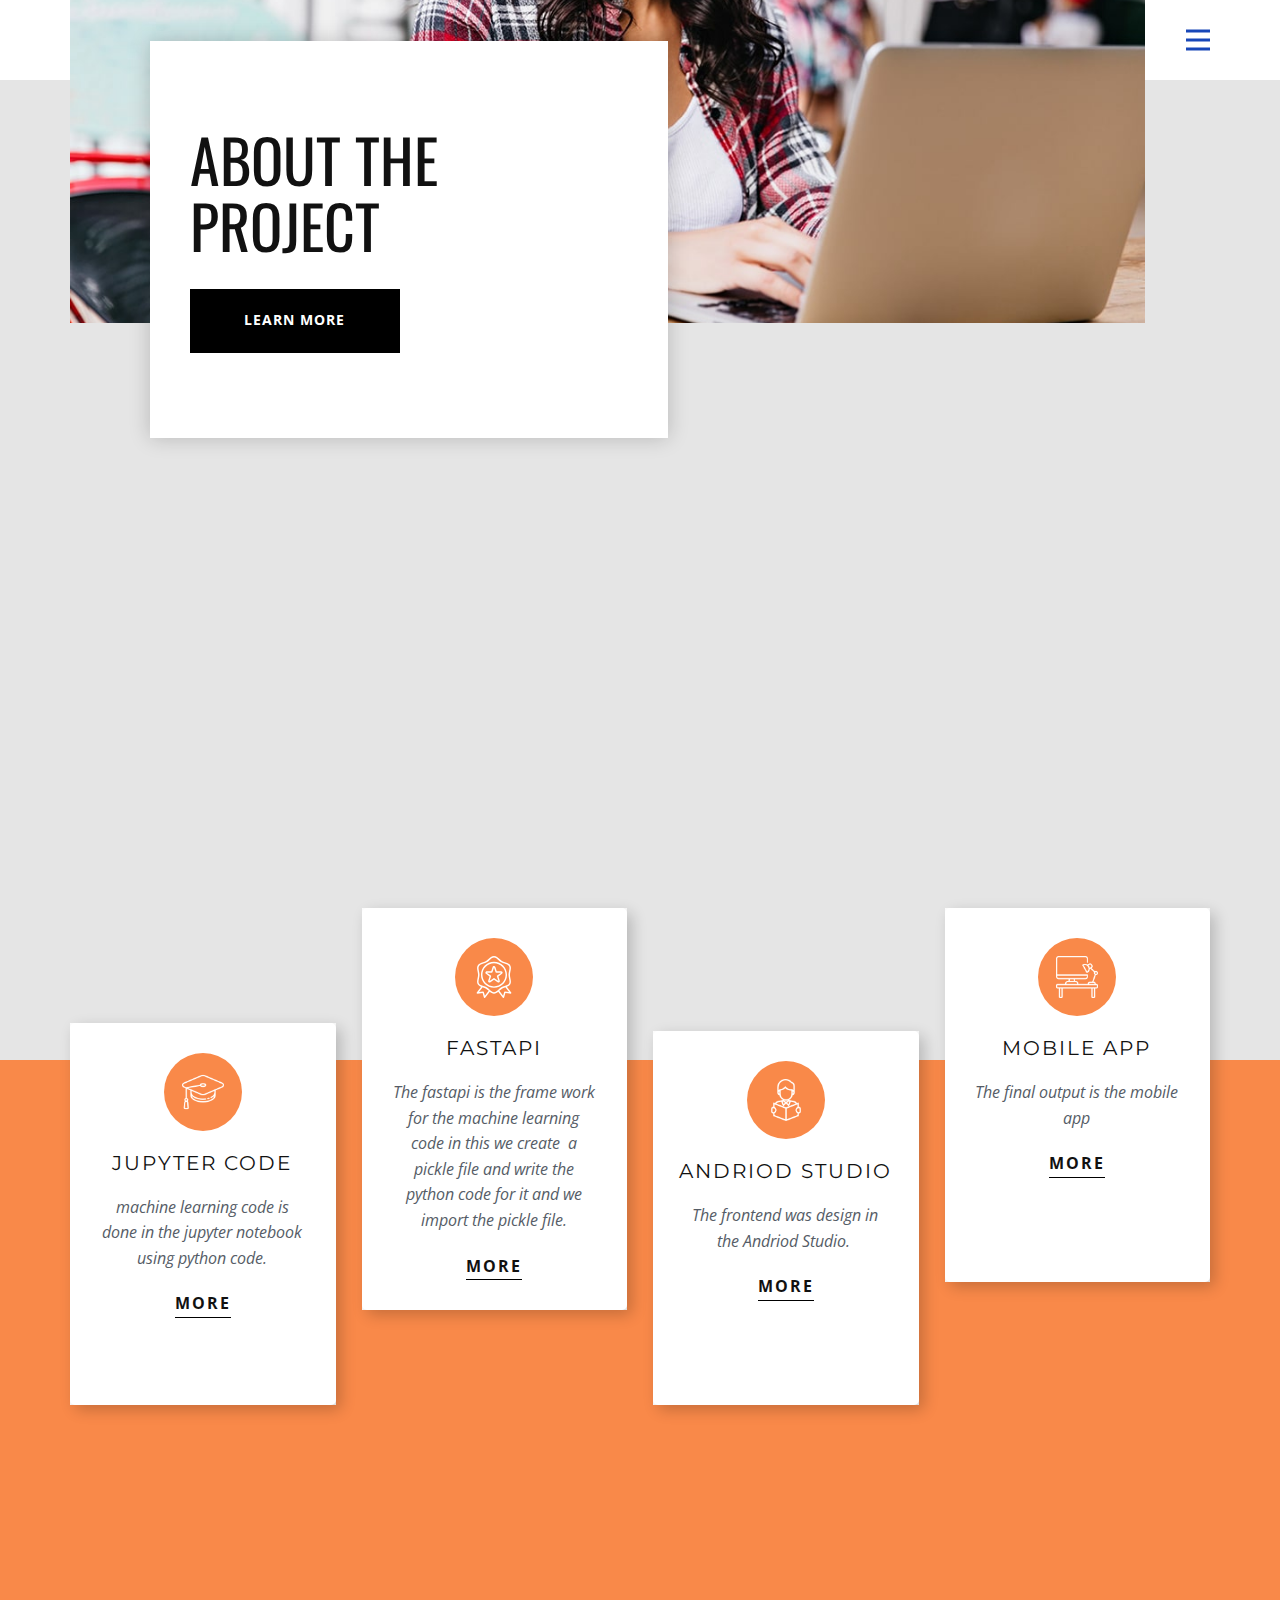
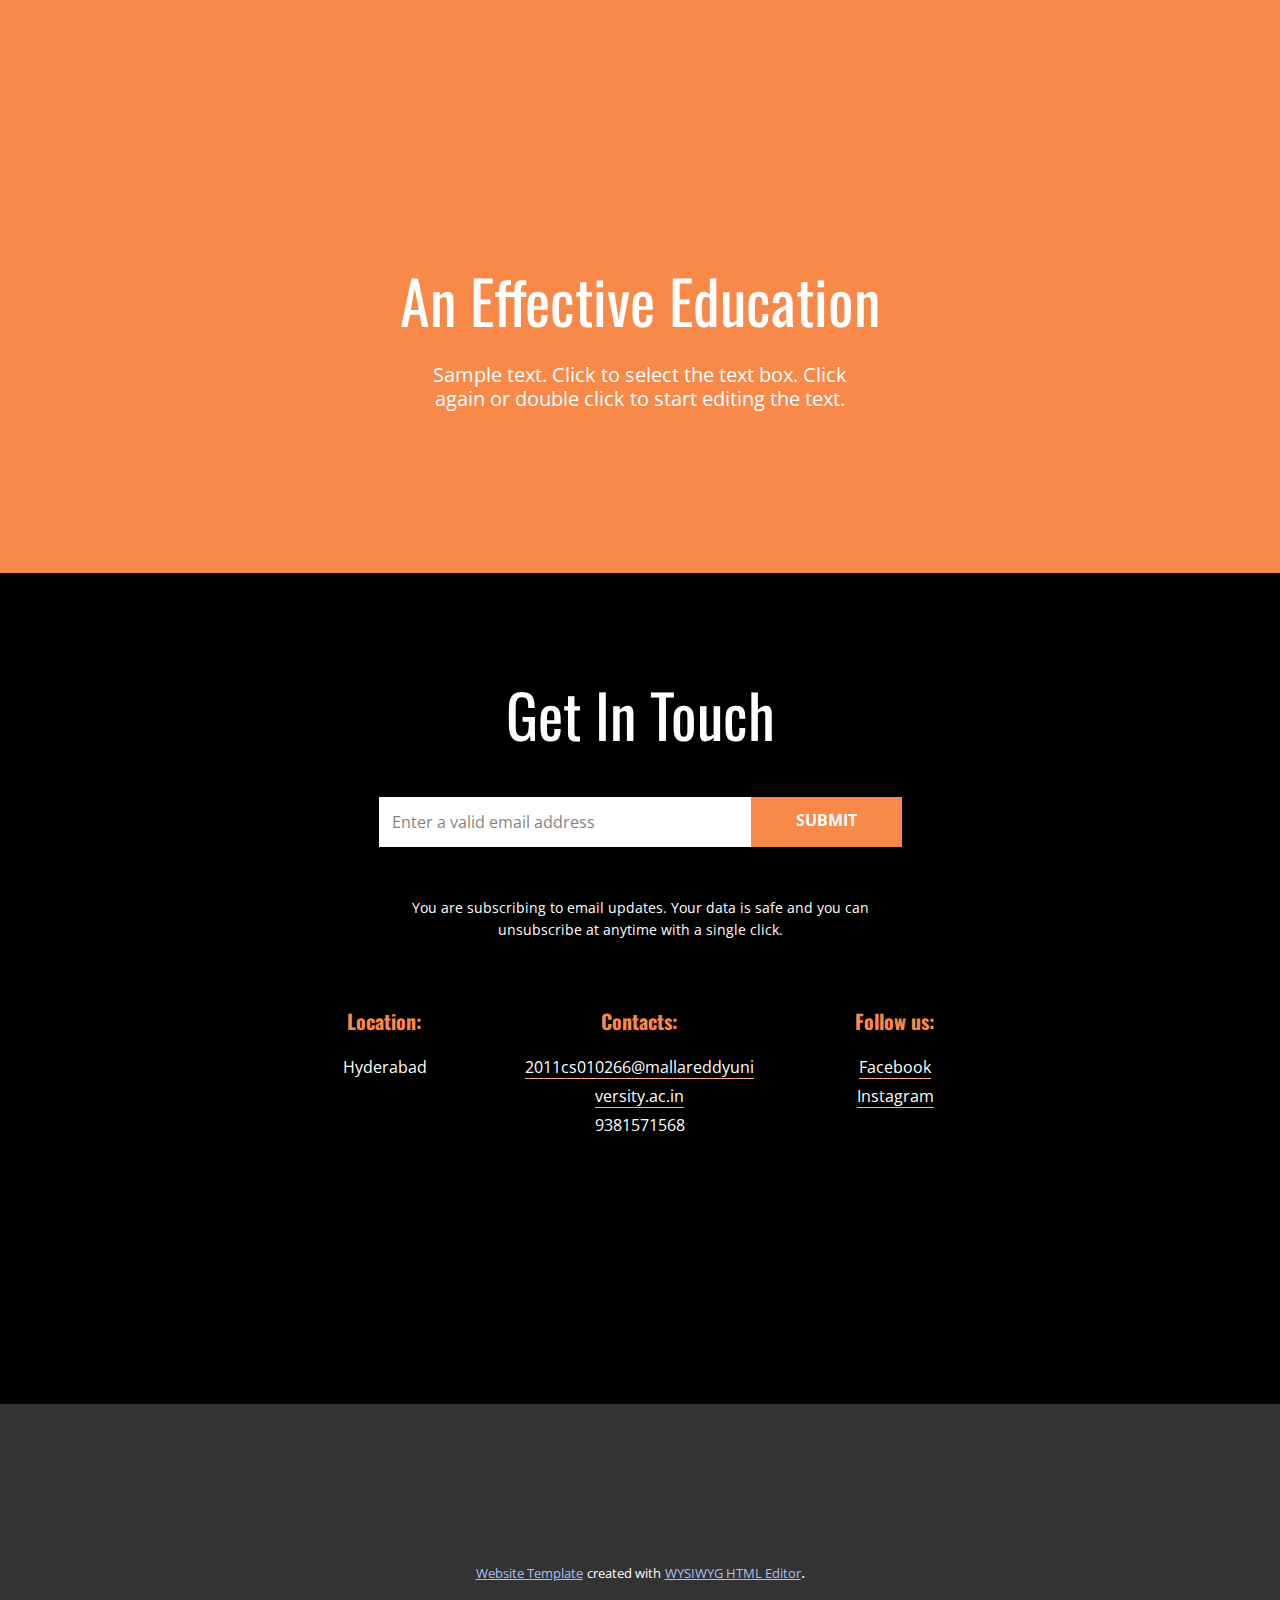
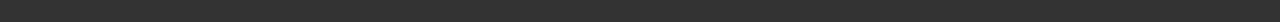
<file: frontend/html/WebSite5271632/Home-2.html>
<!DOCTYPE html>
<html style="font-size: 16px;" lang="en"><head>
    <meta name="viewport" content="width=device-width, initial-scale=1.0">
    <meta charset="utf-8">
    <meta name="keywords" content="Online Courses">
    <meta name="description" content="">
    <title>Home 2</title>
    <link rel="stylesheet" href="nicepage.css" media="screen">
<link rel="stylesheet" href="Home-2.css" media="screen">
    <script class="u-script" type="text/javascript" src="jquery-1.9.1.min.js" defer=""></script>
    <script class="u-script" type="text/javascript" src="nicepage.js" defer=""></script>
    <meta name="generator" content="Nicepage 5.12.9, nicepage.com">
    <meta name="referrer" content="origin">
    <link id="u-theme-google-font" rel="stylesheet" href="https://fonts.googleapis.com/css?family=Oswald:200,300,400,500,600,700|Open+Sans:300,300i,400,400i,500,500i,600,600i,700,700i,800,800i">
    <link id="u-page-google-font" rel="stylesheet" href="https://fonts.googleapis.com/css?family=Montserrat:100,100i,200,200i,300,300i,400,400i,500,500i,600,600i,700,700i,800,800i,900,900i">
    
    
    
    
    
    <script type="application/ld+json">{
		"@context": "http://schema.org",
		"@type": "Organization",
		"name": "",
		"logo": "images/default-logo.png"
}</script>
    <meta name="theme-color" content="#1847b8">
    <meta property="og:title" content="Home 2">
    <meta property="og:type" content="website">
  <meta data-intl-tel-input-cdn-path="intlTelInput/"></head>
  <body class="u-body u-xl-mode" data-lang="en"><header class="u-clearfix u-header u-header" id="sec-8ac9"><div class="u-clearfix u-sheet u-valign-middle u-sheet-1">
        <a href="https://nicepage.com" class="u-image u-logo u-image-1">
          <img src="images/default-logo.png" class="u-logo-image u-logo-image-1">
        </a>
        <nav class="u-menu u-menu-hamburger u-offcanvas u-menu-1" data-responsive-from="XL">
          <div class="menu-collapse" style="font-size: 1rem; letter-spacing: 0px; font-weight: 700; text-transform: uppercase;">
            <a class="u-button-style u-custom-border u-custom-border-color u-custom-borders u-custom-left-right-menu-spacing u-custom-padding-bottom u-custom-text-active-color u-custom-text-color u-custom-text-hover-color u-custom-top-bottom-menu-spacing u-nav-link u-text-active-palette-1-base u-text-hover-palette-2-base u-text-palette-1-base" href="#">
              <svg class="u-svg-link" viewBox="0 0 24 24"><use xlink:href="#menu-hamburger"></use></svg>
              <svg class="u-svg-content" version="1.1" id="menu-hamburger" viewBox="0 0 16 16" x="0px" y="0px" xmlns:xlink="http://www.w3.org/1999/xlink" xmlns="http://www.w3.org/2000/svg"><g><rect y="1" width="16" height="2"></rect><rect y="7" width="16" height="2"></rect><rect y="13" width="16" height="2"></rect>
</g></svg>
            </a>
          </div>
          <div class="u-custom-menu u-nav-container">
            <ul class="u-nav u-spacing-20 u-unstyled u-nav-1"><li class="u-nav-item"><a class="u-button-style u-nav-link u-text-active-palette-1-base u-text-grey-90 u-text-hover-palette-1-base" href="#" style="padding: 10px;">home</a>
</li></ul>
          </div>
          <div class="u-custom-menu u-nav-container-collapse">
            <div class="u-black u-container-style u-inner-container-layout u-opacity u-opacity-95 u-sidenav">
              <div class="u-inner-container-layout u-sidenav-overflow">
                <div class="u-menu-close"></div>
                <ul class="u-align-center u-nav u-popupmenu-items u-unstyled u-nav-2"><li class="u-nav-item"><a class="u-button-style u-nav-link" href="#">home</a>
</li></ul>
              </div>
            </div>
            <div class="u-black u-menu-overlay u-opacity u-opacity-70"></div>
          </div>
        </nav>
      </div></header>
    <section class="u-clearfix u-grey-10 u-section-1" id="sec-4adb">
      <div class="u-hidden-xs u-palette-2-base u-shape u-shape-rectangle u-shape-1"></div>
      <img src="images/gfgffgg-min.jpg" class="u-align-left u-hidden-xs u-image u-image-1" data-image-width="1200" data-image-height="800">
      <div class="u-align-left u-container-style u-group u-white u-group-1">
        <div class="u-container-layout u-valign-middle-lg u-valign-middle-md u-valign-middle-sm u-valign-middle-xl u-container-layout-1">
          <h1 class="u-text u-text-1">ABOUT THE PROJECT</h1>
          <a href="https://nicepage.com/c/technology-html-templates" class="u-active-palette-5-dark-2 u-align-left u-black u-border-none u-btn u-button-style u-hidden-xs u-hover-palette-5-dark-2 u-text-body-alt-color u-btn-1">learn more</a>
        </div>
      </div>
    </section>
    <section class="u-clearfix u-palette-2-base u-valign-middle-xs u-section-2" id="carousel_aeea">
      <div class="u-clearfix u-gutter-26 u-layout-wrap u-layout-wrap-1">
        <div class="u-layout">
          <div class="u-layout-row">
            <div class="u-size-15 u-size-30-md">
              <div class="u-layout-col">
                <div class="u-container-style u-hidden-sm u-hidden-xs u-layout-cell u-size-20 u-layout-cell-1">
                  <div class="u-container-layout u-container-layout-1"></div>
                </div>
                <div class="u-align-center u-container-style u-layout-cell u-radius-5 u-shape-round u-size-40 u-white u-layout-cell-2">
                  <div class="u-container-layout u-valign-top u-container-layout-2"><span class="u-file-icon u-icon u-icon-circle u-palette-2-base u-text-white u-icon-1" data-animation-name="" data-animation-duration="0" data-animation-delay="0" data-animation-direction=""><img src="images/114806-2a865098.png" alt=""></span>
                    <h5 class="u-custom-font u-font-montserrat u-text u-text-1">JUPYTER CODE</h5>
                    <p class="u-text u-text-palette-5-dark-2 u-text-2">machine learning code is done in the jupyter notebook using python code.</p>
                    <a href="https://nicepage.com/k/card-html-templates" class="u-active-none u-align-center u-border-1 u-border-active-palette-2-base u-border-black u-border-hover-palette-2-base u-border-no-left u-border-no-right u-border-no-top u-btn u-button-style u-hover-none u-none u-text-active-palette-2-base u-text-body-color u-text-hover-palette-2-base u-btn-1">more</a>
                  </div>
                </div>
              </div>
            </div>
            <div class="u-size-15 u-size-30-md">
              <div class="u-layout-col">
                <div class="u-align-center u-container-style u-layout-cell u-radius-5 u-shape-round u-size-40 u-white u-layout-cell-3">
                  <div class="u-container-layout u-valign-top u-container-layout-3"><span class="u-icon u-icon-circle u-palette-2-base u-text-white u-icon-2" data-animation-name="" data-animation-duration="0" data-animation-delay="0" data-animation-direction=""><svg class="u-svg-link" preserveAspectRatio="xMidYMin slice" viewBox="0 0 464 464" style=""><use xlink:href="#svg-cfb3"></use></svg><svg class="u-svg-content" viewBox="0 0 464 464" x="0px" y="0px" id="svg-cfb3" style="enable-background:new 0 0 464 464;"><g><g><path d="M422.32,403.096l-48.68-62.584c15.774-4.713,29.4-14.801,38.512-28.512c11.464-19.816,6.28-44,1.264-67.36    c-3.033-12-4.848-24.276-5.416-36.64c0.566-12.375,2.38-24.662,5.416-36.672c4.984-23.376,10.2-47.544-1.264-67.328    c-11.872-20.512-35.776-28.104-58.896-35.432c-11.509-3.171-22.655-7.536-33.256-13.024c-9.62-6.24-18.552-13.48-26.648-21.6    C276.2,18.024,256.752,0,232,0s-44.2,18.024-61.36,33.936c-8.093,8.122-17.023,15.365-26.64,21.608    c-10.6,5.477-21.743,9.831-33.248,12.992c-23.12,7.328-47.024,14.92-58.896,35.432c-11.464,19.816-6.28,44-1.264,67.36    C53.625,183.339,55.437,195.625,56,208c-0.566,12.375-2.38,24.662-5.416,36.672c-4.984,23.376-10.2,47.544,1.264,67.328    c9.124,13.716,22.765,23.801,38.552,28.504l-48.72,62.584c-2.712,3.488-2.083,8.514,1.406,11.226    c1.676,1.303,3.8,1.886,5.906,1.622l57.2-7.144l14.12,49.408c0.827,2.896,3.211,5.082,6.168,5.656    c0.501,0.095,1.01,0.144,1.52,0.144c2.47,0.002,4.803-1.138,6.32-3.088l51.088-65.712c12.572,12.239,29.086,19.612,46.592,20.8    c17.506-1.188,34.02-8.561,46.592-20.8l51.088,65.688c1.512,1.959,3.845,3.108,6.32,3.112c0.51,0,1.019-0.049,1.52-0.144    c2.957-0.574,5.341-2.76,6.168-5.656l14.12-49.4l57.2,7.144c4.384,0.55,8.384-2.558,8.934-6.942    C424.206,406.896,423.623,404.772,422.32,403.096z M131.36,438.648L119.688,397.8c-1.085-3.789-4.769-6.223-8.68-5.736l-44.8,5.6    l40.152-51.616l4.424,1.416c11.494,3.163,22.626,7.517,33.216,12.992c9.62,6.24,18.552,13.48,26.648,21.6l2.752,2.544    L131.36,438.648z M232,400c-18.48,0-34.024-14.4-50.488-29.664c-8.957-8.949-18.851-16.906-29.512-23.736    c-11.599-6.072-23.809-10.899-36.424-14.4c-21.144-6.712-41.12-13.048-49.888-28.2c-8.368-14.472-4.048-34.64,0.536-56    c3.299-13.099,5.235-26.503,5.776-40c-0.538-13.497-2.471-26.901-5.768-40c-4.584-21.352-8.904-41.52-0.536-56    c8.8-15.152,28.744-21.488,49.888-28.2c12.613-3.502,24.819-8.329,36.416-14.4c10.658-6.83,20.55-14.788,29.504-23.736    C197.976,30.4,213.52,16,232,16s34.024,14.4,50.488,29.664C291.445,54.613,301.339,62.57,312,69.4    c11.599,6.072,23.809,10.899,36.424,14.4c21.144,6.712,41.12,13.048,49.888,28.2c8.368,14.472,4.048,34.64-0.536,56    c-3.299,13.099-5.235,26.503-5.776,40c0.538,13.497,2.471,26.901,5.768,40c4.584,21.352,8.904,41.52,0.536,56    c-8.8,15.152-28.744,21.488-49.888,28.2c-12.613,3.502-24.819,8.329-36.416,14.4c-10.658,6.83-20.55,14.788-29.504,23.736    C266.024,385.6,250.48,400,232,400z M353.032,392.064c-3.911-0.487-7.595,1.947-8.68,5.736l-11.712,40.848l-42.032-54.04    l2.752-2.544c8.093-8.122,17.023-15.365,26.64-21.608c10.6-5.477,21.743-9.831,33.248-12.992l4.424-1.416l40.16,51.616    L353.032,392.064z"></path>
</g>
</g><g><g><path d="M232,64c-79.529,0-144,64.471-144,144s64.471,144,144,144s144-64.471,144-144C375.908,128.509,311.491,64.093,232,64z     M232,336c-70.692,0-128-57.308-128-128S161.308,80,232,80s128,57.308,128,128C359.916,278.658,302.658,335.916,232,336z"></path>
</g>
</g><g><g><path d="M324.304,174.584c-3.01-4.135-7.814-6.582-12.928-6.584H262.4l-15.2-46.616c-2.759-8.395-11.801-12.963-20.196-10.204    c-4.829,1.587-8.617,5.375-10.204,10.204L201.64,168h-49.016c-8.837-0.004-16.004,7.155-16.008,15.992    c-0.003,5.12,2.445,9.931,6.584,12.944l39.648,28.8l-15.144,46.616c-2.732,8.404,1.867,17.431,10.27,20.162    c4.873,1.584,10.209,0.738,14.354-2.274L232,261.448l39.656,28.8c5.586,4.15,13.23,4.15,18.816,0    c5.669-4.029,8.029-11.297,5.808-17.888l-15.144-46.624l39.648-28.8C327.929,191.736,329.505,181.728,324.304,174.584z     M267.024,216.216c-2.806,2.039-3.979,5.654-2.904,8.952l16.944,52.144l-44.36-32.224c-2.803-2.035-6.597-2.035-9.4,0    l-44.36,32.224l16.936-52.144c1.071-3.296-0.101-6.906-2.904-8.944L152.624,184h54.824c3.466,0,6.537-2.232,7.608-5.528    L232,126.328l16.944,52.136c1.071,3.296,4.142,5.528,7.608,5.528L311.376,184L267.024,216.216z"></path>
</g>
</g></svg></span>
                    <h5 class="u-custom-font u-font-montserrat u-text u-text-3">FASTAPI</h5>
                    <p class="u-text u-text-palette-5-dark-2 u-text-4">The fastapi is the frame work for the machine learning code in this we create&nbsp; a pickle file and write the python code for it and we import the pickle file.</p>
                    <a href="https://nicepage.review" class="u-active-none u-align-center u-border-1 u-border-active-palette-2-base u-border-black u-border-hover-palette-2-base u-border-no-left u-border-no-right u-border-no-top u-btn u-button-style u-hover-none u-none u-text-active-palette-2-base u-text-body-color u-text-hover-palette-2-base u-btn-2" data-animation-name="" data-animation-duration="0" data-animation-delay="0" data-animation-direction="">more</a>
                  </div>
                </div>
                <div class="u-container-style u-hidden-sm u-hidden-xs u-layout-cell u-size-20 u-layout-cell-4">
                  <div class="u-container-layout u-container-layout-4"></div>
                </div>
              </div>
            </div>
            <div class="u-size-15 u-size-30-md">
              <div class="u-layout-col">
                <div class="u-container-style u-hidden-sm u-hidden-xs u-layout-cell u-size-20 u-layout-cell-5">
                  <div class="u-container-layout u-container-layout-5"></div>
                </div>
                <div class="u-align-center u-container-style u-layout-cell u-radius-5 u-shape-round u-size-40 u-white u-layout-cell-6">
                  <div class="u-container-layout u-valign-top u-container-layout-6"><span class="u-file-icon u-icon u-icon-circle u-palette-2-base u-text-white u-icon-3"><img src="images/948256-0f657f57.png" alt=""></span>
                    <h5 class="u-custom-font u-font-montserrat u-text u-text-5">ANDRIOD STUDIO</h5>
                    <p class="u-text u-text-palette-5-dark-2 u-text-6">The frontend was design in the Andriod Studio.&nbsp;</p>
                    <a href="https://nicepage.dev" class="u-active-none u-align-center u-border-1 u-border-active-palette-2-base u-border-black u-border-hover-palette-2-base u-border-no-left u-border-no-right u-border-no-top u-btn u-button-style u-hover-none u-none u-text-active-palette-2-base u-text-body-color u-text-hover-palette-2-base u-btn-3" data-animation-name="" data-animation-duration="0" data-animation-delay="0" data-animation-direction="">more</a>
                  </div>
                </div>
              </div>
            </div>
            <div class="u-size-15 u-size-30-md">
              <div class="u-layout-col">
                <div class="u-align-center u-container-style u-layout-cell u-radius-5 u-shape-round u-size-40 u-white u-layout-cell-7">
                  <div class="u-container-layout u-valign-top u-container-layout-7"><span class="u-file-icon u-icon u-icon-circle u-palette-2-base u-text-white u-icon-4" data-animation-name="" data-animation-duration="0" data-animation-delay="0" data-animation-direction=""><img src="images/4696455-494b447e.png" alt=""></span>
                    <h5 class="u-custom-font u-font-montserrat u-text u-text-7">MOBILE APP</h5>
                    <p class="u-text u-text-palette-5-dark-2 u-text-8">The final output is the mobile app</p>
                    <a href="https://nicepage.review" class="u-active-none u-align-center u-border-1 u-border-active-palette-2-base u-border-black u-border-hover-palette-2-base u-border-no-left u-border-no-right u-border-no-top u-btn u-button-style u-hover-none u-none u-text-active-palette-2-base u-text-body-color u-text-hover-palette-2-base u-btn-4" data-animation-name="" data-animation-duration="0" data-animation-delay="0" data-animation-direction="">more</a>
                  </div>
                </div>
                <div class="u-container-style u-hidden-sm u-hidden-xs u-layout-cell u-size-20 u-layout-cell-8">
                  <div class="u-container-layout u-container-layout-8"></div>
                </div>
              </div>
            </div>
          </div>
        </div>
      </div>
    </section>
    <section class="u-clearfix u-palette-2-base u-section-3" id="carousel_73a4">
      <div class="u-clearfix u-sheet u-valign-middle-lg u-valign-middle-md u-valign-middle-sm u-valign-middle-xl u-sheet-1">
        <h2 class="u-align-center u-text u-text-1"> An Effective Education </h2>
        <h5 class="u-align-center u-custom-font u-text u-text-font u-text-2">Sample text. Click to select the text box. Click again or double click to start editing the text.</h5>
      </div>
    </section>
    <section class="u-align-center u-black u-clearfix u-container-align-center-lg u-container-align-center-md u-container-align-center-sm u-container-align-center-xl u-section-4" id="carousel_d524">
      <div class="u-clearfix u-sheet u-valign-middle-md u-valign-middle-sm u-valign-middle-xs u-sheet-1">
        <h2 class="u-align-center u-text u-text-1"> Get In Touch<br>
        </h2>
        <div class="u-form u-form-1">
          <form action="https://forms.nicepagesrv.com/v2/form/process" class="u-clearfix u-form-horizontal u-form-spacing-0 u-inner-form" source="email" name="form" style="padding: 11px;">
            <div class="u-form-email u-form-group u-label-none">
              <label for="email-6564" class="u-label u-label-1">Email</label>
              <input type="email" placeholder="Enter a valid email address" id="email-6564" name="email" class="u-border-white u-input u-input-rectangle u-input-1" required="">
            </div>
            <div class="u-align-left u-form-group u-form-submit u-label-none">
              <a href="#" class="u-active-grey-70 u-border-2 u-border-active-grey-70 u-border-hover-grey-70 u-border-palette-2-base u-btn u-btn-submit u-button-style u-hover-grey-70 u-palette-2-base u-btn-1">Submit</a>
              <input type="submit" value="submit" class="u-form-control-hidden">
            </div>
            <div class="u-form-send-message u-form-send-success"> Thank you! Your message has been sent. </div>
            <div class="u-form-send-error u-form-send-message"> Unable to send your message. Please fix errors then try again. </div>
            <input type="hidden" value="" name="recaptchaResponse">
            <input type="hidden" name="formServices" value="8f10dc8a3abfe7a88bce250ab13e3fe8">
          </form>
        </div>
        <p class="u-align-center u-text u-text-2"> You are subscribing to email updates. Your data is safe and you can unsubscribe at anytime with a single click.</p>
        <div class="u-expanded-width-md u-expanded-width-sm u-expanded-width-xs u-list u-list-1">
          <div class="u-repeater u-repeater-1">
            <div class="u-container-align-center u-container-style u-list-item u-repeater-item">
              <div class="u-container-layout u-similar-container u-valign-top u-container-layout-1">
                <h6 class="u-align-center u-text u-text-default u-text-palette-2-base u-text-3"> Location:</h6>
                <p class="u-align-center u-text u-text-body-alt-color u-text-4">Hyderabad</p>
              </div>
            </div>
            <div class="u-container-align-center u-container-style u-list-item u-repeater-item">
              <div class="u-container-layout u-similar-container u-valign-top u-container-layout-2">
                <h6 class="u-align-center u-text u-text-default u-text-palette-2-base u-text-5">Contacts:</h6>
                <p class="u-align-center u-text u-text-body-alt-color u-text-6">
                  <a href="https://nicepage.com/templates" class="u-active-none u-border-1 u-border-active-palette-2-base u-border-hover-palette-2-base u-border-no-left u-border-no-right u-border-no-top u-border-palette-2-light-1 u-btn u-button-link u-button-style u-hover-none u-none u-text-body-alt-color u-btn-2" data-animation-name="" data-animation-duration="0" data-animation-delay="0" data-animation-direction="">2011cs010266@mallareddyuniversity.ac.in</a>
                  <br>9381571568
                </p>
              </div>
            </div>
            <div class="u-container-align-center u-container-style u-list-item u-repeater-item">
              <div class="u-container-layout u-similar-container u-valign-top u-container-layout-3">
                <h6 class="u-align-center u-text u-text-default u-text-palette-2-base u-text-7"> Follow us:</h6>
                <p class="u-align-center u-text u-text-body-alt-color u-text-8">
                  <a href="https://nicepage.com/website-design" class="u-active-none u-border-1 u-border-active-palette-2-base u-border-hover-palette-2-base u-border-no-left u-border-no-right u-border-no-top u-border-palette-2-light-1 u-btn u-button-link u-button-style u-hover-none u-none u-text-body-alt-color u-btn-3" target="_blank" data-animation-name="" data-animation-duration="0" data-animation-delay="0" data-animation-direction="">Facebook</a>
                  <br>
                  <a href="https://nicepage.com/css-templates" class="u-active-none u-border-1 u-border-active-palette-2-base u-border-hover-palette-2-base u-border-no-left u-border-no-right u-border-no-top u-border-palette-2-light-1 u-btn u-button-link u-button-style u-hover-none u-none u-text-body-alt-color u-btn-4" data-animation-name="" data-animation-duration="0" data-animation-delay="0" data-animation-direction="">Instagram</a>
                </p>
              </div>
            </div>
          </div>
        </div>
      </div>
    </section>
    
    
    <footer class="u-align-center u-clearfix u-footer u-grey-80 u-footer" id="sec-60e0"><div class="u-clearfix u-sheet u-sheet-1"></div></footer>
    <section class="u-backlink u-clearfix u-grey-80">
      <a class="u-link" href="https://nicepage.com/website-templates" target="_blank">
        <span>Website Template</span>
      </a>
      <p class="u-text">
        <span>created with</span>
      </p>
      <a class="u-link" href="https://nicepage.com/wysiwyg-html-editor" target="_blank">
        <span>WYSIWYG HTML Editor</span>
      </a>. 
    </section>
  
</body></html>
</file>
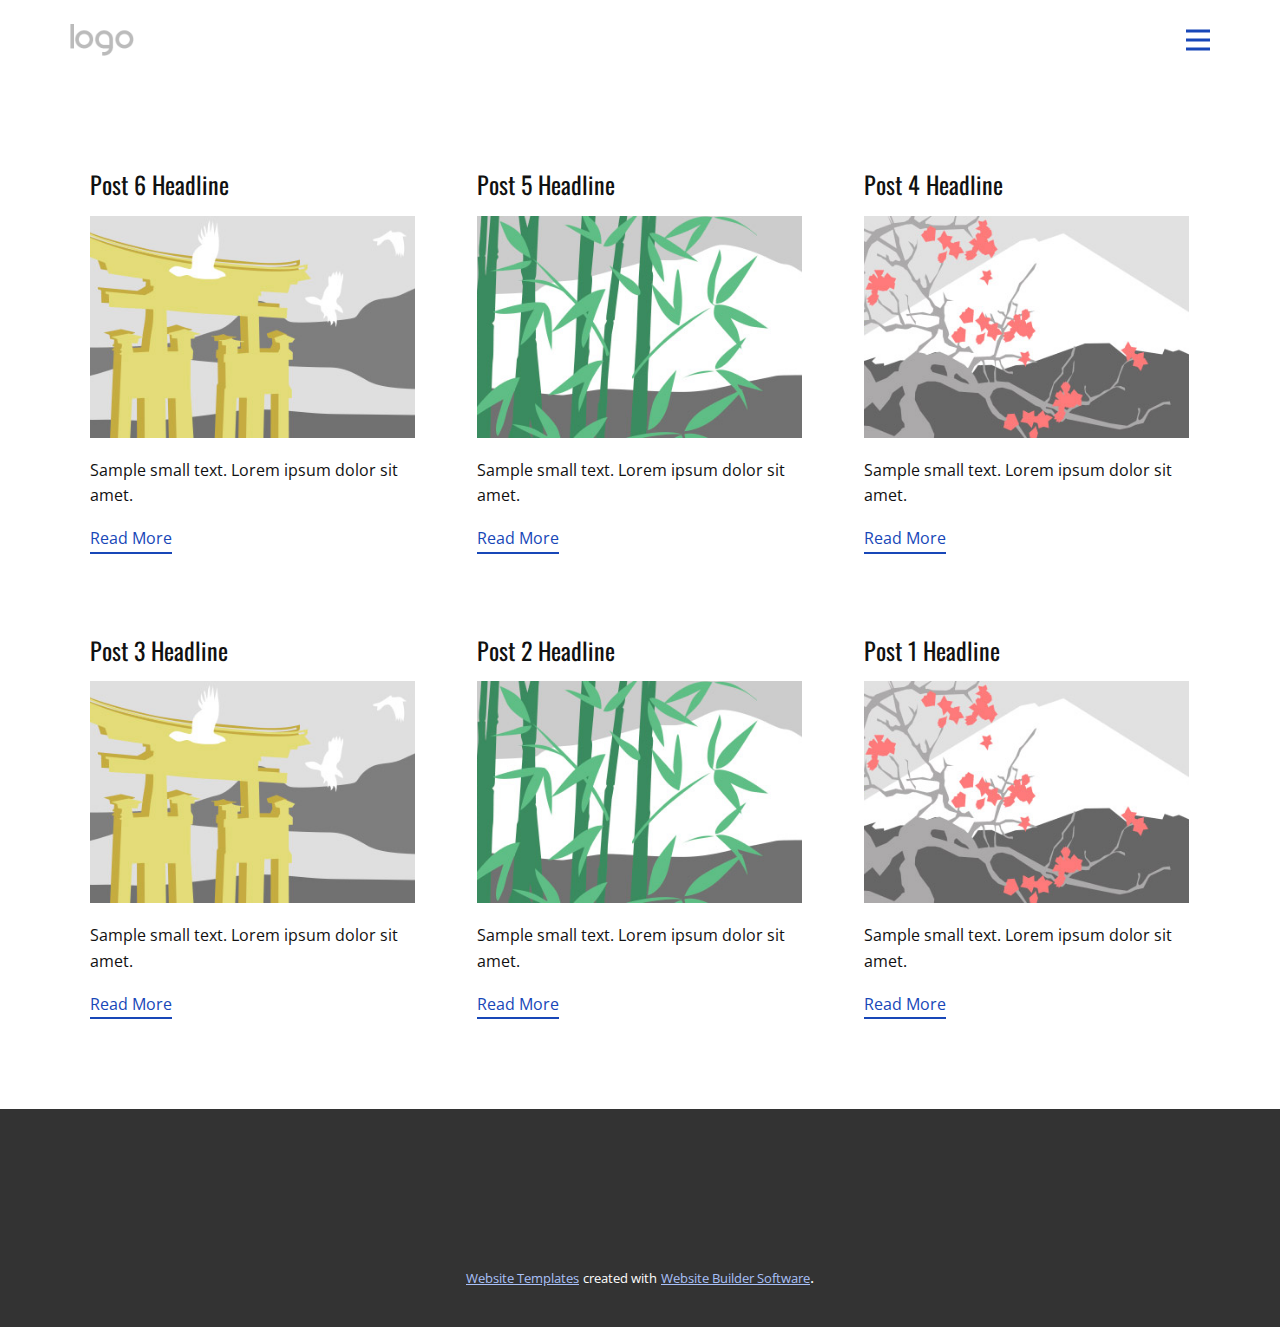
<file: frontend/html/WebSite5271632/blog/blog.html>
<!DOCTYPE html>
<html style="font-size: 16px;" lang="en"><head>
    <meta name="viewport" content="width=device-width, initial-scale=1.0">
    <meta charset="utf-8">
    <meta name="keywords" content="">
    <meta name="description" content="">
    <title>Blog Template</title>
    <link rel="stylesheet" href="../nicepage.css" media="screen">
<link rel="stylesheet" href="../Blog-Template.css" media="screen">
    <script class="u-script" type="text/javascript" src="../jquery-1.9.1.min.js" defer=""></script>
    <script class="u-script" type="text/javascript" src="../nicepage.js" defer=""></script>
    <meta name="generator" content="Nicepage 5.12.9, nicepage.com">
    <link id="u-theme-google-font" rel="stylesheet" href="https://fonts.googleapis.com/css?family=Oswald:200,300,400,500,600,700|Open+Sans:300,300i,400,400i,500,500i,600,600i,700,700i,800,800i">
    
    
    <script type="application/ld+json">{
		"@context": "http://schema.org",
		"@type": "Organization",
		"name": "",
		"logo": "images/default-logo.png"
}</script>
    <meta name="theme-color" content="#1847b8">
  <meta data-intl-tel-input-cdn-path="intlTelInput/"></head>
  <body class="u-body u-xl-mode" data-lang="en"><header class="u-clearfix u-header u-header" id="sec-8ac9"><div class="u-clearfix u-sheet u-valign-middle u-sheet-1">
        <a href="https://nicepage.com" class="u-image u-logo u-image-1">
          <img src="../images/default-logo.png" class="u-logo-image u-logo-image-1">
        </a>
        <nav class="u-menu u-menu-hamburger u-offcanvas u-menu-1" data-responsive-from="XL">
          <div class="menu-collapse" style="font-size: 1rem; letter-spacing: 0px; font-weight: 700; text-transform: uppercase;">
            <a class="u-button-style u-custom-border u-custom-border-color u-custom-borders u-custom-left-right-menu-spacing u-custom-padding-bottom u-custom-text-active-color u-custom-text-color u-custom-text-hover-color u-custom-top-bottom-menu-spacing u-nav-link u-text-active-palette-1-base u-text-hover-palette-2-base u-text-palette-1-base" href="#">
              <svg class="u-svg-link" viewBox="0 0 24 24"><use xlink:href="#menu-hamburger"></use></svg>
              <svg class="u-svg-content" version="1.1" id="menu-hamburger" viewBox="0 0 16 16" x="0px" y="0px" xmlns:xlink="http://www.w3.org/1999/xlink" xmlns="http://www.w3.org/2000/svg"><g><rect y="1" width="16" height="2"></rect><rect y="7" width="16" height="2"></rect><rect y="13" width="16" height="2"></rect>
</g></svg>
            </a>
          </div>
          <div class="u-custom-menu u-nav-container">
            <ul class="u-nav u-spacing-20 u-unstyled u-nav-1"><li class="u-nav-item"><a class="u-button-style u-nav-link u-text-active-palette-1-base u-text-grey-90 u-text-hover-palette-1-base" href="#" style="padding: 10px;">home</a>
</li></ul>
          </div>
          <div class="u-custom-menu u-nav-container-collapse">
            <div class="u-black u-container-style u-inner-container-layout u-opacity u-opacity-95 u-sidenav">
              <div class="u-inner-container-layout u-sidenav-overflow">
                <div class="u-menu-close"></div>
                <ul class="u-align-center u-nav u-popupmenu-items u-unstyled u-nav-2"><li class="u-nav-item"><a class="u-button-style u-nav-link" href="#">home</a>
</li></ul>
              </div>
            </div>
            <div class="u-black u-menu-overlay u-opacity u-opacity-70"></div>
          </div>
        </nav>
      </div></header>
    <section class="u-clearfix u-section-1" id="sec-335d">
      <div class="u-clearfix u-sheet u-valign-middle u-sheet-1"><!--blog--><!--blog_options_json--><!--{"type":"Recent","source":"","tags":"","count":""}--><!--/blog_options_json-->
        <div class="u-blog u-expanded-width u-repeater u-repeater-1"><!--blog_post-->
          <div class="u-blog-post u-container-style u-repeater-item u-white u-repeater-item-1">
            <div class="u-container-layout u-similar-container u-valign-top u-container-layout-1"><!--blog_post_header-->
              <h4 class="u-blog-control u-text u-text-1">
                <a class="u-post-header-link" href="../blog/post-5.html">Post 6 Headline</a>
              </h4><!--/blog_post_header--><!--blog_post_image-->
              <a class="u-post-header-link" href="../blog/post-5.html"><img alt="" class="u-blog-control u-expanded-width u-image u-image-default u-image-1" src="../images/8ad73f3c.jpeg"></a><!--/blog_post_image--><!--blog_post_content-->
              <div class="u-blog-control u-post-content u-text u-text-2 fr-view">Sample small text. Lorem ipsum dolor sit amet.</div><!--/blog_post_content--><!--blog_post_readmore-->
              <a href="../blog/post-5.html" class="u-blog-control u-border-2 u-border-palette-1-base u-btn u-btn-rectangle u-button-style u-none u-btn-1"><!--blog_post_readmore_content--><!--options_json--><!--{"content":"","defaultValue":"Read More"}--><!--/options_json-->Read More<!--/blog_post_readmore_content--></a><!--/blog_post_readmore-->
            </div>
          </div><div class="u-blog-post u-container-style u-repeater-item u-video-cover u-white">
            <div class="u-container-layout u-similar-container u-valign-top u-container-layout-2"><!--blog_post_header-->
              <h4 class="u-blog-control u-text u-text-3">
                <a class="u-post-header-link" href="../blog/post-4.html">Post 5 Headline</a>
              </h4><!--/blog_post_header--><!--blog_post_image-->
              <a class="u-post-header-link" href="../blog/post-4.html"><img alt="" class="u-blog-control u-expanded-width u-image u-image-default u-image-2" src="../images/68f64b9d.jpeg"></a><!--/blog_post_image--><!--blog_post_content-->
              <div class="u-blog-control u-post-content u-text u-text-4 fr-view">Sample small text. Lorem ipsum dolor sit amet.</div><!--/blog_post_content--><!--blog_post_readmore-->
              <a href="../blog/post-4.html" class="u-blog-control u-border-2 u-border-palette-1-base u-btn u-btn-rectangle u-button-style u-none u-btn-2"><!--blog_post_readmore_content--><!--options_json--><!--{"content":"","defaultValue":"Read More"}--><!--/options_json-->Read More<!--/blog_post_readmore_content--></a><!--/blog_post_readmore-->
            </div>
          </div><div class="u-blog-post u-container-style u-repeater-item u-video-cover u-white">
            <div class="u-container-layout u-similar-container u-valign-top u-container-layout-3"><!--blog_post_header-->
              <h4 class="u-blog-control u-text u-text-5">
                <a class="u-post-header-link" href="../blog/post-3.html">Post 4 Headline</a>
              </h4><!--/blog_post_header--><!--blog_post_image-->
              <a class="u-post-header-link" href="../blog/post-3.html"><img alt="" class="u-blog-control u-expanded-width u-image u-image-default u-image-3" src="../images/0fd3416c.jpeg"></a><!--/blog_post_image--><!--blog_post_content-->
              <div class="u-blog-control u-post-content u-text u-text-6 fr-view">Sample small text. Lorem ipsum dolor sit amet.</div><!--/blog_post_content--><!--blog_post_readmore-->
              <a href="../blog/post-3.html" class="u-blog-control u-border-2 u-border-palette-1-base u-btn u-btn-rectangle u-button-style u-none u-btn-3"><!--blog_post_readmore_content--><!--options_json--><!--{"content":"","defaultValue":"Read More"}--><!--/options_json-->Read More<!--/blog_post_readmore_content--></a><!--/blog_post_readmore-->
            </div>
          </div><div class="u-blog-post u-container-style u-repeater-item u-white u-repeater-item-1">
            <div class="u-container-layout u-similar-container u-valign-top u-container-layout-1"><!--blog_post_header-->
              <h4 class="u-blog-control u-text u-text-1">
                <a class="u-post-header-link" href="../blog/post-2.html">Post 3 Headline</a>
              </h4><!--/blog_post_header--><!--blog_post_image-->
              <a class="u-post-header-link" href="../blog/post-2.html"><img alt="" class="u-blog-control u-expanded-width u-image u-image-default u-image-1" src="../images/8ad73f3c.jpeg"></a><!--/blog_post_image--><!--blog_post_content-->
              <div class="u-blog-control u-post-content u-text u-text-2 fr-view">Sample small text. Lorem ipsum dolor sit amet.</div><!--/blog_post_content--><!--blog_post_readmore-->
              <a href="../blog/post-2.html" class="u-blog-control u-border-2 u-border-palette-1-base u-btn u-btn-rectangle u-button-style u-none u-btn-1"><!--blog_post_readmore_content--><!--options_json--><!--{"content":"","defaultValue":"Read More"}--><!--/options_json-->Read More<!--/blog_post_readmore_content--></a><!--/blog_post_readmore-->
            </div>
          </div><div class="u-blog-post u-container-style u-repeater-item u-video-cover u-white">
            <div class="u-container-layout u-similar-container u-valign-top u-container-layout-2"><!--blog_post_header-->
              <h4 class="u-blog-control u-text u-text-3">
                <a class="u-post-header-link" href="../blog/post-1.html">Post 2 Headline</a>
              </h4><!--/blog_post_header--><!--blog_post_image-->
              <a class="u-post-header-link" href="../blog/post-1.html"><img alt="" class="u-blog-control u-expanded-width u-image u-image-default u-image-2" src="../images/68f64b9d.jpeg"></a><!--/blog_post_image--><!--blog_post_content-->
              <div class="u-blog-control u-post-content u-text u-text-4 fr-view">Sample small text. Lorem ipsum dolor sit amet.</div><!--/blog_post_content--><!--blog_post_readmore-->
              <a href="../blog/post-1.html" class="u-blog-control u-border-2 u-border-palette-1-base u-btn u-btn-rectangle u-button-style u-none u-btn-2"><!--blog_post_readmore_content--><!--options_json--><!--{"content":"","defaultValue":"Read More"}--><!--/options_json-->Read More<!--/blog_post_readmore_content--></a><!--/blog_post_readmore-->
            </div>
          </div><div class="u-blog-post u-container-style u-repeater-item u-video-cover u-white">
            <div class="u-container-layout u-similar-container u-valign-top u-container-layout-3"><!--blog_post_header-->
              <h4 class="u-blog-control u-text u-text-5">
                <a class="u-post-header-link" href="../blog/post.html">Post 1 Headline</a>
              </h4><!--/blog_post_header--><!--blog_post_image-->
              <a class="u-post-header-link" href="../blog/post.html"><img alt="" class="u-blog-control u-expanded-width u-image u-image-default u-image-3" src="../images/0fd3416c.jpeg"></a><!--/blog_post_image--><!--blog_post_content-->
              <div class="u-blog-control u-post-content u-text u-text-6 fr-view">Sample small text. Lorem ipsum dolor sit amet.</div><!--/blog_post_content--><!--blog_post_readmore-->
              <a href="../blog/post.html" class="u-blog-control u-border-2 u-border-palette-1-base u-btn u-btn-rectangle u-button-style u-none u-btn-3"><!--blog_post_readmore_content--><!--options_json--><!--{"content":"","defaultValue":"Read More"}--><!--/options_json-->Read More<!--/blog_post_readmore_content--></a><!--/blog_post_readmore-->
            </div>
          </div><!--/blog_post--><!--blog_post-->
          <!--/blog_post--><!--blog_post-->
          <!--/blog_post-->
        </div><!--/blog-->
      </div>
    </section>
    
    
    <footer class="u-align-center u-clearfix u-footer u-grey-80 u-footer" id="sec-60e0"><div class="u-clearfix u-sheet u-sheet-1"></div></footer>
    <section class="u-backlink u-clearfix u-grey-80">
      <a class="u-link" href="https://nicepage.com/website-templates" target="_blank">
        <span>Website Templates</span>
      </a>
      <p class="u-text">
        <span>created with</span>
      </p>
      <a class="u-link" href="" target="_blank">
        <span>Website Builder Software</span>
      </a>. 
    </section>
  
</body></html>
</file>
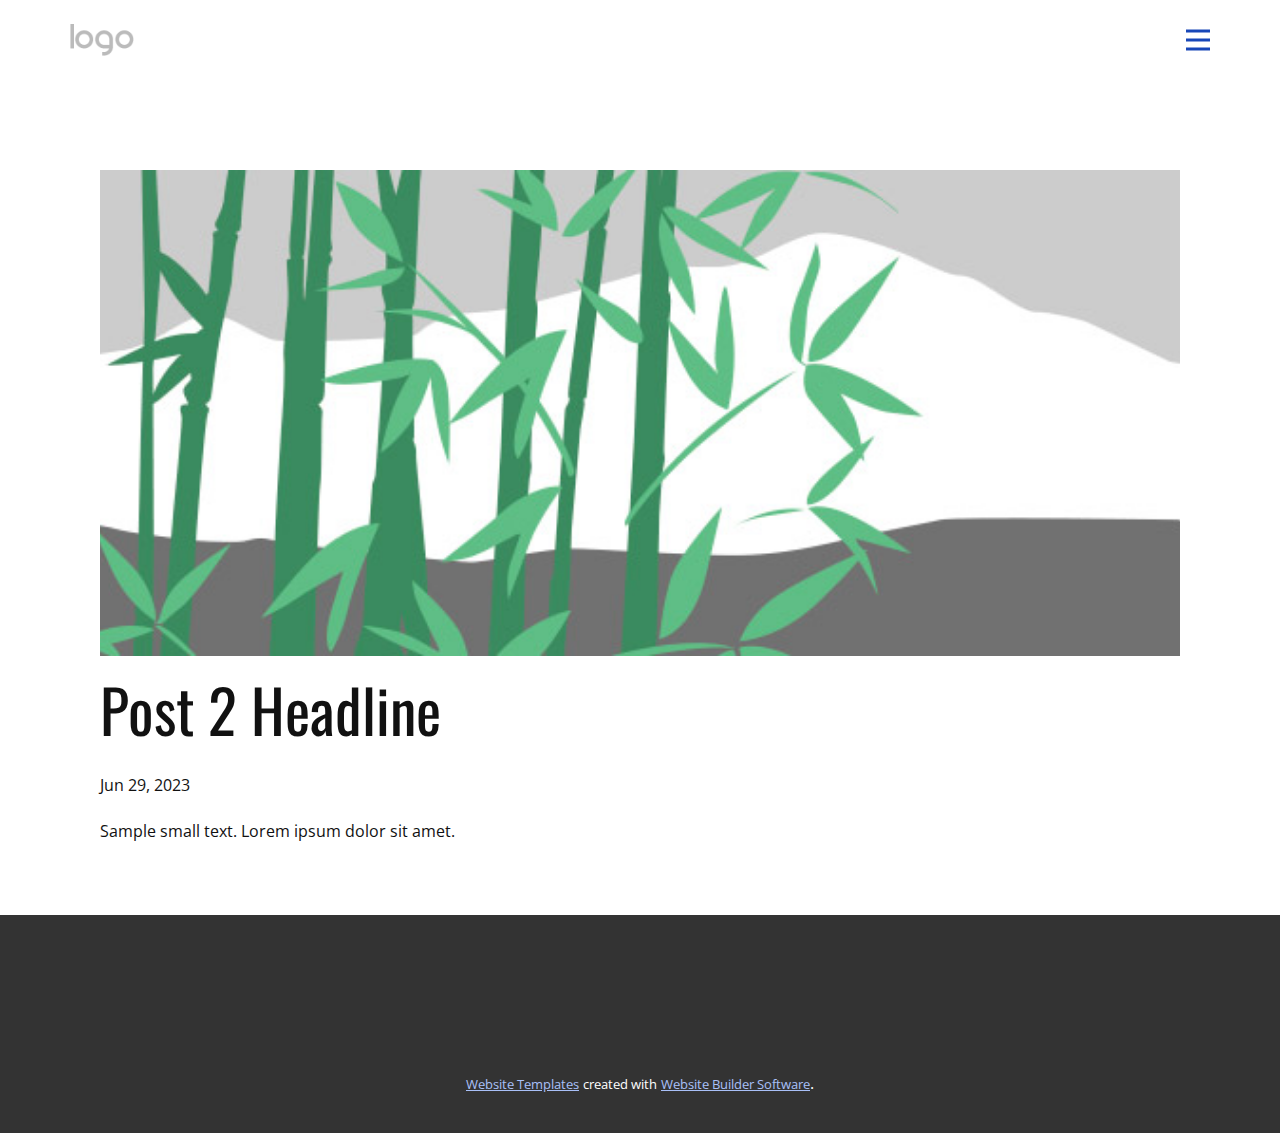
<file: frontend/html/WebSite5271632/blog/post-1.html>
<!DOCTYPE html>
<html style="font-size: 16px;" lang="en"><head>
    <meta name="viewport" content="width=device-width, initial-scale=1.0">
    <meta charset="utf-8">
    <meta name="keywords" content="Post 1 Headline">
    <meta name="description" content="">
    <title>Post 2 Headline</title>
    <link rel="stylesheet" href="../nicepage.css" media="screen">
<link rel="stylesheet" href="../Post-Template.css" media="screen">
    <script class="u-script" type="text/javascript" src="../jquery-1.9.1.min.js" defer=""></script>
    <script class="u-script" type="text/javascript" src="../nicepage.js" defer=""></script>
    <meta name="generator" content="Nicepage 5.12.9, nicepage.com">
    <link id="u-theme-google-font" rel="stylesheet" href="https://fonts.googleapis.com/css?family=Oswald:200,300,400,500,600,700|Open+Sans:300,300i,400,400i,500,500i,600,600i,700,700i,800,800i">
    
    
    <script type="application/ld+json">{
		"@context": "http://schema.org",
		"@type": "Organization",
		"name": "",
		"logo": "images/default-logo.png"
}</script>
    <meta name="theme-color" content="#1847b8">
  <meta data-intl-tel-input-cdn-path="intlTelInput/"></head>
  <body class="u-body u-xl-mode" data-lang="en"><header class="u-clearfix u-header u-header" id="sec-8ac9"><div class="u-clearfix u-sheet u-valign-middle u-sheet-1">
        <a href="https://nicepage.com" class="u-image u-logo u-image-1">
          <img src="../images/default-logo.png" class="u-logo-image u-logo-image-1">
        </a>
        <nav class="u-menu u-menu-hamburger u-offcanvas u-menu-1" data-responsive-from="XL">
          <div class="menu-collapse" style="font-size: 1rem; letter-spacing: 0px; font-weight: 700; text-transform: uppercase;">
            <a class="u-button-style u-custom-border u-custom-border-color u-custom-borders u-custom-left-right-menu-spacing u-custom-padding-bottom u-custom-text-active-color u-custom-text-color u-custom-text-hover-color u-custom-top-bottom-menu-spacing u-nav-link u-text-active-palette-1-base u-text-hover-palette-2-base u-text-palette-1-base" href="#">
              <svg class="u-svg-link" viewBox="0 0 24 24"><use xlink:href="#menu-hamburger"></use></svg>
              <svg class="u-svg-content" version="1.1" id="menu-hamburger" viewBox="0 0 16 16" x="0px" y="0px" xmlns:xlink="http://www.w3.org/1999/xlink" xmlns="http://www.w3.org/2000/svg"><g><rect y="1" width="16" height="2"></rect><rect y="7" width="16" height="2"></rect><rect y="13" width="16" height="2"></rect>
</g></svg>
            </a>
          </div>
          <div class="u-custom-menu u-nav-container">
            <ul class="u-nav u-spacing-20 u-unstyled u-nav-1"><li class="u-nav-item"><a class="u-button-style u-nav-link u-text-active-palette-1-base u-text-grey-90 u-text-hover-palette-1-base" href="#" style="padding: 10px;">home</a>
</li></ul>
          </div>
          <div class="u-custom-menu u-nav-container-collapse">
            <div class="u-black u-container-style u-inner-container-layout u-opacity u-opacity-95 u-sidenav">
              <div class="u-inner-container-layout u-sidenav-overflow">
                <div class="u-menu-close"></div>
                <ul class="u-align-center u-nav u-popupmenu-items u-unstyled u-nav-2"><li class="u-nav-item"><a class="u-button-style u-nav-link" href="#">home</a>
</li></ul>
              </div>
            </div>
            <div class="u-black u-menu-overlay u-opacity u-opacity-70"></div>
          </div>
        </nav>
      </div></header>
    <section class="u-align-center u-clearfix u-section-1" id="sec-b820">
      <div class="u-clearfix u-sheet u-valign-middle-md u-valign-middle-sm u-valign-middle-xs u-sheet-1"><!--post_details--><!--post_details_options_json--><!--{"source":""}--><!--/post_details_options_json--><!--blog_post-->
        <div class="u-container-style u-expanded-width u-post-details u-post-details-1">
          <div class="u-container-layout u-valign-middle u-container-layout-1"><!--blog_post_image-->
            <img alt="" class="u-blog-control u-expanded-width u-image u-image-default u-image-1" src="../images/68f64b9d.jpeg"><!--/blog_post_image--><!--blog_post_header-->
            <h2 class="u-blog-control u-text u-text-1">Post 2 Headline</h2><!--/blog_post_header--><!--blog_post_metadata-->
            <div class="u-blog-control u-metadata u-metadata-1"><!--blog_post_metadata_date-->
              <span class="u-meta-date u-meta-icon">Jun 29, 2023</span><!--/blog_post_metadata_date--><!--blog_post_metadata_category-->
              <!--/blog_post_metadata_category--><!--blog_post_metadata_comments-->
              <!--/blog_post_metadata_comments-->
            </div><!--/blog_post_metadata--><!--blog_post_content-->
            <div class="u-align-justify u-blog-control u-post-content u-text u-text-2 fr-view">
  Sample small text. Lorem ipsum dolor sit amet.
  </div><!--/blog_post_content-->
          </div>
        </div><!--/blog_post--><!--/post_details-->
      </div>
    </section>
    
    
    <footer class="u-align-center u-clearfix u-footer u-grey-80 u-footer" id="sec-60e0"><div class="u-clearfix u-sheet u-sheet-1"></div></footer>
    <section class="u-backlink u-clearfix u-grey-80">
      <a class="u-link" href="https://nicepage.com/website-templates" target="_blank">
        <span>Website Templates</span>
      </a>
      <p class="u-text">
        <span>created with</span>
      </p>
      <a class="u-link" href="" target="_blank">
        <span>Website Builder Software</span>
      </a>. 
    </section>
  
</body></html>
</file>
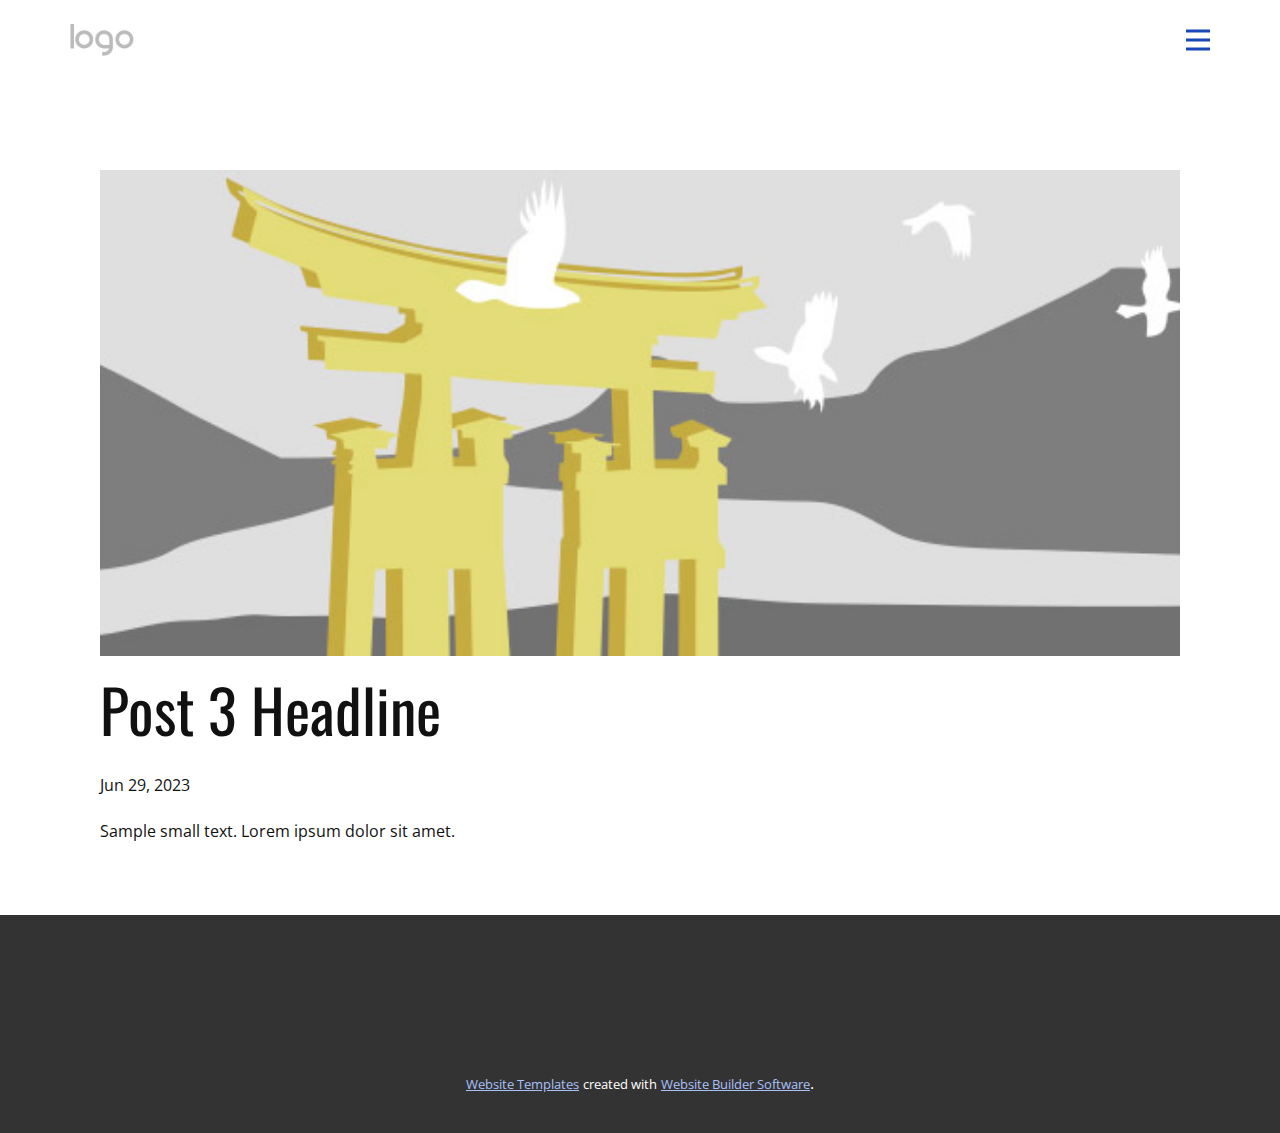
<file: frontend/html/WebSite5271632/blog/post-2.html>
<!DOCTYPE html>
<html style="font-size: 16px;" lang="en"><head>
    <meta name="viewport" content="width=device-width, initial-scale=1.0">
    <meta charset="utf-8">
    <meta name="keywords" content="Post 1 Headline">
    <meta name="description" content="">
    <title>Post 3 Headline</title>
    <link rel="stylesheet" href="../nicepage.css" media="screen">
<link rel="stylesheet" href="../Post-Template.css" media="screen">
    <script class="u-script" type="text/javascript" src="../jquery-1.9.1.min.js" defer=""></script>
    <script class="u-script" type="text/javascript" src="../nicepage.js" defer=""></script>
    <meta name="generator" content="Nicepage 5.12.9, nicepage.com">
    <link id="u-theme-google-font" rel="stylesheet" href="https://fonts.googleapis.com/css?family=Oswald:200,300,400,500,600,700|Open+Sans:300,300i,400,400i,500,500i,600,600i,700,700i,800,800i">
    
    
    <script type="application/ld+json">{
		"@context": "http://schema.org",
		"@type": "Organization",
		"name": "",
		"logo": "images/default-logo.png"
}</script>
    <meta name="theme-color" content="#1847b8">
  <meta data-intl-tel-input-cdn-path="intlTelInput/"></head>
  <body class="u-body u-xl-mode" data-lang="en"><header class="u-clearfix u-header u-header" id="sec-8ac9"><div class="u-clearfix u-sheet u-valign-middle u-sheet-1">
        <a href="https://nicepage.com" class="u-image u-logo u-image-1">
          <img src="../images/default-logo.png" class="u-logo-image u-logo-image-1">
        </a>
        <nav class="u-menu u-menu-hamburger u-offcanvas u-menu-1" data-responsive-from="XL">
          <div class="menu-collapse" style="font-size: 1rem; letter-spacing: 0px; font-weight: 700; text-transform: uppercase;">
            <a class="u-button-style u-custom-border u-custom-border-color u-custom-borders u-custom-left-right-menu-spacing u-custom-padding-bottom u-custom-text-active-color u-custom-text-color u-custom-text-hover-color u-custom-top-bottom-menu-spacing u-nav-link u-text-active-palette-1-base u-text-hover-palette-2-base u-text-palette-1-base" href="#">
              <svg class="u-svg-link" viewBox="0 0 24 24"><use xlink:href="#menu-hamburger"></use></svg>
              <svg class="u-svg-content" version="1.1" id="menu-hamburger" viewBox="0 0 16 16" x="0px" y="0px" xmlns:xlink="http://www.w3.org/1999/xlink" xmlns="http://www.w3.org/2000/svg"><g><rect y="1" width="16" height="2"></rect><rect y="7" width="16" height="2"></rect><rect y="13" width="16" height="2"></rect>
</g></svg>
            </a>
          </div>
          <div class="u-custom-menu u-nav-container">
            <ul class="u-nav u-spacing-20 u-unstyled u-nav-1"><li class="u-nav-item"><a class="u-button-style u-nav-link u-text-active-palette-1-base u-text-grey-90 u-text-hover-palette-1-base" href="#" style="padding: 10px;">home</a>
</li></ul>
          </div>
          <div class="u-custom-menu u-nav-container-collapse">
            <div class="u-black u-container-style u-inner-container-layout u-opacity u-opacity-95 u-sidenav">
              <div class="u-inner-container-layout u-sidenav-overflow">
                <div class="u-menu-close"></div>
                <ul class="u-align-center u-nav u-popupmenu-items u-unstyled u-nav-2"><li class="u-nav-item"><a class="u-button-style u-nav-link" href="#">home</a>
</li></ul>
              </div>
            </div>
            <div class="u-black u-menu-overlay u-opacity u-opacity-70"></div>
          </div>
        </nav>
      </div></header>
    <section class="u-align-center u-clearfix u-section-1" id="sec-b820">
      <div class="u-clearfix u-sheet u-valign-middle-md u-valign-middle-sm u-valign-middle-xs u-sheet-1"><!--post_details--><!--post_details_options_json--><!--{"source":""}--><!--/post_details_options_json--><!--blog_post-->
        <div class="u-container-style u-expanded-width u-post-details u-post-details-1">
          <div class="u-container-layout u-valign-middle u-container-layout-1"><!--blog_post_image-->
            <img alt="" class="u-blog-control u-expanded-width u-image u-image-default u-image-1" src="../images/8ad73f3c.jpeg"><!--/blog_post_image--><!--blog_post_header-->
            <h2 class="u-blog-control u-text u-text-1">Post 3 Headline</h2><!--/blog_post_header--><!--blog_post_metadata-->
            <div class="u-blog-control u-metadata u-metadata-1"><!--blog_post_metadata_date-->
              <span class="u-meta-date u-meta-icon">Jun 29, 2023</span><!--/blog_post_metadata_date--><!--blog_post_metadata_category-->
              <!--/blog_post_metadata_category--><!--blog_post_metadata_comments-->
              <!--/blog_post_metadata_comments-->
            </div><!--/blog_post_metadata--><!--blog_post_content-->
            <div class="u-align-justify u-blog-control u-post-content u-text u-text-2 fr-view">
  Sample small text. Lorem ipsum dolor sit amet.
  </div><!--/blog_post_content-->
          </div>
        </div><!--/blog_post--><!--/post_details-->
      </div>
    </section>
    
    
    <footer class="u-align-center u-clearfix u-footer u-grey-80 u-footer" id="sec-60e0"><div class="u-clearfix u-sheet u-sheet-1"></div></footer>
    <section class="u-backlink u-clearfix u-grey-80">
      <a class="u-link" href="https://nicepage.com/website-templates" target="_blank">
        <span>Website Templates</span>
      </a>
      <p class="u-text">
        <span>created with</span>
      </p>
      <a class="u-link" href="" target="_blank">
        <span>Website Builder Software</span>
      </a>. 
    </section>
  
</body></html>
</file>
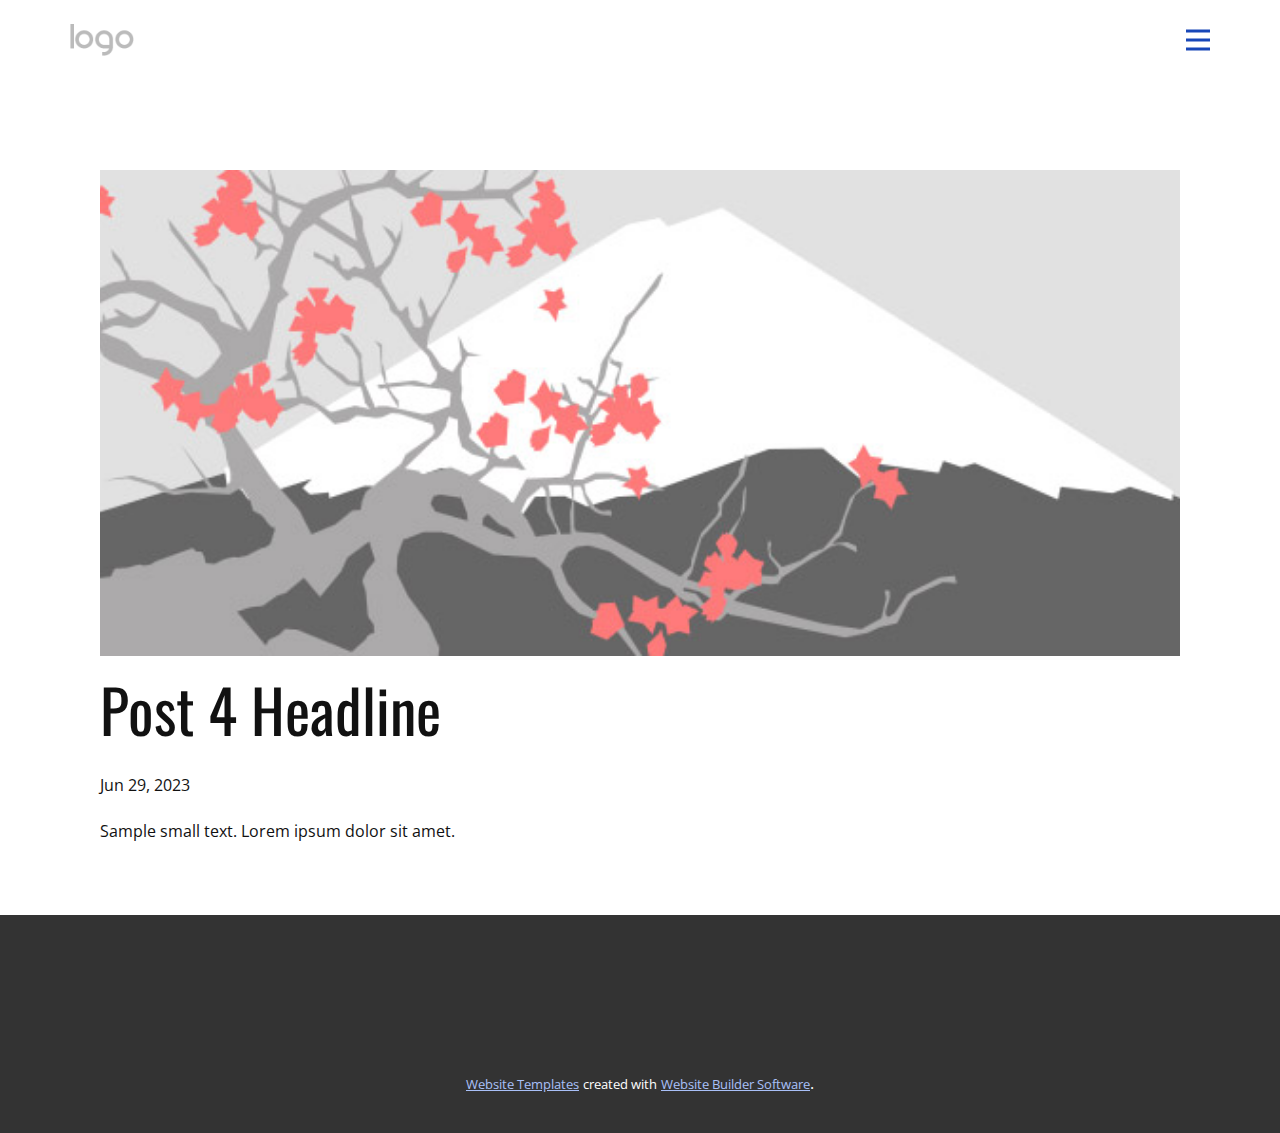
<file: frontend/html/WebSite5271632/blog/post-3.html>
<!DOCTYPE html>
<html style="font-size: 16px;" lang="en"><head>
    <meta name="viewport" content="width=device-width, initial-scale=1.0">
    <meta charset="utf-8">
    <meta name="keywords" content="Post 1 Headline">
    <meta name="description" content="">
    <title>Post 4 Headline</title>
    <link rel="stylesheet" href="../nicepage.css" media="screen">
<link rel="stylesheet" href="../Post-Template.css" media="screen">
    <script class="u-script" type="text/javascript" src="../jquery-1.9.1.min.js" defer=""></script>
    <script class="u-script" type="text/javascript" src="../nicepage.js" defer=""></script>
    <meta name="generator" content="Nicepage 5.12.9, nicepage.com">
    <link id="u-theme-google-font" rel="stylesheet" href="https://fonts.googleapis.com/css?family=Oswald:200,300,400,500,600,700|Open+Sans:300,300i,400,400i,500,500i,600,600i,700,700i,800,800i">
    
    
    <script type="application/ld+json">{
		"@context": "http://schema.org",
		"@type": "Organization",
		"name": "",
		"logo": "images/default-logo.png"
}</script>
    <meta name="theme-color" content="#1847b8">
  <meta data-intl-tel-input-cdn-path="intlTelInput/"></head>
  <body class="u-body u-xl-mode" data-lang="en"><header class="u-clearfix u-header u-header" id="sec-8ac9"><div class="u-clearfix u-sheet u-valign-middle u-sheet-1">
        <a href="https://nicepage.com" class="u-image u-logo u-image-1">
          <img src="../images/default-logo.png" class="u-logo-image u-logo-image-1">
        </a>
        <nav class="u-menu u-menu-hamburger u-offcanvas u-menu-1" data-responsive-from="XL">
          <div class="menu-collapse" style="font-size: 1rem; letter-spacing: 0px; font-weight: 700; text-transform: uppercase;">
            <a class="u-button-style u-custom-border u-custom-border-color u-custom-borders u-custom-left-right-menu-spacing u-custom-padding-bottom u-custom-text-active-color u-custom-text-color u-custom-text-hover-color u-custom-top-bottom-menu-spacing u-nav-link u-text-active-palette-1-base u-text-hover-palette-2-base u-text-palette-1-base" href="#">
              <svg class="u-svg-link" viewBox="0 0 24 24"><use xlink:href="#menu-hamburger"></use></svg>
              <svg class="u-svg-content" version="1.1" id="menu-hamburger" viewBox="0 0 16 16" x="0px" y="0px" xmlns:xlink="http://www.w3.org/1999/xlink" xmlns="http://www.w3.org/2000/svg"><g><rect y="1" width="16" height="2"></rect><rect y="7" width="16" height="2"></rect><rect y="13" width="16" height="2"></rect>
</g></svg>
            </a>
          </div>
          <div class="u-custom-menu u-nav-container">
            <ul class="u-nav u-spacing-20 u-unstyled u-nav-1"><li class="u-nav-item"><a class="u-button-style u-nav-link u-text-active-palette-1-base u-text-grey-90 u-text-hover-palette-1-base" href="#" style="padding: 10px;">home</a>
</li></ul>
          </div>
          <div class="u-custom-menu u-nav-container-collapse">
            <div class="u-black u-container-style u-inner-container-layout u-opacity u-opacity-95 u-sidenav">
              <div class="u-inner-container-layout u-sidenav-overflow">
                <div class="u-menu-close"></div>
                <ul class="u-align-center u-nav u-popupmenu-items u-unstyled u-nav-2"><li class="u-nav-item"><a class="u-button-style u-nav-link" href="#">home</a>
</li></ul>
              </div>
            </div>
            <div class="u-black u-menu-overlay u-opacity u-opacity-70"></div>
          </div>
        </nav>
      </div></header>
    <section class="u-align-center u-clearfix u-section-1" id="sec-b820">
      <div class="u-clearfix u-sheet u-valign-middle-md u-valign-middle-sm u-valign-middle-xs u-sheet-1"><!--post_details--><!--post_details_options_json--><!--{"source":""}--><!--/post_details_options_json--><!--blog_post-->
        <div class="u-container-style u-expanded-width u-post-details u-post-details-1">
          <div class="u-container-layout u-valign-middle u-container-layout-1"><!--blog_post_image-->
            <img alt="" class="u-blog-control u-expanded-width u-image u-image-default u-image-1" src="../images/0fd3416c.jpeg"><!--/blog_post_image--><!--blog_post_header-->
            <h2 class="u-blog-control u-text u-text-1">Post 4 Headline</h2><!--/blog_post_header--><!--blog_post_metadata-->
            <div class="u-blog-control u-metadata u-metadata-1"><!--blog_post_metadata_date-->
              <span class="u-meta-date u-meta-icon">Jun 29, 2023</span><!--/blog_post_metadata_date--><!--blog_post_metadata_category-->
              <!--/blog_post_metadata_category--><!--blog_post_metadata_comments-->
              <!--/blog_post_metadata_comments-->
            </div><!--/blog_post_metadata--><!--blog_post_content-->
            <div class="u-align-justify u-blog-control u-post-content u-text u-text-2 fr-view">
  Sample small text. Lorem ipsum dolor sit amet.
  </div><!--/blog_post_content-->
          </div>
        </div><!--/blog_post--><!--/post_details-->
      </div>
    </section>
    
    
    <footer class="u-align-center u-clearfix u-footer u-grey-80 u-footer" id="sec-60e0"><div class="u-clearfix u-sheet u-sheet-1"></div></footer>
    <section class="u-backlink u-clearfix u-grey-80">
      <a class="u-link" href="https://nicepage.com/website-templates" target="_blank">
        <span>Website Templates</span>
      </a>
      <p class="u-text">
        <span>created with</span>
      </p>
      <a class="u-link" href="" target="_blank">
        <span>Website Builder Software</span>
      </a>. 
    </section>
  
</body></html>
</file>
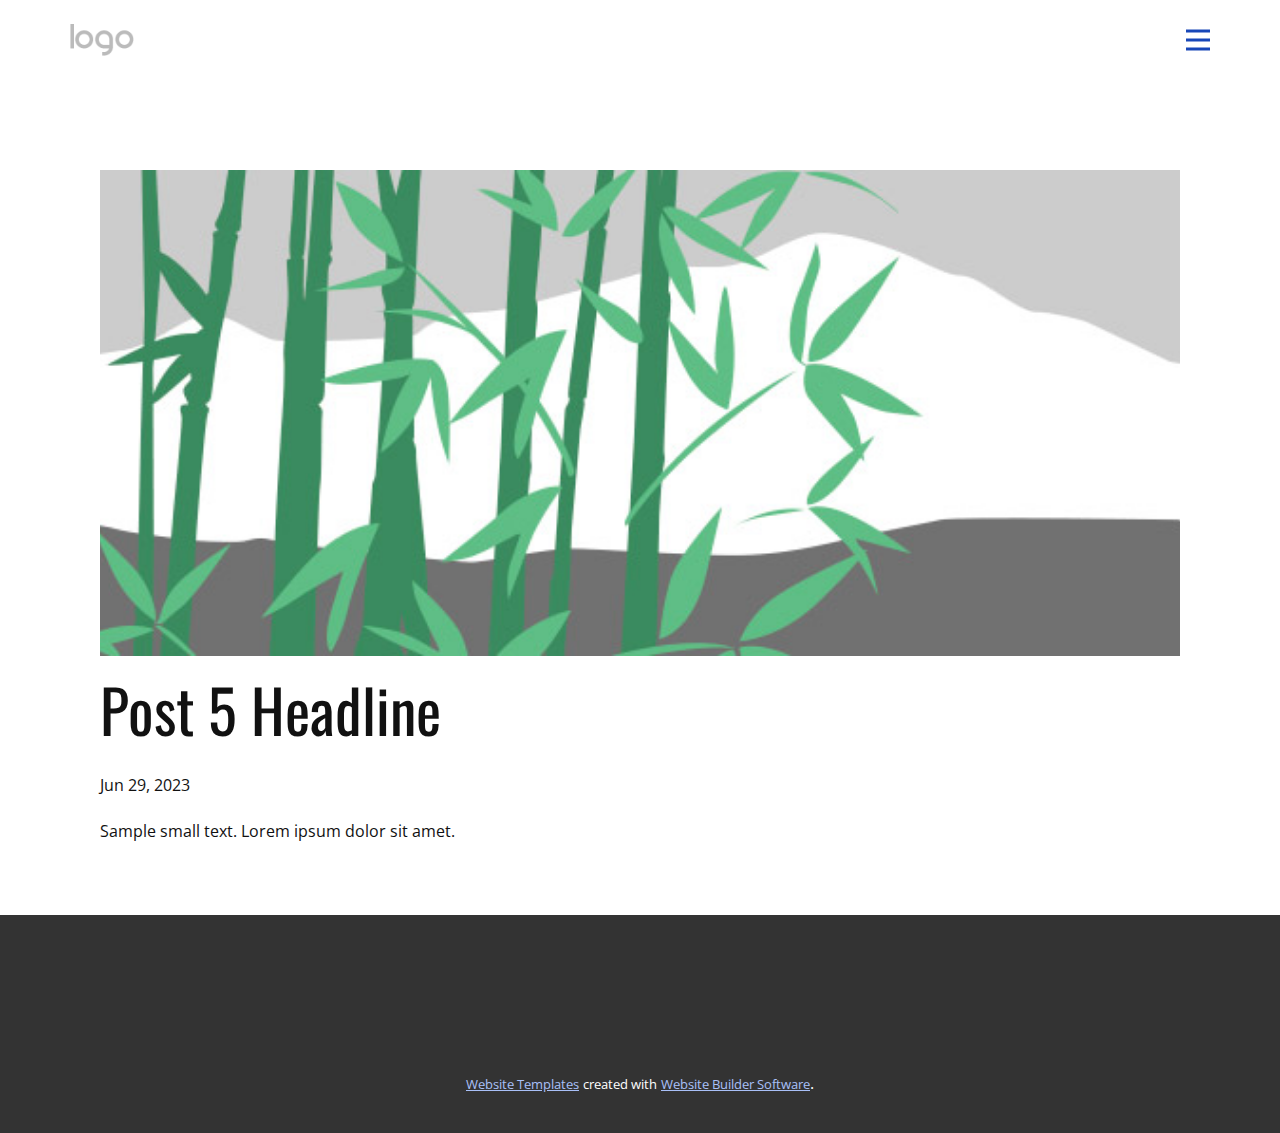
<file: frontend/html/WebSite5271632/blog/post-4.html>
<!DOCTYPE html>
<html style="font-size: 16px;" lang="en"><head>
    <meta name="viewport" content="width=device-width, initial-scale=1.0">
    <meta charset="utf-8">
    <meta name="keywords" content="Post 1 Headline">
    <meta name="description" content="">
    <title>Post 5 Headline</title>
    <link rel="stylesheet" href="../nicepage.css" media="screen">
<link rel="stylesheet" href="../Post-Template.css" media="screen">
    <script class="u-script" type="text/javascript" src="../jquery-1.9.1.min.js" defer=""></script>
    <script class="u-script" type="text/javascript" src="../nicepage.js" defer=""></script>
    <meta name="generator" content="Nicepage 5.12.9, nicepage.com">
    <link id="u-theme-google-font" rel="stylesheet" href="https://fonts.googleapis.com/css?family=Oswald:200,300,400,500,600,700|Open+Sans:300,300i,400,400i,500,500i,600,600i,700,700i,800,800i">
    
    
    <script type="application/ld+json">{
		"@context": "http://schema.org",
		"@type": "Organization",
		"name": "",
		"logo": "images/default-logo.png"
}</script>
    <meta name="theme-color" content="#1847b8">
  <meta data-intl-tel-input-cdn-path="intlTelInput/"></head>
  <body class="u-body u-xl-mode" data-lang="en"><header class="u-clearfix u-header u-header" id="sec-8ac9"><div class="u-clearfix u-sheet u-valign-middle u-sheet-1">
        <a href="https://nicepage.com" class="u-image u-logo u-image-1">
          <img src="../images/default-logo.png" class="u-logo-image u-logo-image-1">
        </a>
        <nav class="u-menu u-menu-hamburger u-offcanvas u-menu-1" data-responsive-from="XL">
          <div class="menu-collapse" style="font-size: 1rem; letter-spacing: 0px; font-weight: 700; text-transform: uppercase;">
            <a class="u-button-style u-custom-border u-custom-border-color u-custom-borders u-custom-left-right-menu-spacing u-custom-padding-bottom u-custom-text-active-color u-custom-text-color u-custom-text-hover-color u-custom-top-bottom-menu-spacing u-nav-link u-text-active-palette-1-base u-text-hover-palette-2-base u-text-palette-1-base" href="#">
              <svg class="u-svg-link" viewBox="0 0 24 24"><use xlink:href="#menu-hamburger"></use></svg>
              <svg class="u-svg-content" version="1.1" id="menu-hamburger" viewBox="0 0 16 16" x="0px" y="0px" xmlns:xlink="http://www.w3.org/1999/xlink" xmlns="http://www.w3.org/2000/svg"><g><rect y="1" width="16" height="2"></rect><rect y="7" width="16" height="2"></rect><rect y="13" width="16" height="2"></rect>
</g></svg>
            </a>
          </div>
          <div class="u-custom-menu u-nav-container">
            <ul class="u-nav u-spacing-20 u-unstyled u-nav-1"><li class="u-nav-item"><a class="u-button-style u-nav-link u-text-active-palette-1-base u-text-grey-90 u-text-hover-palette-1-base" href="#" style="padding: 10px;">home</a>
</li></ul>
          </div>
          <div class="u-custom-menu u-nav-container-collapse">
            <div class="u-black u-container-style u-inner-container-layout u-opacity u-opacity-95 u-sidenav">
              <div class="u-inner-container-layout u-sidenav-overflow">
                <div class="u-menu-close"></div>
                <ul class="u-align-center u-nav u-popupmenu-items u-unstyled u-nav-2"><li class="u-nav-item"><a class="u-button-style u-nav-link" href="#">home</a>
</li></ul>
              </div>
            </div>
            <div class="u-black u-menu-overlay u-opacity u-opacity-70"></div>
          </div>
        </nav>
      </div></header>
    <section class="u-align-center u-clearfix u-section-1" id="sec-b820">
      <div class="u-clearfix u-sheet u-valign-middle-md u-valign-middle-sm u-valign-middle-xs u-sheet-1"><!--post_details--><!--post_details_options_json--><!--{"source":""}--><!--/post_details_options_json--><!--blog_post-->
        <div class="u-container-style u-expanded-width u-post-details u-post-details-1">
          <div class="u-container-layout u-valign-middle u-container-layout-1"><!--blog_post_image-->
            <img alt="" class="u-blog-control u-expanded-width u-image u-image-default u-image-1" src="../images/68f64b9d.jpeg"><!--/blog_post_image--><!--blog_post_header-->
            <h2 class="u-blog-control u-text u-text-1">Post 5 Headline</h2><!--/blog_post_header--><!--blog_post_metadata-->
            <div class="u-blog-control u-metadata u-metadata-1"><!--blog_post_metadata_date-->
              <span class="u-meta-date u-meta-icon">Jun 29, 2023</span><!--/blog_post_metadata_date--><!--blog_post_metadata_category-->
              <!--/blog_post_metadata_category--><!--blog_post_metadata_comments-->
              <!--/blog_post_metadata_comments-->
            </div><!--/blog_post_metadata--><!--blog_post_content-->
            <div class="u-align-justify u-blog-control u-post-content u-text u-text-2 fr-view">
  Sample small text. Lorem ipsum dolor sit amet.
  </div><!--/blog_post_content-->
          </div>
        </div><!--/blog_post--><!--/post_details-->
      </div>
    </section>
    
    
    <footer class="u-align-center u-clearfix u-footer u-grey-80 u-footer" id="sec-60e0"><div class="u-clearfix u-sheet u-sheet-1"></div></footer>
    <section class="u-backlink u-clearfix u-grey-80">
      <a class="u-link" href="https://nicepage.com/website-templates" target="_blank">
        <span>Website Templates</span>
      </a>
      <p class="u-text">
        <span>created with</span>
      </p>
      <a class="u-link" href="" target="_blank">
        <span>Website Builder Software</span>
      </a>. 
    </section>
  
</body></html>
</file>
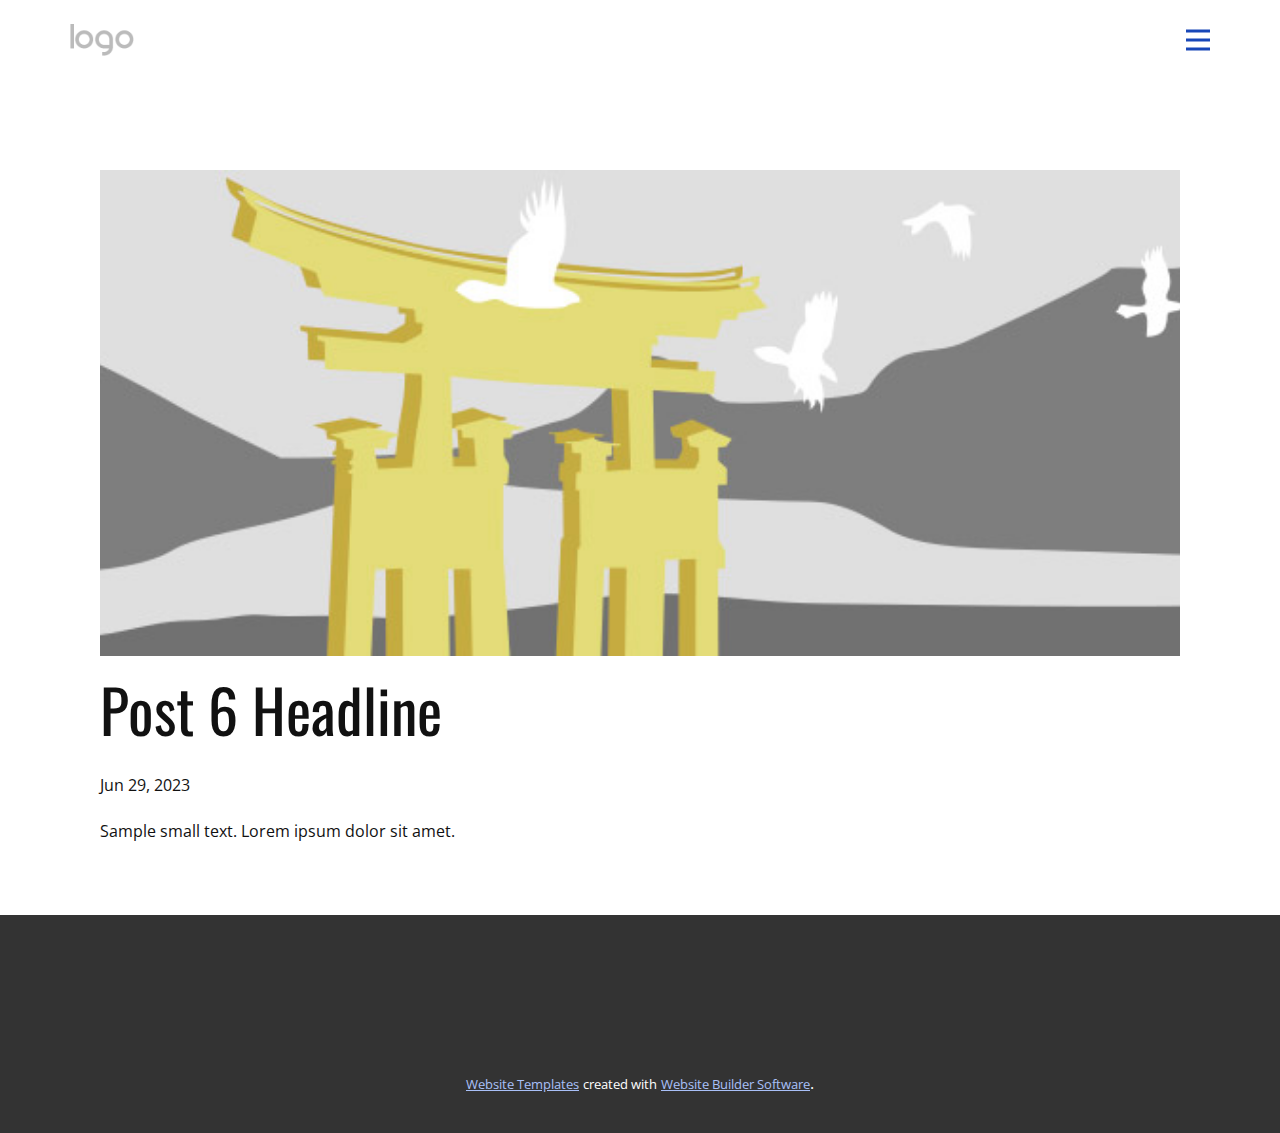
<file: frontend/html/WebSite5271632/blog/post-5.html>
<!DOCTYPE html>
<html style="font-size: 16px;" lang="en"><head>
    <meta name="viewport" content="width=device-width, initial-scale=1.0">
    <meta charset="utf-8">
    <meta name="keywords" content="Post 1 Headline">
    <meta name="description" content="">
    <title>Post 6 Headline</title>
    <link rel="stylesheet" href="../nicepage.css" media="screen">
<link rel="stylesheet" href="../Post-Template.css" media="screen">
    <script class="u-script" type="text/javascript" src="../jquery-1.9.1.min.js" defer=""></script>
    <script class="u-script" type="text/javascript" src="../nicepage.js" defer=""></script>
    <meta name="generator" content="Nicepage 5.12.9, nicepage.com">
    <link id="u-theme-google-font" rel="stylesheet" href="https://fonts.googleapis.com/css?family=Oswald:200,300,400,500,600,700|Open+Sans:300,300i,400,400i,500,500i,600,600i,700,700i,800,800i">
    
    
    <script type="application/ld+json">{
		"@context": "http://schema.org",
		"@type": "Organization",
		"name": "",
		"logo": "images/default-logo.png"
}</script>
    <meta name="theme-color" content="#1847b8">
  <meta data-intl-tel-input-cdn-path="intlTelInput/"></head>
  <body class="u-body u-xl-mode" data-lang="en"><header class="u-clearfix u-header u-header" id="sec-8ac9"><div class="u-clearfix u-sheet u-valign-middle u-sheet-1">
        <a href="https://nicepage.com" class="u-image u-logo u-image-1">
          <img src="../images/default-logo.png" class="u-logo-image u-logo-image-1">
        </a>
        <nav class="u-menu u-menu-hamburger u-offcanvas u-menu-1" data-responsive-from="XL">
          <div class="menu-collapse" style="font-size: 1rem; letter-spacing: 0px; font-weight: 700; text-transform: uppercase;">
            <a class="u-button-style u-custom-border u-custom-border-color u-custom-borders u-custom-left-right-menu-spacing u-custom-padding-bottom u-custom-text-active-color u-custom-text-color u-custom-text-hover-color u-custom-top-bottom-menu-spacing u-nav-link u-text-active-palette-1-base u-text-hover-palette-2-base u-text-palette-1-base" href="#">
              <svg class="u-svg-link" viewBox="0 0 24 24"><use xlink:href="#menu-hamburger"></use></svg>
              <svg class="u-svg-content" version="1.1" id="menu-hamburger" viewBox="0 0 16 16" x="0px" y="0px" xmlns:xlink="http://www.w3.org/1999/xlink" xmlns="http://www.w3.org/2000/svg"><g><rect y="1" width="16" height="2"></rect><rect y="7" width="16" height="2"></rect><rect y="13" width="16" height="2"></rect>
</g></svg>
            </a>
          </div>
          <div class="u-custom-menu u-nav-container">
            <ul class="u-nav u-spacing-20 u-unstyled u-nav-1"><li class="u-nav-item"><a class="u-button-style u-nav-link u-text-active-palette-1-base u-text-grey-90 u-text-hover-palette-1-base" href="#" style="padding: 10px;">home</a>
</li></ul>
          </div>
          <div class="u-custom-menu u-nav-container-collapse">
            <div class="u-black u-container-style u-inner-container-layout u-opacity u-opacity-95 u-sidenav">
              <div class="u-inner-container-layout u-sidenav-overflow">
                <div class="u-menu-close"></div>
                <ul class="u-align-center u-nav u-popupmenu-items u-unstyled u-nav-2"><li class="u-nav-item"><a class="u-button-style u-nav-link" href="#">home</a>
</li></ul>
              </div>
            </div>
            <div class="u-black u-menu-overlay u-opacity u-opacity-70"></div>
          </div>
        </nav>
      </div></header>
    <section class="u-align-center u-clearfix u-section-1" id="sec-b820">
      <div class="u-clearfix u-sheet u-valign-middle-md u-valign-middle-sm u-valign-middle-xs u-sheet-1"><!--post_details--><!--post_details_options_json--><!--{"source":""}--><!--/post_details_options_json--><!--blog_post-->
        <div class="u-container-style u-expanded-width u-post-details u-post-details-1">
          <div class="u-container-layout u-valign-middle u-container-layout-1"><!--blog_post_image-->
            <img alt="" class="u-blog-control u-expanded-width u-image u-image-default u-image-1" src="../images/8ad73f3c.jpeg"><!--/blog_post_image--><!--blog_post_header-->
            <h2 class="u-blog-control u-text u-text-1">Post 6 Headline</h2><!--/blog_post_header--><!--blog_post_metadata-->
            <div class="u-blog-control u-metadata u-metadata-1"><!--blog_post_metadata_date-->
              <span class="u-meta-date u-meta-icon">Jun 29, 2023</span><!--/blog_post_metadata_date--><!--blog_post_metadata_category-->
              <!--/blog_post_metadata_category--><!--blog_post_metadata_comments-->
              <!--/blog_post_metadata_comments-->
            </div><!--/blog_post_metadata--><!--blog_post_content-->
            <div class="u-align-justify u-blog-control u-post-content u-text u-text-2 fr-view">
  Sample small text. Lorem ipsum dolor sit amet.
  </div><!--/blog_post_content-->
          </div>
        </div><!--/blog_post--><!--/post_details-->
      </div>
    </section>
    
    
    <footer class="u-align-center u-clearfix u-footer u-grey-80 u-footer" id="sec-60e0"><div class="u-clearfix u-sheet u-sheet-1"></div></footer>
    <section class="u-backlink u-clearfix u-grey-80">
      <a class="u-link" href="https://nicepage.com/website-templates" target="_blank">
        <span>Website Templates</span>
      </a>
      <p class="u-text">
        <span>created with</span>
      </p>
      <a class="u-link" href="" target="_blank">
        <span>Website Builder Software</span>
      </a>. 
    </section>
  
</body></html>
</file>
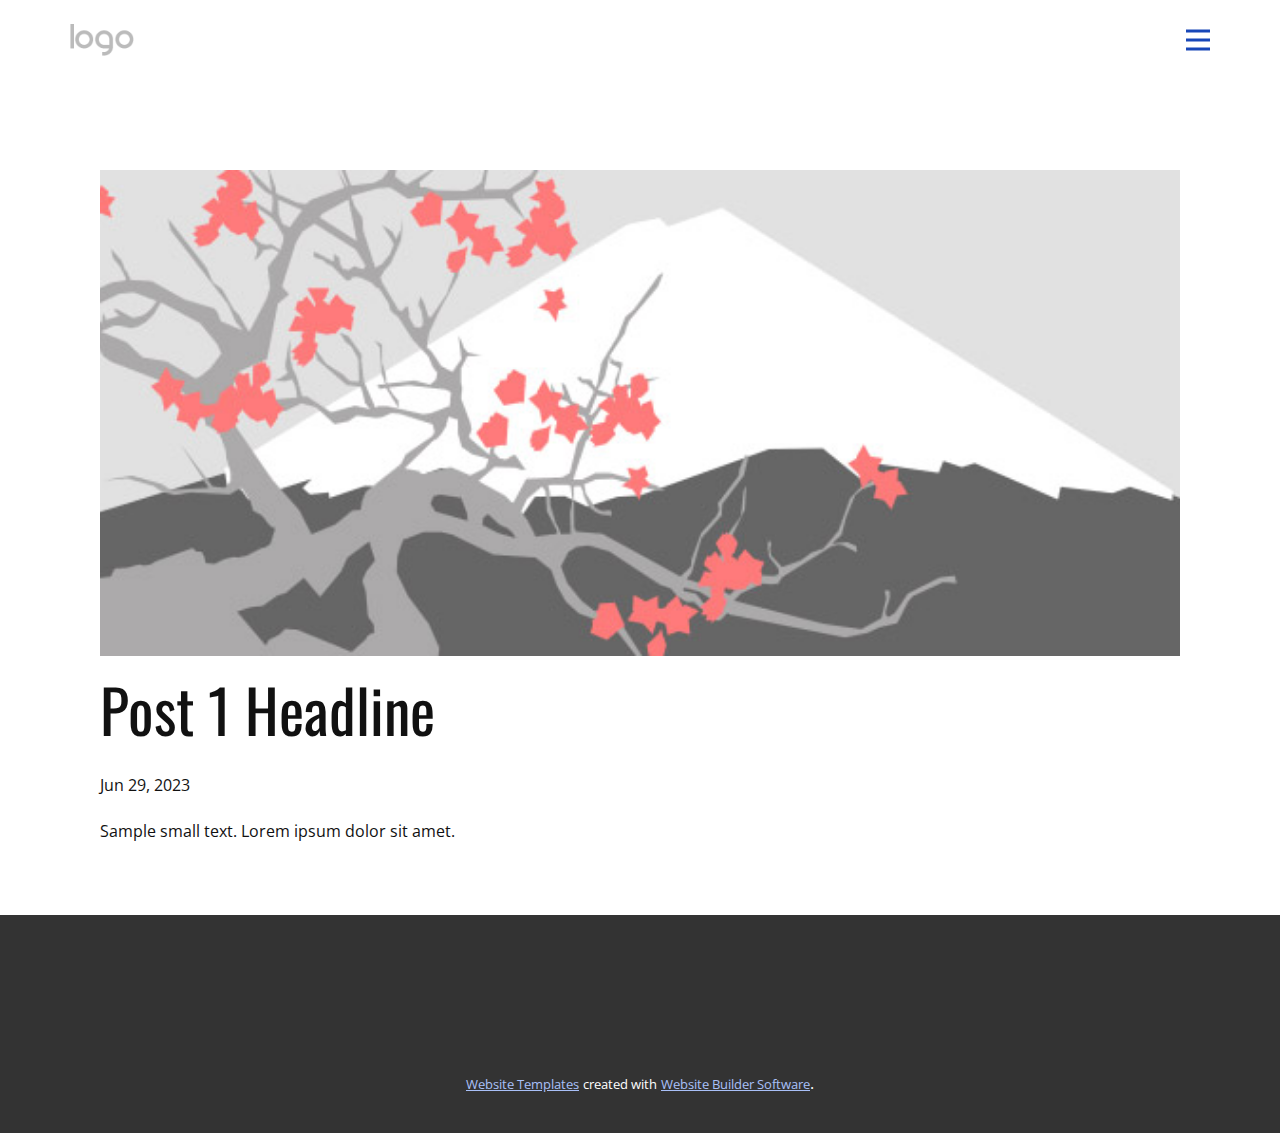
<file: frontend/html/WebSite5271632/blog/post.html>
<!DOCTYPE html>
<html style="font-size: 16px;" lang="en"><head>
    <meta name="viewport" content="width=device-width, initial-scale=1.0">
    <meta charset="utf-8">
    <meta name="keywords" content="Post 1 Headline">
    <meta name="description" content="">
    <title>Post 1 Headline</title>
    <link rel="stylesheet" href="../nicepage.css" media="screen">
<link rel="stylesheet" href="../Post-Template.css" media="screen">
    <script class="u-script" type="text/javascript" src="../jquery-1.9.1.min.js" defer=""></script>
    <script class="u-script" type="text/javascript" src="../nicepage.js" defer=""></script>
    <meta name="generator" content="Nicepage 5.12.9, nicepage.com">
    <link id="u-theme-google-font" rel="stylesheet" href="https://fonts.googleapis.com/css?family=Oswald:200,300,400,500,600,700|Open+Sans:300,300i,400,400i,500,500i,600,600i,700,700i,800,800i">
    
    
    <script type="application/ld+json">{
		"@context": "http://schema.org",
		"@type": "Organization",
		"name": "",
		"logo": "images/default-logo.png"
}</script>
    <meta name="theme-color" content="#1847b8">
  <meta data-intl-tel-input-cdn-path="intlTelInput/"></head>
  <body class="u-body u-xl-mode" data-lang="en"><header class="u-clearfix u-header u-header" id="sec-8ac9"><div class="u-clearfix u-sheet u-valign-middle u-sheet-1">
        <a href="https://nicepage.com" class="u-image u-logo u-image-1">
          <img src="../images/default-logo.png" class="u-logo-image u-logo-image-1">
        </a>
        <nav class="u-menu u-menu-hamburger u-offcanvas u-menu-1" data-responsive-from="XL">
          <div class="menu-collapse" style="font-size: 1rem; letter-spacing: 0px; font-weight: 700; text-transform: uppercase;">
            <a class="u-button-style u-custom-border u-custom-border-color u-custom-borders u-custom-left-right-menu-spacing u-custom-padding-bottom u-custom-text-active-color u-custom-text-color u-custom-text-hover-color u-custom-top-bottom-menu-spacing u-nav-link u-text-active-palette-1-base u-text-hover-palette-2-base u-text-palette-1-base" href="#">
              <svg class="u-svg-link" viewBox="0 0 24 24"><use xlink:href="#menu-hamburger"></use></svg>
              <svg class="u-svg-content" version="1.1" id="menu-hamburger" viewBox="0 0 16 16" x="0px" y="0px" xmlns:xlink="http://www.w3.org/1999/xlink" xmlns="http://www.w3.org/2000/svg"><g><rect y="1" width="16" height="2"></rect><rect y="7" width="16" height="2"></rect><rect y="13" width="16" height="2"></rect>
</g></svg>
            </a>
          </div>
          <div class="u-custom-menu u-nav-container">
            <ul class="u-nav u-spacing-20 u-unstyled u-nav-1"><li class="u-nav-item"><a class="u-button-style u-nav-link u-text-active-palette-1-base u-text-grey-90 u-text-hover-palette-1-base" href="#" style="padding: 10px;">home</a>
</li></ul>
          </div>
          <div class="u-custom-menu u-nav-container-collapse">
            <div class="u-black u-container-style u-inner-container-layout u-opacity u-opacity-95 u-sidenav">
              <div class="u-inner-container-layout u-sidenav-overflow">
                <div class="u-menu-close"></div>
                <ul class="u-align-center u-nav u-popupmenu-items u-unstyled u-nav-2"><li class="u-nav-item"><a class="u-button-style u-nav-link" href="#">home</a>
</li></ul>
              </div>
            </div>
            <div class="u-black u-menu-overlay u-opacity u-opacity-70"></div>
          </div>
        </nav>
      </div></header>
    <section class="u-align-center u-clearfix u-section-1" id="sec-b820">
      <div class="u-clearfix u-sheet u-valign-middle-md u-valign-middle-sm u-valign-middle-xs u-sheet-1"><!--post_details--><!--post_details_options_json--><!--{"source":""}--><!--/post_details_options_json--><!--blog_post-->
        <div class="u-container-style u-expanded-width u-post-details u-post-details-1">
          <div class="u-container-layout u-valign-middle u-container-layout-1"><!--blog_post_image-->
            <img alt="" class="u-blog-control u-expanded-width u-image u-image-default u-image-1" src="../images/0fd3416c.jpeg"><!--/blog_post_image--><!--blog_post_header-->
            <h2 class="u-blog-control u-text u-text-1">Post 1 Headline</h2><!--/blog_post_header--><!--blog_post_metadata-->
            <div class="u-blog-control u-metadata u-metadata-1"><!--blog_post_metadata_date-->
              <span class="u-meta-date u-meta-icon">Jun 29, 2023</span><!--/blog_post_metadata_date--><!--blog_post_metadata_category-->
              <!--/blog_post_metadata_category--><!--blog_post_metadata_comments-->
              <!--/blog_post_metadata_comments-->
            </div><!--/blog_post_metadata--><!--blog_post_content-->
            <div class="u-align-justify u-blog-control u-post-content u-text u-text-2 fr-view">
  Sample small text. Lorem ipsum dolor sit amet.
  </div><!--/blog_post_content-->
          </div>
        </div><!--/blog_post--><!--/post_details-->
      </div>
    </section>
    
    
    <footer class="u-align-center u-clearfix u-footer u-grey-80 u-footer" id="sec-60e0"><div class="u-clearfix u-sheet u-sheet-1"></div></footer>
    <section class="u-backlink u-clearfix u-grey-80">
      <a class="u-link" href="https://nicepage.com/website-templates" target="_blank">
        <span>Website Templates</span>
      </a>
      <p class="u-text">
        <span>created with</span>
      </p>
      <a class="u-link" href="" target="_blank">
        <span>Website Builder Software</span>
      </a>. 
    </section>
  
</body></html>
</file>
